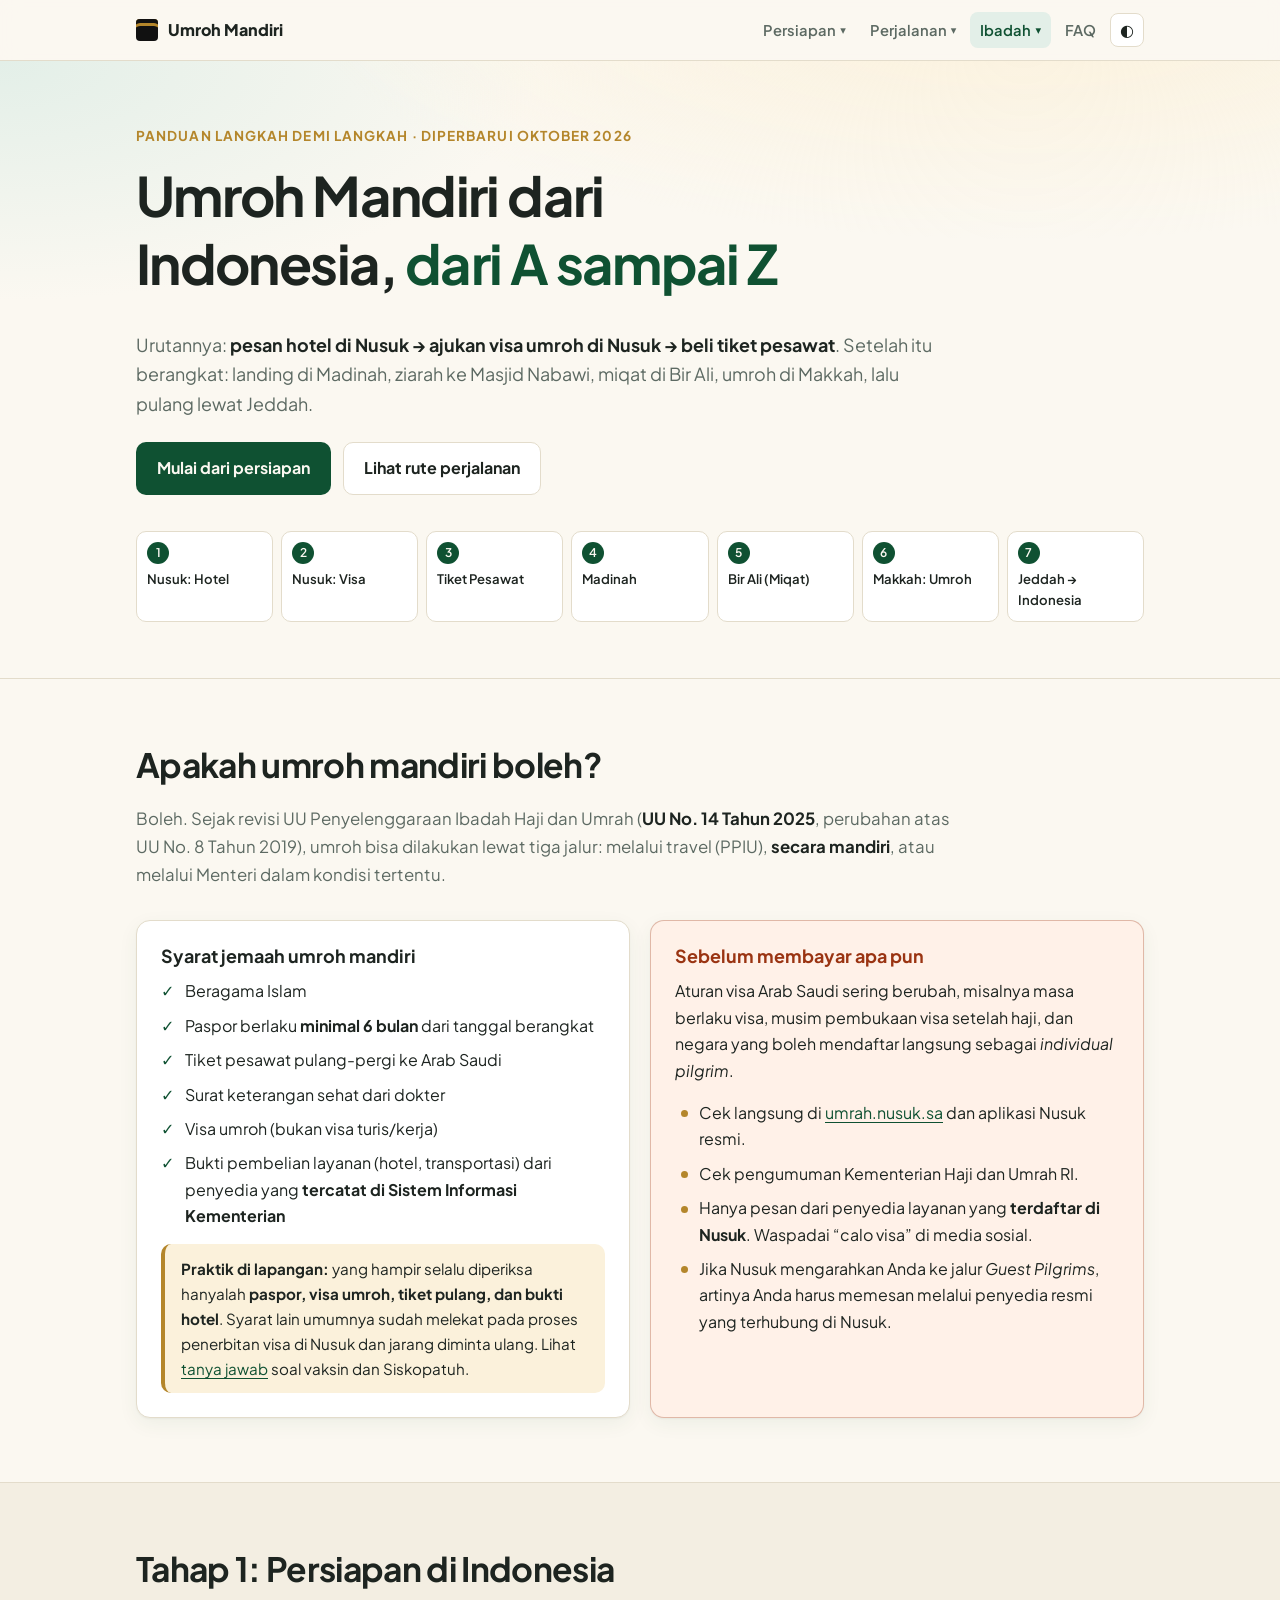
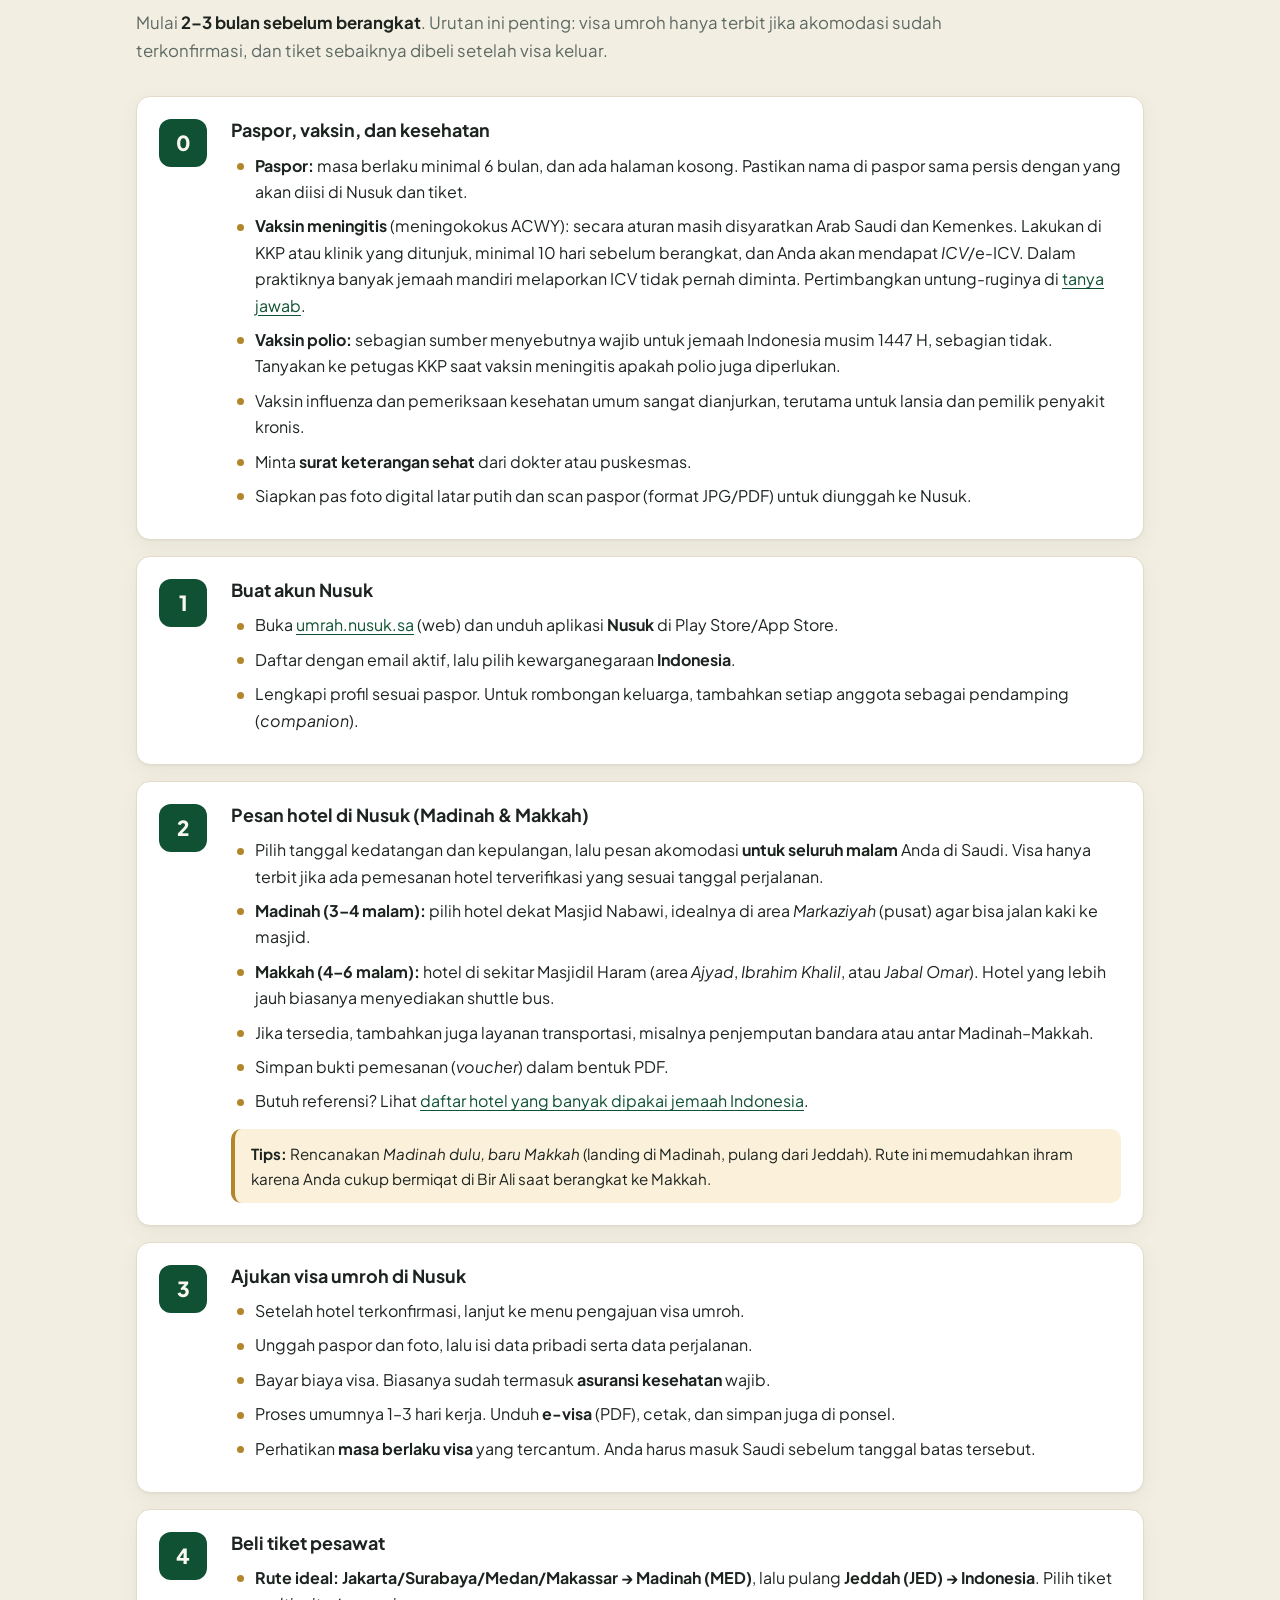
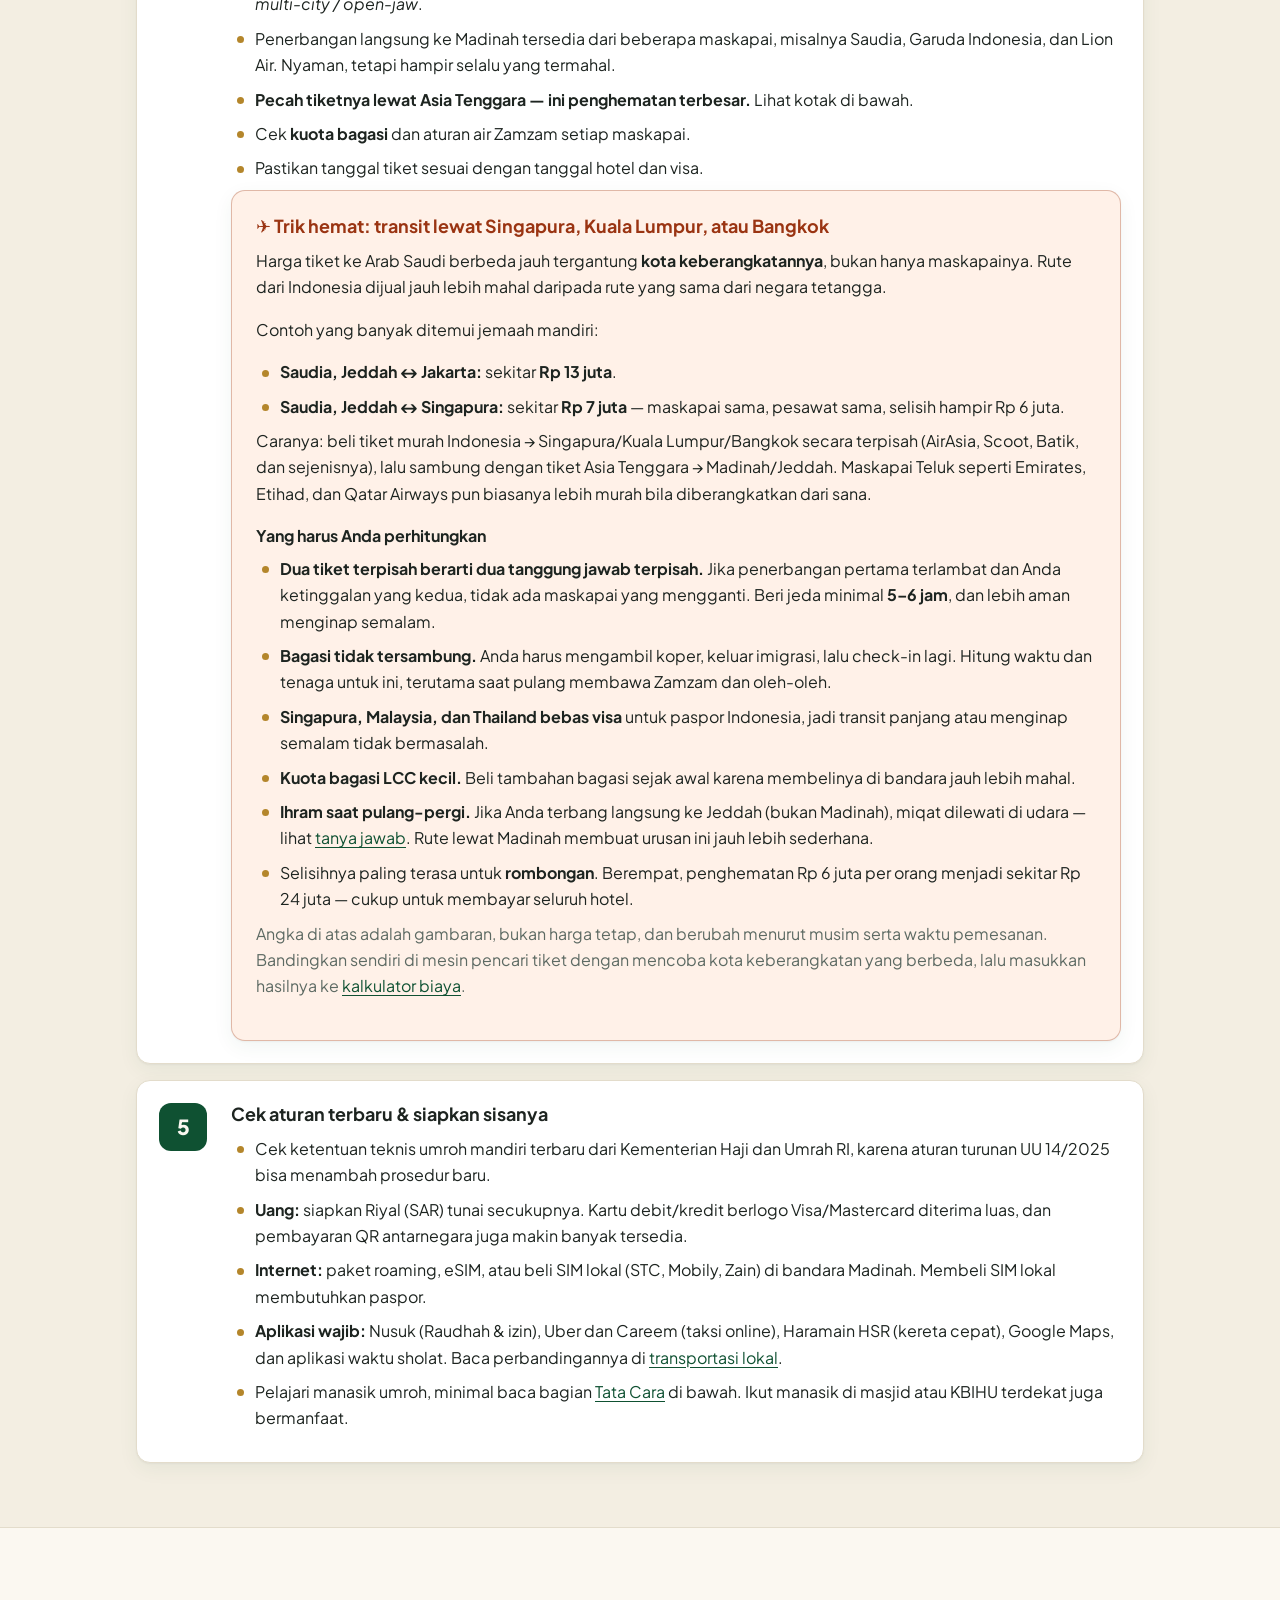
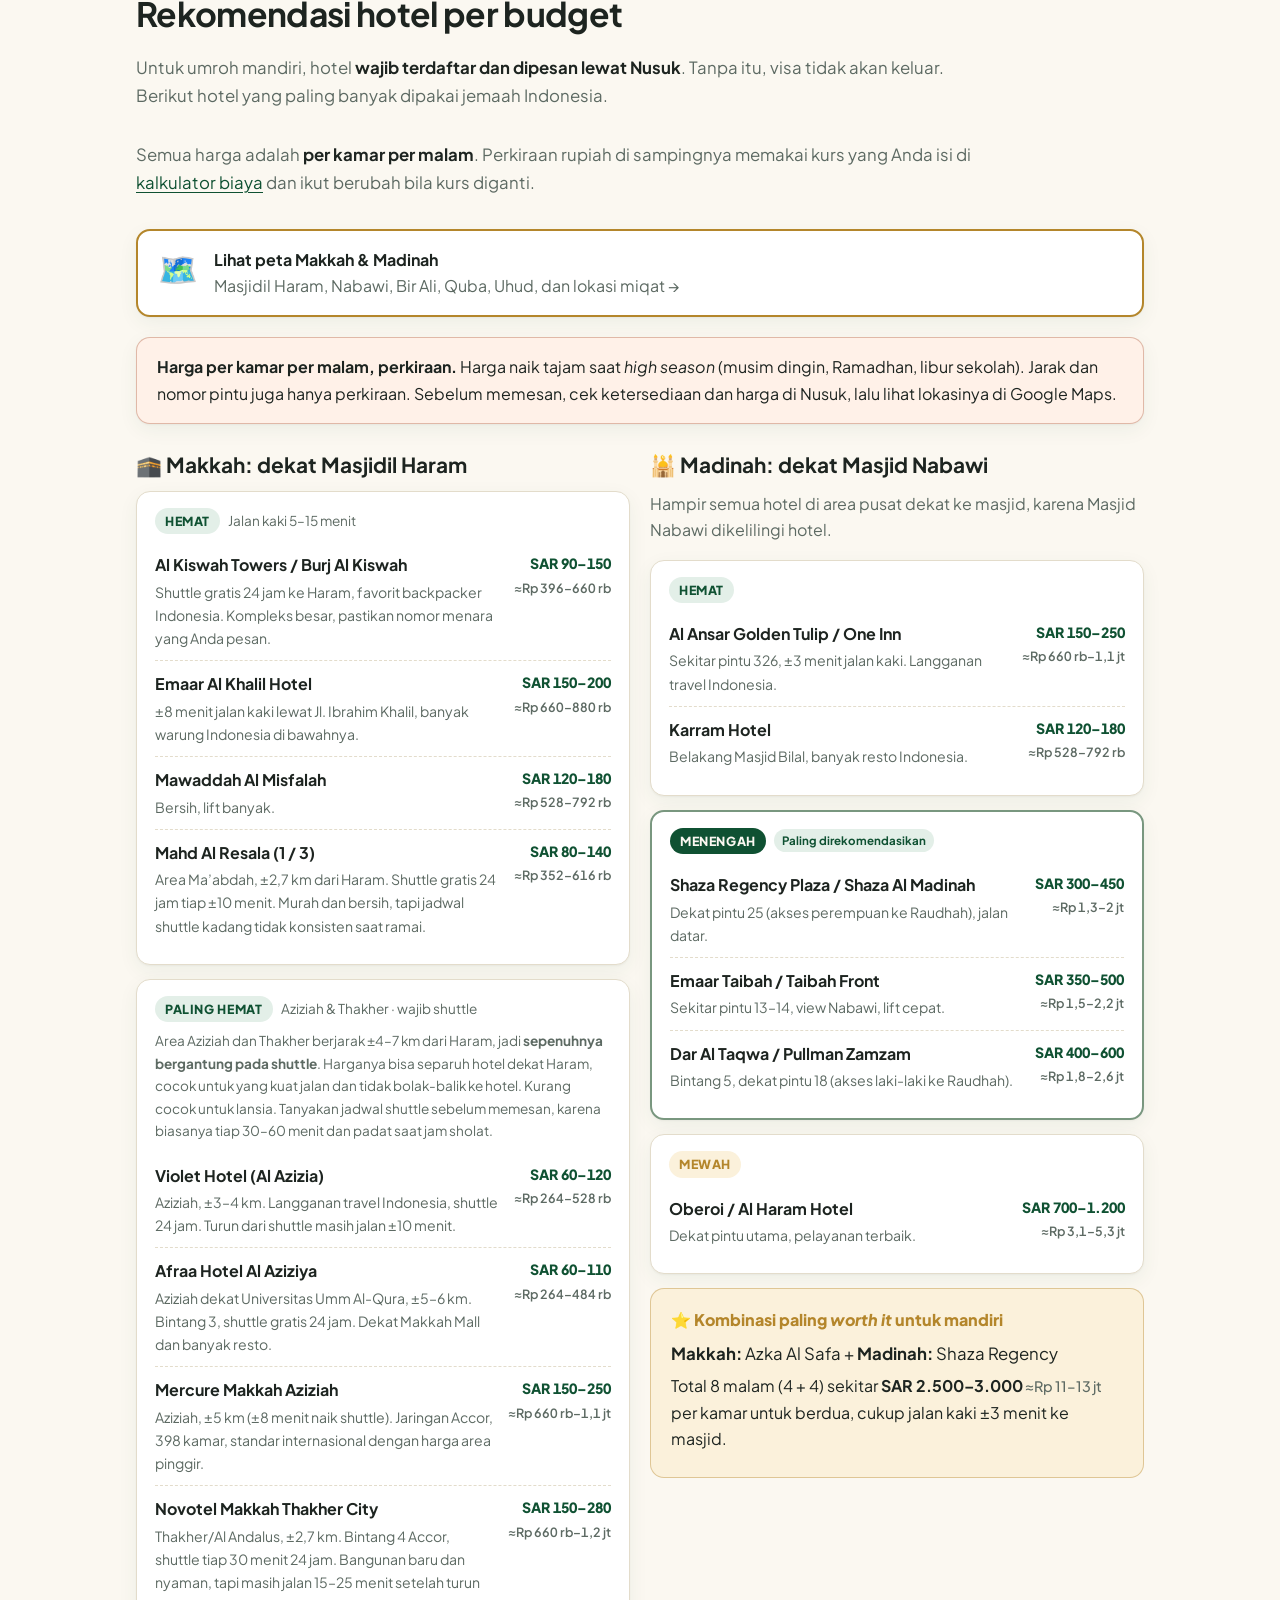
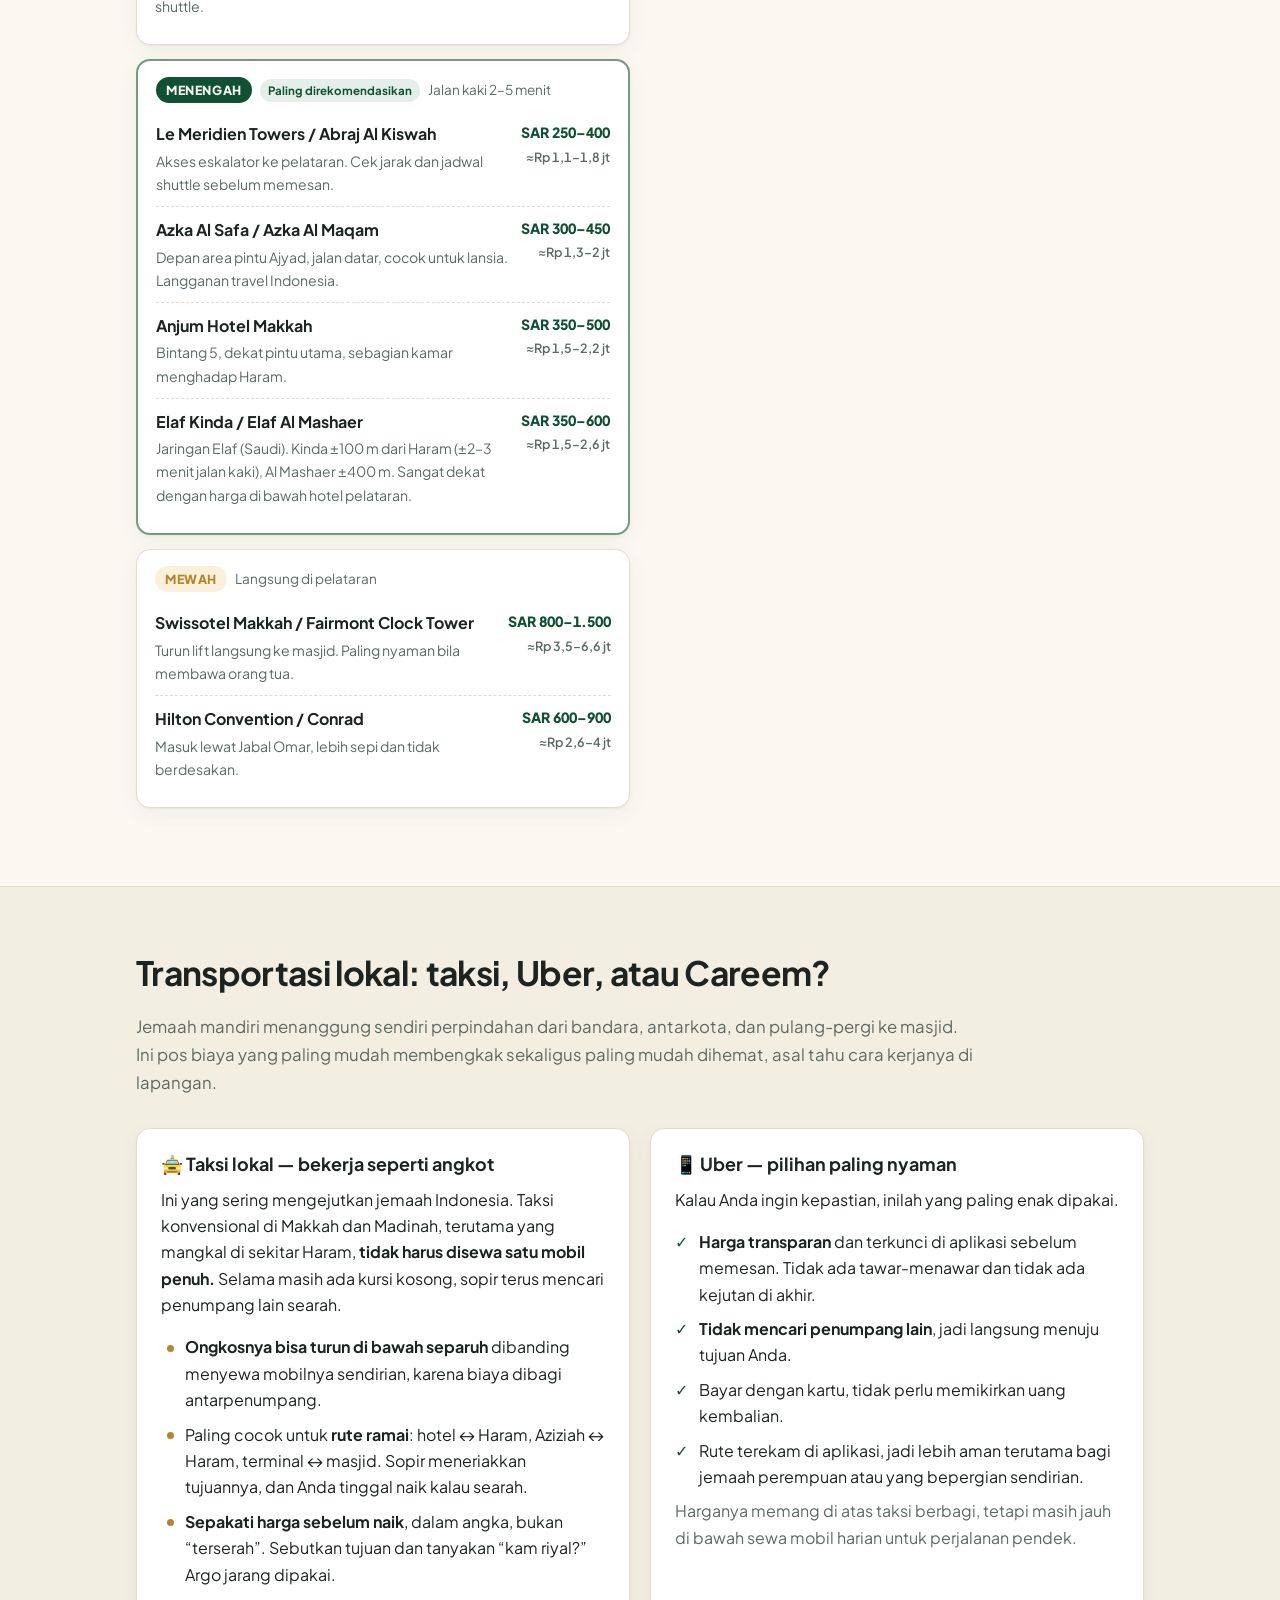
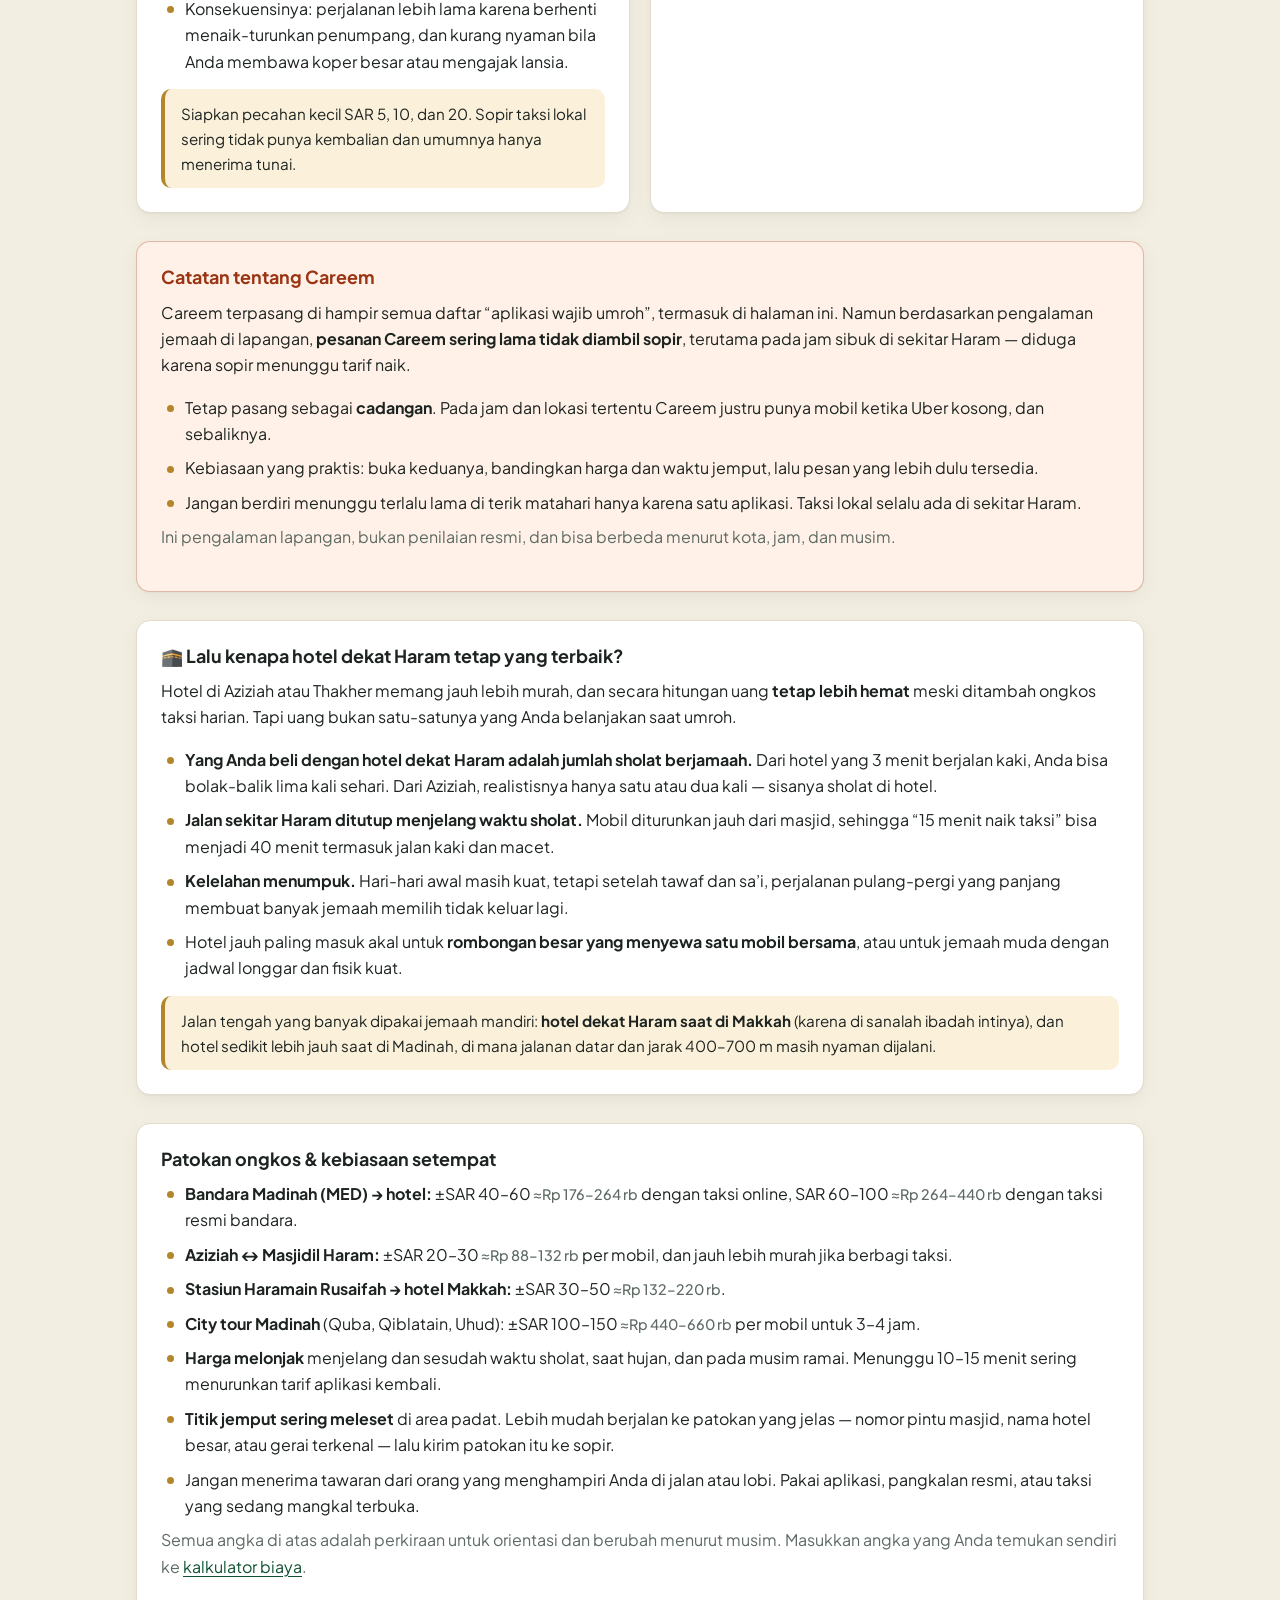
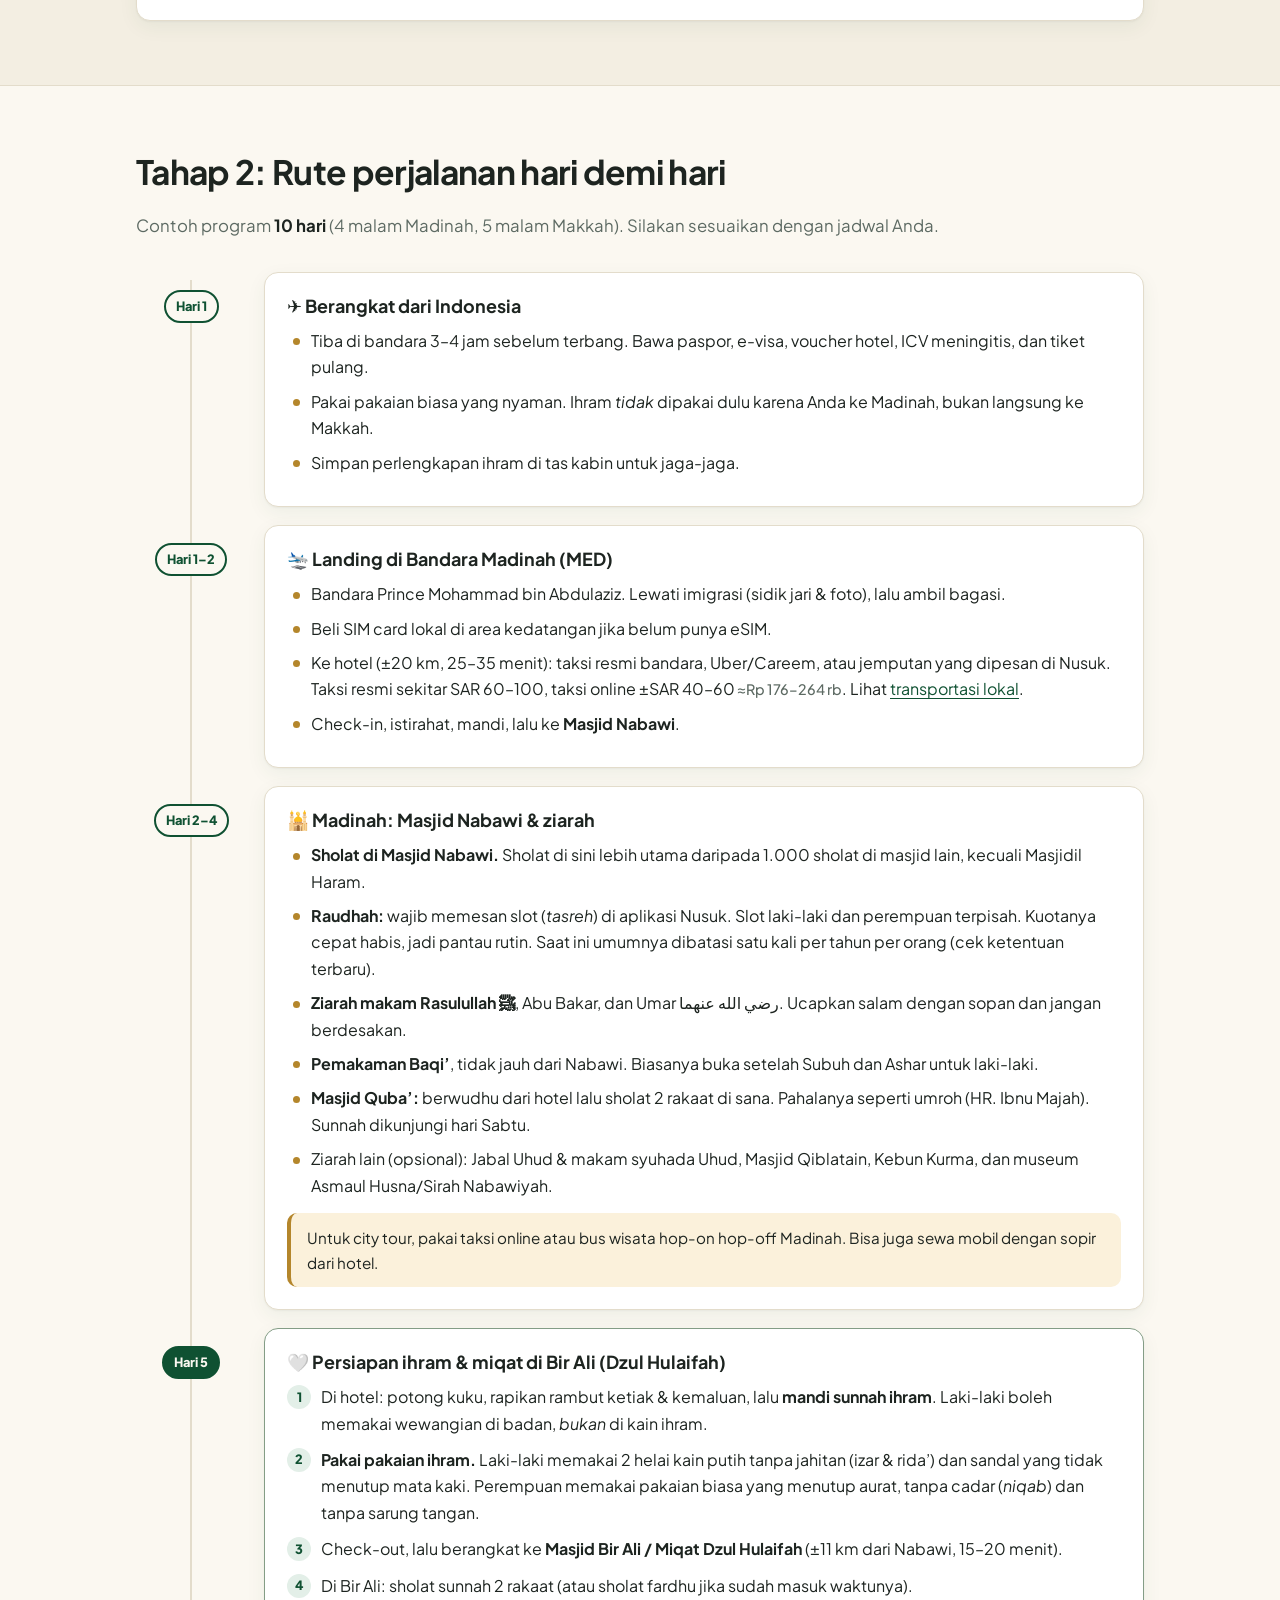
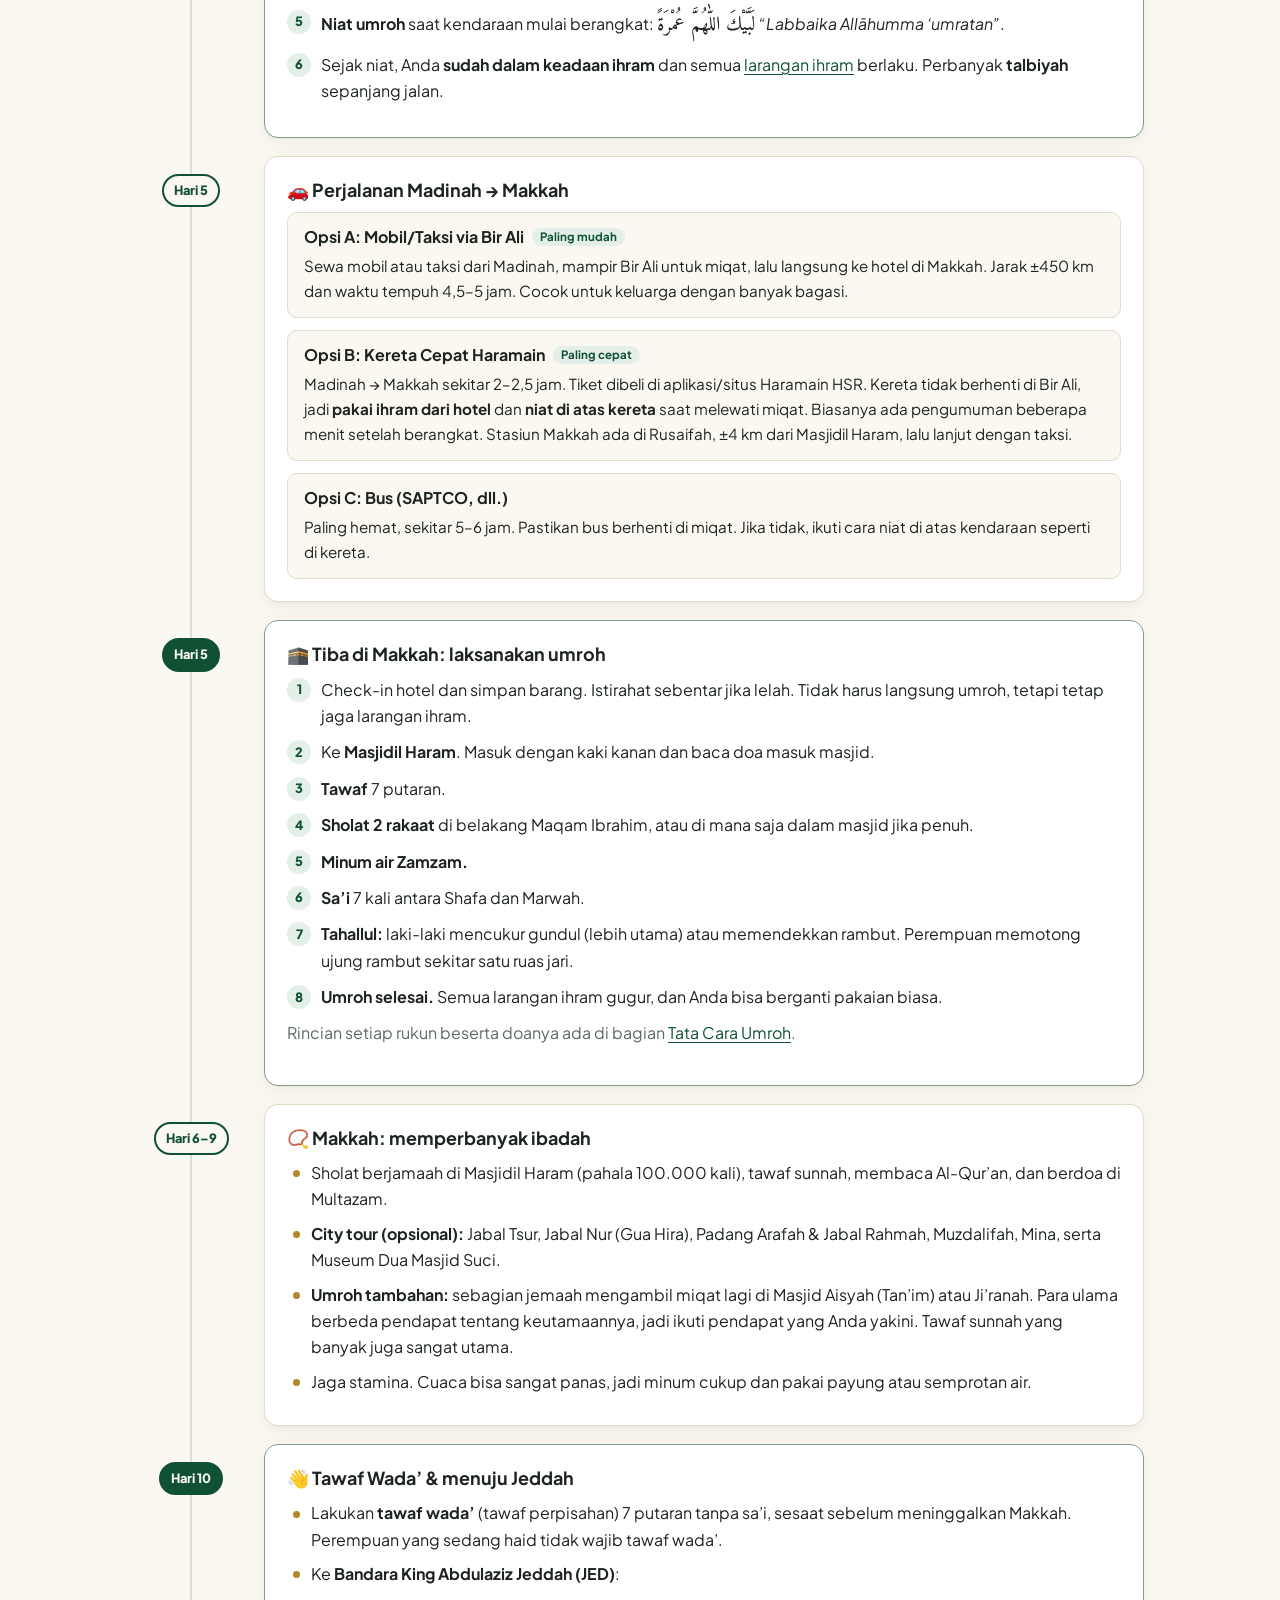
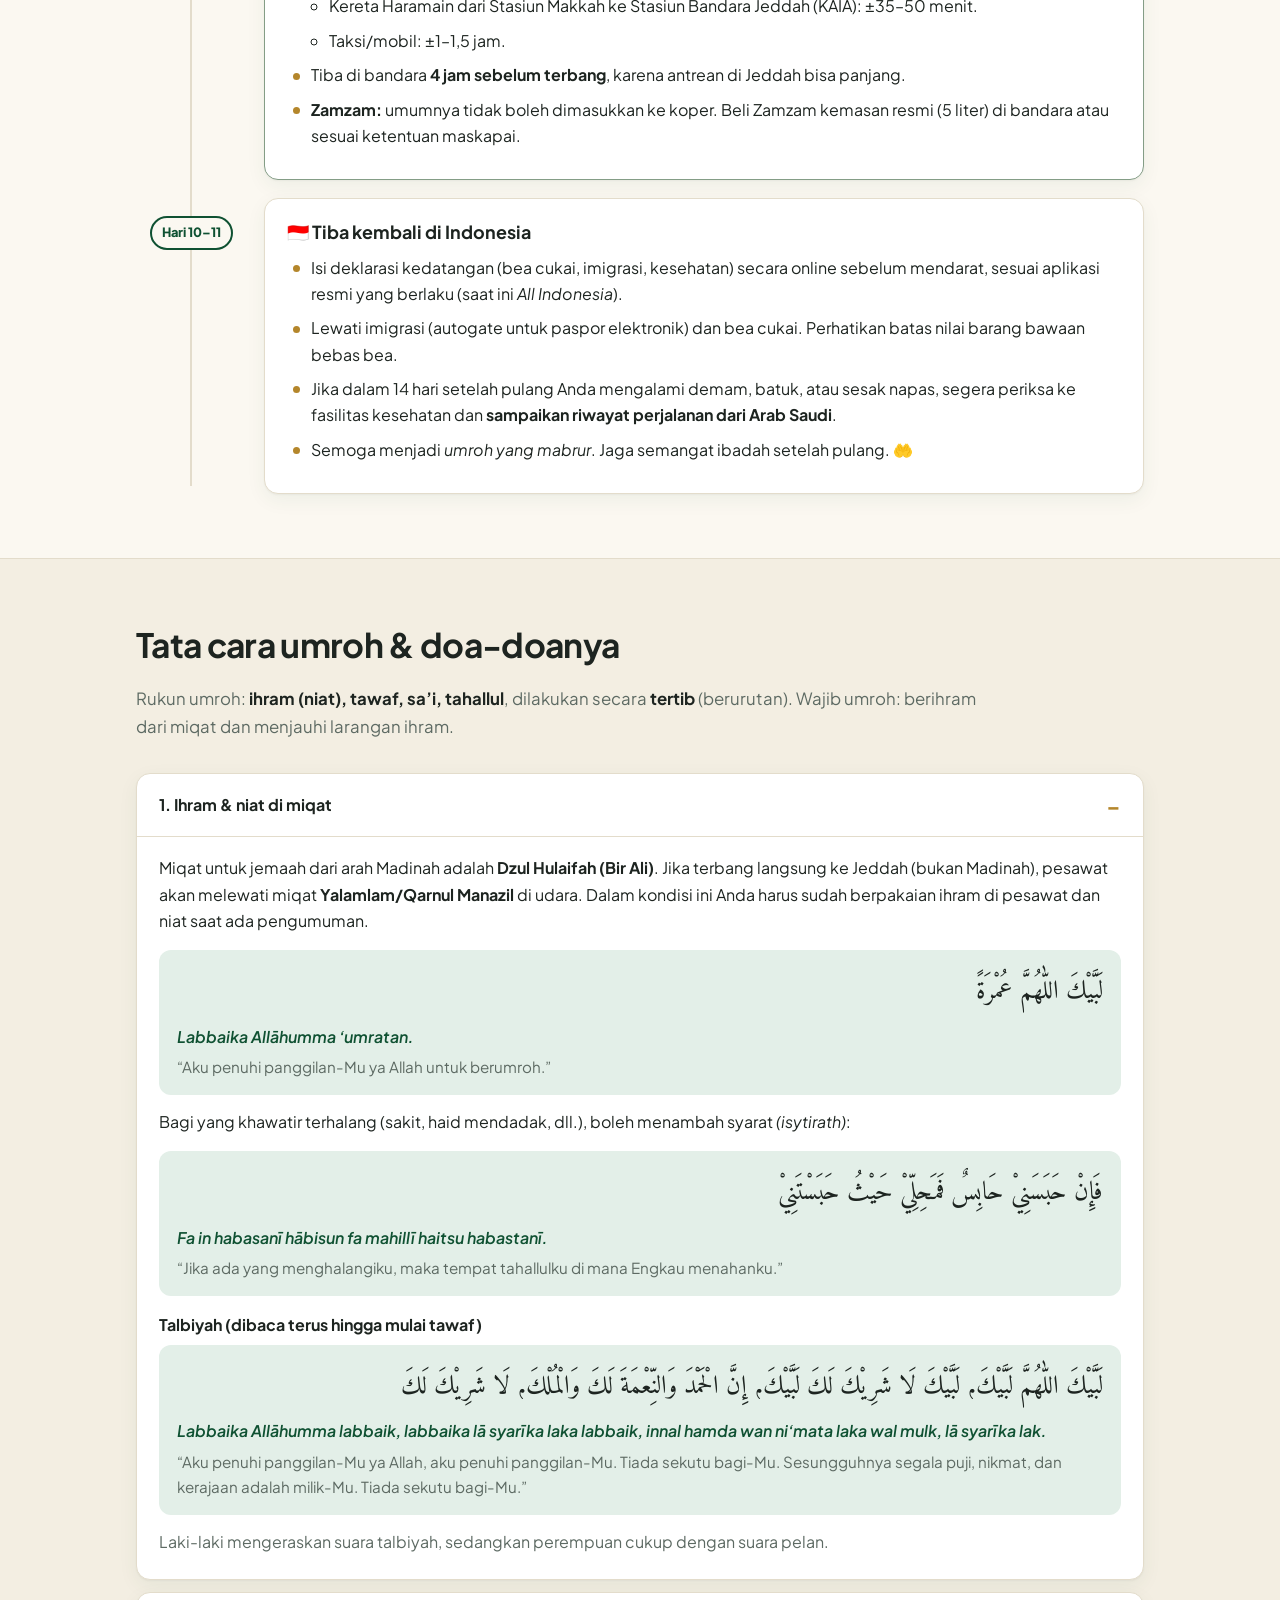
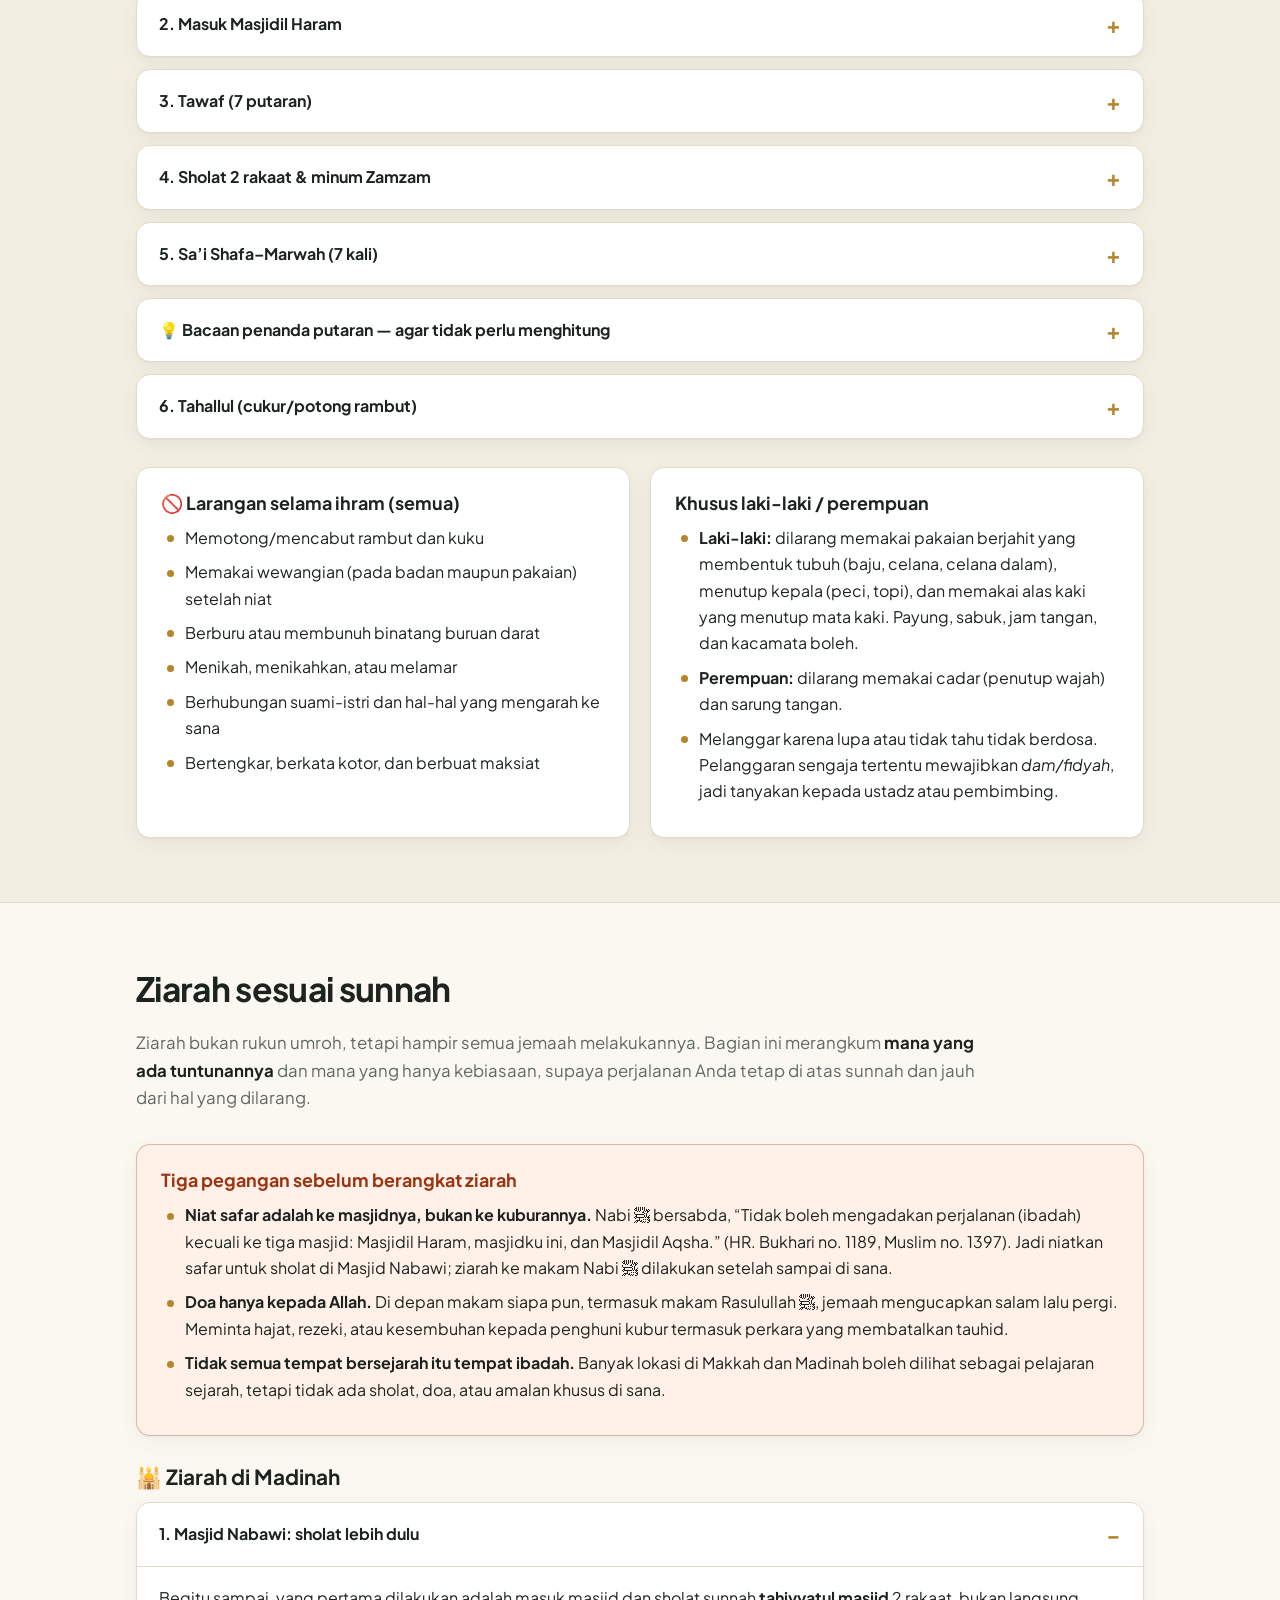
<file: index.html>
<!doctype html>
<html lang="id">
<head>
  <meta charset="utf-8">
  <meta name="viewport" content="width=device-width, initial-scale=1">
  <title>Panduan Umroh Mandiri</title>
  <meta name="description" content="Panduan lengkap umroh mandiri dari Indonesia: pesan hotel & visa lewat Nusuk, tiket pesawat, landing di Madinah, miqat Bir Ali, tata cara umroh di Makkah, hingga pulang ke tanah air.">
  <link rel="preconnect" href="https://fonts.googleapis.com">
  <link rel="preconnect" href="https://fonts.gstatic.com" crossorigin>
  <link href="https://fonts.googleapis.com/css2?family=Amiri:wght@400;700&family=Plus+Jakarta+Sans:wght@400;500;600;700;800&display=swap" rel="stylesheet">
  <link rel="stylesheet" href="style.css?v=20261115b">
  <link rel="icon" href="data:image/svg+xml,<svg xmlns='http://www.w3.org/2000/svg' viewBox='0 0 64 64'><rect width='64' height='64' rx='14' fill='%230f5132'/><rect x='18' y='20' width='28' height='28' fill='%23111'/><rect x='18' y='26' width='28' height='4' fill='%23d4a94a'/></svg>">
</head>
<body>

<header class="topbar">
  <div class="wrap topbar-inner">
    <a href="#top" class="brand">
      <span class="brand-mark" aria-hidden="true"></span>
      Umroh Mandiri
    </a>
    <button class="menu-btn" aria-label="Buka menu" aria-expanded="false" aria-controls="nav">☰</button>
    <nav id="nav" class="nav">
      <div class="nav-group">
        <button type="button" class="nav-top" aria-expanded="false">Persiapan<span class="caret" aria-hidden="true">▾</span></button>
        <div class="nav-menu">
          <a href="#dasar">Syarat &amp; dasar hukum</a>
          <a href="#persiapan">Langkah persiapan</a>
          <a href="#hotel">Rekomendasi hotel</a>
          <a href="#biaya">Kalkulator biaya</a>
          <a href="#checklist">Checklist bawaan</a>
        </div>
      </div>
      <div class="nav-group">
        <button type="button" class="nav-top" aria-expanded="false">Perjalanan<span class="caret" aria-hidden="true">▾</span></button>
        <div class="nav-menu">
          <a href="#perjalanan">Rute hari demi hari</a>
          <a href="#transport">Taksi, Uber &amp; Careem</a>
          <a href="peta.html">Peta Makkah &amp; Madinah</a>
        </div>
      </div>
      <div class="nav-group">
        <button type="button" class="nav-top" aria-expanded="false">Ibadah<span class="caret" aria-hidden="true">▾</span></button>
        <div class="nav-menu">
          <a href="#tatacara">Tata cara umroh</a>
          <a href="#ziarah">Ziarah sesuai sunnah</a>
          <a href="#sholat">Bersuci &amp; sholat</a>
          <a href="quran.html">Al-Qur’an 30 juz</a>
        </div>
      </div>
      <a href="#faq">FAQ</a>
      <button class="theme-btn" aria-label="Ganti tema terang/gelap" title="Ganti tema">◐</button>
    </nav>
  </div>
</header>

<main id="top" data-rp>

  <!-- HERO -->
  <section class="hero">
    <div class="wrap hero-inner">
      <p class="eyebrow">Panduan langkah demi langkah · Diperbarui Oktober 2026</p>
      <h1>Umroh Mandiri dari Indonesia, <span>dari A sampai Z</span></h1>
      <p class="lead">Urutannya: <strong>pesan hotel di Nusuk → ajukan visa umroh di Nusuk → beli tiket pesawat</strong>. Setelah itu berangkat: landing di Madinah, ziarah ke Masjid Nabawi, miqat di Bir Ali, umroh di Makkah, lalu pulang lewat Jeddah.</p>
      <div class="hero-cta">
        <a class="btn btn-primary" href="#persiapan">Mulai dari persiapan</a>
        <a class="btn btn-ghost" href="#perjalanan">Lihat rute perjalanan</a>
      </div>

      <ol class="route" aria-label="Ringkasan rute">
        <li><span>1</span>Nusuk: Hotel</li>
        <li><span>2</span>Nusuk: Visa</li>
        <li><span>3</span>Tiket Pesawat</li>
        <li><span>4</span>Madinah</li>
        <li><span>5</span>Bir Ali (Miqat)</li>
        <li><span>6</span>Makkah: Umroh</li>
        <li><span>7</span>Jeddah → Indonesia</li>
      </ol>
    </div>
  </section>

  <!-- DASAR HUKUM -->
  <section id="dasar" class="section">
    <div class="wrap">
      <h2>Apakah umroh mandiri boleh?</h2>
      <p class="section-lead">Boleh. Sejak revisi UU Penyelenggaraan Ibadah Haji dan Umrah (<strong>UU No. 14 Tahun 2025</strong>, perubahan atas UU No. 8 Tahun 2019), umroh bisa dilakukan lewat tiga jalur: melalui travel (PPIU), <strong>secara mandiri</strong>, atau melalui Menteri dalam kondisi tertentu.</p>

      <div class="grid-2">
        <div class="card">
          <h3>Syarat jemaah umroh mandiri</h3>
          <ul class="ticks">
            <li>Beragama Islam</li>
            <li>Paspor berlaku <strong>minimal 6 bulan</strong> dari tanggal berangkat</li>
            <li>Tiket pesawat pulang-pergi ke Arab Saudi</li>
            <li>Surat keterangan sehat dari dokter</li>
            <li>Visa umroh (bukan visa turis/kerja)</li>
            <li>Bukti pembelian layanan (hotel, transportasi) dari penyedia yang <strong>tercatat di Sistem Informasi Kementerian</strong></li>
          </ul>
          <div class="tip"><strong>Praktik di lapangan:</strong> yang hampir selalu diperiksa hanyalah <strong>paspor, visa umroh, tiket pulang, dan bukti hotel</strong>. Syarat lain umumnya sudah melekat pada proses penerbitan visa di Nusuk dan jarang diminta ulang. Lihat <a href="#faq">tanya jawab</a> soal vaksin dan Siskopatuh.</div>
        </div>
        <div class="card card-warn">
          <h3>Sebelum membayar apa pun</h3>
          <p>Aturan visa Arab Saudi sering berubah, misalnya masa berlaku visa, musim pembukaan visa setelah haji, dan negara yang boleh mendaftar langsung sebagai <em>individual pilgrim</em>.</p>
          <ul class="dots">
            <li>Cek langsung di <a href="https://umrah.nusuk.sa" target="_blank" rel="noopener">umrah.nusuk.sa</a> dan aplikasi Nusuk resmi.</li>
            <li>Cek pengumuman Kementerian Haji dan Umrah RI.</li>
            <li>Hanya pesan dari penyedia layanan yang <strong>terdaftar di Nusuk</strong>. Waspadai “calo visa” di media sosial.</li>
            <li>Jika Nusuk mengarahkan Anda ke jalur <em>Guest Pilgrims</em>, artinya Anda harus memesan melalui penyedia resmi yang terhubung di Nusuk.</li>
          </ul>
        </div>
      </div>
    </div>
  </section>

  <!-- PERSIAPAN -->
  <section id="persiapan" class="section section-alt">
    <div class="wrap">
      <h2>Tahap 1: Persiapan di Indonesia</h2>
      <p class="section-lead">Mulai <strong>2–3 bulan sebelum berangkat</strong>. Urutan ini penting: visa umroh hanya terbit jika akomodasi sudah terkonfirmasi, dan tiket sebaiknya dibeli setelah visa keluar.</p>

      <ol class="steps">
        <li class="step">
          <div class="step-num">0</div>
          <div class="step-body">
            <h3>Paspor, vaksin, dan kesehatan</h3>
            <ul class="dots">
              <li><strong>Paspor:</strong> masa berlaku minimal 6 bulan, dan ada halaman kosong. Pastikan nama di paspor sama persis dengan yang akan diisi di Nusuk dan tiket.</li>
              <li><strong>Vaksin meningitis</strong> (meningokokus ACWY): secara aturan masih disyaratkan Arab Saudi dan Kemenkes. Lakukan di KKP atau klinik yang ditunjuk, minimal 10 hari sebelum berangkat, dan Anda akan mendapat <em>ICV</em>/e-ICV. Dalam praktiknya banyak jemaah mandiri melaporkan ICV tidak pernah diminta. Pertimbangkan untung-ruginya di <a href="#faq">tanya jawab</a>.</li>
              <li><strong>Vaksin polio:</strong> sebagian sumber menyebutnya wajib untuk jemaah Indonesia musim 1447 H, sebagian tidak. Tanyakan ke petugas KKP saat vaksin meningitis apakah polio juga diperlukan.</li>
              <li>Vaksin influenza dan pemeriksaan kesehatan umum sangat dianjurkan, terutama untuk lansia dan pemilik penyakit kronis.</li>
              <li>Minta <strong>surat keterangan sehat</strong> dari dokter atau puskesmas.</li>
              <li>Siapkan pas foto digital latar putih dan scan paspor (format JPG/PDF) untuk diunggah ke Nusuk.</li>
            </ul>
          </div>
        </li>

        <li class="step">
          <div class="step-num">1</div>
          <div class="step-body">
            <h3>Buat akun Nusuk</h3>
            <ul class="dots">
              <li>Buka <a href="https://umrah.nusuk.sa" target="_blank" rel="noopener">umrah.nusuk.sa</a> (web) dan unduh aplikasi <strong>Nusuk</strong> di Play Store/App Store.</li>
              <li>Daftar dengan email aktif, lalu pilih kewarganegaraan <strong>Indonesia</strong>.</li>
              <li>Lengkapi profil sesuai paspor. Untuk rombongan keluarga, tambahkan setiap anggota sebagai pendamping (<em>companion</em>).</li>
            </ul>
          </div>
        </li>

        <li class="step">
          <div class="step-num">2</div>
          <div class="step-body">
            <h3>Pesan hotel di Nusuk (Madinah & Makkah)</h3>
            <ul class="dots">
              <li>Pilih tanggal kedatangan dan kepulangan, lalu pesan akomodasi <strong>untuk seluruh malam</strong> Anda di Saudi. Visa hanya terbit jika ada pemesanan hotel terverifikasi yang sesuai tanggal perjalanan.</li>
              <li><strong>Madinah (3–4 malam):</strong> pilih hotel dekat Masjid Nabawi, idealnya di area <em>Markaziyah</em> (pusat) agar bisa jalan kaki ke masjid.</li>
              <li><strong>Makkah (4–6 malam):</strong> hotel di sekitar Masjidil Haram (area <em>Ajyad</em>, <em>Ibrahim Khalil</em>, atau <em>Jabal Omar</em>). Hotel yang lebih jauh biasanya menyediakan shuttle bus.</li>
              <li>Jika tersedia, tambahkan juga layanan transportasi, misalnya penjemputan bandara atau antar Madinah–Makkah.</li>
              <li>Simpan bukti pemesanan (<em>voucher</em>) dalam bentuk PDF.</li>
              <li>Butuh referensi? Lihat <a href="#hotel">daftar hotel yang banyak dipakai jemaah Indonesia</a>.</li>
            </ul>
            <div class="tip"><strong>Tips:</strong> Rencanakan <em>Madinah dulu, baru Makkah</em> (landing di Madinah, pulang dari Jeddah). Rute ini memudahkan ihram karena Anda cukup bermiqat di Bir Ali saat berangkat ke Makkah.</div>
          </div>
        </li>

        <li class="step">
          <div class="step-num">3</div>
          <div class="step-body">
            <h3>Ajukan visa umroh di Nusuk</h3>
            <ul class="dots">
              <li>Setelah hotel terkonfirmasi, lanjut ke menu pengajuan visa umroh.</li>
              <li>Unggah paspor dan foto, lalu isi data pribadi serta data perjalanan.</li>
              <li>Bayar biaya visa. Biasanya sudah termasuk <strong>asuransi kesehatan</strong> wajib.</li>
              <li>Proses umumnya 1–3 hari kerja. Unduh <strong>e-visa</strong> (PDF), cetak, dan simpan juga di ponsel.</li>
              <li>Perhatikan <strong>masa berlaku visa</strong> yang tercantum. Anda harus masuk Saudi sebelum tanggal batas tersebut.</li>
            </ul>
          </div>
        </li>

        <li class="step">
          <div class="step-num">4</div>
          <div class="step-body">
            <h3>Beli tiket pesawat</h3>
            <ul class="dots">
              <li><strong>Rute ideal: Jakarta/Surabaya/Medan/Makassar → Madinah (MED)</strong>, lalu pulang <strong>Jeddah (JED) → Indonesia</strong>. Pilih tiket <em>multi-city / open-jaw</em>.</li>
              <li>Penerbangan langsung ke Madinah tersedia dari beberapa maskapai, misalnya Saudia, Garuda Indonesia, dan Lion Air. Nyaman, tetapi hampir selalu yang termahal.</li>
              <li><strong>Pecah tiketnya lewat Asia Tenggara — ini penghematan terbesar.</strong> Lihat kotak di bawah.</li>
              <li>Cek <strong>kuota bagasi</strong> dan aturan air Zamzam setiap maskapai.</li>
              <li>Pastikan tanggal tiket sesuai dengan tanggal hotel dan visa.</li>
            </ul>

            <div class="card card-warn">
              <h3>✈️ Trik hemat: transit lewat Singapura, Kuala Lumpur, atau Bangkok</h3>
              <p>Harga tiket ke Arab Saudi berbeda jauh tergantung <strong>kota keberangkatannya</strong>, bukan hanya maskapainya. Rute dari Indonesia dijual jauh lebih mahal daripada rute yang sama dari negara tetangga.</p>
              <p>Contoh yang banyak ditemui jemaah mandiri:</p>
              <ul class="dots">
                <li><strong>Saudia, Jeddah ↔ Jakarta:</strong> sekitar <strong>Rp 13 juta</strong>.</li>
                <li><strong>Saudia, Jeddah ↔ Singapura:</strong> sekitar <strong>Rp 7 juta</strong> — maskapai sama, pesawat sama, selisih hampir Rp 6 juta.</li>
              </ul>
              <p>Caranya: beli tiket murah Indonesia → Singapura/Kuala Lumpur/Bangkok secara terpisah (AirAsia, Scoot, Batik, dan sejenisnya), lalu sambung dengan tiket Asia Tenggara → Madinah/Jeddah. Maskapai Teluk seperti Emirates, Etihad, dan Qatar Airways pun biasanya lebih murah bila diberangkatkan dari sana.</p>
              <h4>Yang harus Anda perhitungkan</h4>
              <ul class="dots">
                <li><strong>Dua tiket terpisah berarti dua tanggung jawab terpisah.</strong> Jika penerbangan pertama terlambat dan Anda ketinggalan yang kedua, tidak ada maskapai yang mengganti. Beri jeda minimal <strong>5–6 jam</strong>, dan lebih aman menginap semalam.</li>
                <li><strong>Bagasi tidak tersambung.</strong> Anda harus mengambil koper, keluar imigrasi, lalu check-in lagi. Hitung waktu dan tenaga untuk ini, terutama saat pulang membawa Zamzam dan oleh-oleh.</li>
                <li><strong>Singapura, Malaysia, dan Thailand bebas visa</strong> untuk paspor Indonesia, jadi transit panjang atau menginap semalam tidak bermasalah.</li>
                <li><strong>Kuota bagasi LCC kecil.</strong> Beli tambahan bagasi sejak awal karena membelinya di bandara jauh lebih mahal.</li>
                <li><strong>Ihram saat pulang-pergi.</strong> Jika Anda terbang langsung ke Jeddah (bukan Madinah), miqat dilewati di udara — lihat <a href="#faq">tanya jawab</a>. Rute lewat Madinah membuat urusan ini jauh lebih sederhana.</li>
                <li>Selisihnya paling terasa untuk <strong>rombongan</strong>. Berempat, penghematan Rp 6 juta per orang menjadi sekitar Rp 24 juta — cukup untuk membayar seluruh hotel.</li>
              </ul>
              <p class="muted">Angka di atas adalah gambaran, bukan harga tetap, dan berubah menurut musim serta waktu pemesanan. Bandingkan sendiri di mesin pencari tiket dengan mencoba kota keberangkatan yang berbeda, lalu masukkan hasilnya ke <a href="#biaya">kalkulator biaya</a>.</p>
            </div>
          </div>
        </li>

        <li class="step">
          <div class="step-num">5</div>
          <div class="step-body">
            <h3>Cek aturan terbaru & siapkan sisanya</h3>
            <ul class="dots">
              <li>Cek ketentuan teknis umroh mandiri terbaru dari Kementerian Haji dan Umrah RI, karena aturan turunan UU 14/2025 bisa menambah prosedur baru.</li>
              <li><strong>Uang:</strong> siapkan Riyal (SAR) tunai secukupnya. Kartu debit/kredit berlogo Visa/Mastercard diterima luas, dan pembayaran QR antarnegara juga makin banyak tersedia.</li>
              <li><strong>Internet:</strong> paket roaming, eSIM, atau beli SIM lokal (STC, Mobily, Zain) di bandara Madinah. Membeli SIM lokal membutuhkan paspor.</li>
              <li><strong>Aplikasi wajib:</strong> Nusuk (Raudhah & izin), Uber dan Careem (taksi online), Haramain HSR (kereta cepat), Google Maps, dan aplikasi waktu sholat. Baca perbandingannya di <a href="#transport">transportasi lokal</a>.</li>
              <li>Pelajari manasik umroh, minimal baca bagian <a href="#tatacara">Tata Cara</a> di bawah. Ikut manasik di masjid atau KBIHU terdekat juga bermanfaat.</li>
            </ul>
          </div>
        </li>
      </ol>
    </div>
  </section>

  <!-- HOTEL -->
  <section id="hotel" class="section">
    <div class="wrap">
      <h2>Rekomendasi hotel per budget</h2>
      <p class="section-lead">Untuk umroh mandiri, hotel <strong>wajib terdaftar dan dipesan lewat Nusuk</strong>. Tanpa itu, visa tidak akan keluar. Berikut hotel yang paling banyak dipakai jemaah Indonesia.</p>
      <p class="section-lead small muted">Semua harga adalah <strong>per kamar per malam</strong>. Perkiraan rupiah di sampingnya memakai kurs yang Anda isi di <a href="#biaya">kalkulator biaya</a> dan ikut berubah bila kurs diganti.</p>

      <a class="q-cta" href="peta.html">
        <span class="q-cta-ar" aria-hidden="true">🗺️</span>
        <span><strong>Lihat peta Makkah &amp; Madinah</strong><br><span class="muted">Masjidil Haram, Nabawi, Bir Ali, Quba, Uhud, dan lokasi miqat →</span></span>
      </a>

      <div class="card card-warn hotel-note">
        <p><strong>Harga per kamar per malam, perkiraan.</strong> Harga naik tajam saat <em>high season</em> (musim dingin, Ramadhan, libur sekolah). Jarak dan nomor pintu juga hanya perkiraan. Sebelum memesan, cek ketersediaan dan harga di Nusuk, lalu lihat lokasinya di Google Maps.</p>
      </div>

      <div class="grid-2 hotel-cols">
        <div>
          <h3 class="city">🕋 Makkah: dekat Masjidil Haram</h3>

          <div class="tier">
            <div class="tier-head"><span class="tier-tag tag-hemat">Hemat</span><span class="muted">Jalan kaki 5–15 menit</span></div>
            <ul class="hotels">
              <li><div><strong>Al Kiswah Towers / Burj Al Kiswah</strong><p>Shuttle gratis 24 jam ke Haram, favorit backpacker Indonesia. Kompleks besar, pastikan nomor menara yang Anda pesan.</p></div><span class="price">SAR 90–150</span></li>
              <li><div><strong>Emaar Al Khalil Hotel</strong><p>±8 menit jalan kaki lewat Jl. Ibrahim Khalil, banyak warung Indonesia di bawahnya.</p></div><span class="price">SAR 150–200</span></li>
              <li><div><strong>Mawaddah Al Misfalah</strong><p>Bersih, lift banyak.</p></div><span class="price">SAR 120–180</span></li>
              <li><div><strong>Mahd Al Resala (1 / 3)</strong><p>Area Ma’abdah, ±2,7 km dari Haram. Shuttle gratis 24 jam tiap ±10 menit. Murah dan bersih, tapi jadwal shuttle kadang tidak konsisten saat ramai.</p></div><span class="price">SAR 80–140</span></li>
            </ul>
          </div>

          <div class="tier">
            <div class="tier-head"><span class="tier-tag tag-hemat">Paling hemat</span><span class="muted">Aziziah & Thakher · wajib shuttle</span></div>
            <p class="muted small tier-note">Area Aziziah dan Thakher berjarak ±4–7 km dari Haram, jadi <strong>sepenuhnya bergantung pada shuttle</strong>. Harganya bisa separuh hotel dekat Haram, cocok untuk yang kuat jalan dan tidak bolak-balik ke hotel. Kurang cocok untuk lansia. Tanyakan jadwal shuttle sebelum memesan, karena biasanya tiap 30–60 menit dan padat saat jam sholat.</p>
            <ul class="hotels">
              <li><div><strong>Violet Hotel (Al Azizia)</strong><p>Aziziah, ±3–4 km. Langganan travel Indonesia, shuttle 24 jam. Turun dari shuttle masih jalan ±10 menit.</p></div><span class="price">SAR 60–120</span></li>
              <li><div><strong>Afraa Hotel Al Aziziya</strong><p>Aziziah dekat Universitas Umm Al-Qura, ±5–6 km. Bintang 3, shuttle gratis 24 jam. Dekat Makkah Mall dan banyak resto.</p></div><span class="price">SAR 60–110</span></li>
              <li><div><strong>Mercure Makkah Aziziah</strong><p>Aziziah, ±5 km (±8 menit naik shuttle). Jaringan Accor, 398 kamar, standar internasional dengan harga area pinggir.</p></div><span class="price">SAR 150–250</span></li>
              <li><div><strong>Novotel Makkah Thakher City</strong><p>Thakher/Al Andalus, ±2,7 km. Bintang 4 Accor, shuttle tiap 30 menit 24 jam. Bangunan baru dan nyaman, tapi masih jalan 15–25 menit setelah turun shuttle.</p></div><span class="price">SAR 150–280</span></li>
            </ul>
          </div>

          <div class="tier tier-rec">
            <div class="tier-head"><span class="tier-tag tag-menengah">Menengah</span><span class="badge">Paling direkomendasikan</span><span class="muted">Jalan kaki 2–5 menit</span></div>
            <ul class="hotels">
              <li><div><strong>Le Meridien Towers / Abraj Al Kiswah</strong><p>Akses eskalator ke pelataran. Cek jarak dan jadwal shuttle sebelum memesan.</p></div><span class="price">SAR 250–400</span></li>
              <li><div><strong>Azka Al Safa / Azka Al Maqam</strong><p>Depan area pintu Ajyad, jalan datar, cocok untuk lansia. Langganan travel Indonesia.</p></div><span class="price">SAR 300–450</span></li>
              <li><div><strong>Anjum Hotel Makkah</strong><p>Bintang 5, dekat pintu utama, sebagian kamar menghadap Haram.</p></div><span class="price">SAR 350–500</span></li>
              <li><div><strong>Elaf Kinda / Elaf Al Mashaer</strong><p>Jaringan Elaf (Saudi). Kinda ±100 m dari Haram (±2–3 menit jalan kaki), Al Mashaer ±400 m. Sangat dekat dengan harga di bawah hotel pelataran.</p></div><span class="price">SAR 350–600</span></li>
            </ul>
          </div>

          <div class="tier">
            <div class="tier-head"><span class="tier-tag tag-mewah">Mewah</span><span class="muted">Langsung di pelataran</span></div>
            <ul class="hotels">
              <li><div><strong>Swissotel Makkah / Fairmont Clock Tower</strong><p>Turun lift langsung ke masjid. Paling nyaman bila membawa orang tua.</p></div><span class="price">SAR 800–1.500</span></li>
              <li><div><strong>Hilton Convention / Conrad</strong><p>Masuk lewat Jabal Omar, lebih sepi dan tidak berdesakan.</p></div><span class="price">SAR 600–900</span></li>
            </ul>
          </div>
        </div>

        <div>
          <h3 class="city">🕌 Madinah: dekat Masjid Nabawi</h3>
          <p class="muted">Hampir semua hotel di area pusat dekat ke masjid, karena Masjid Nabawi dikelilingi hotel.</p>

          <div class="tier">
            <div class="tier-head"><span class="tier-tag tag-hemat">Hemat</span></div>
            <ul class="hotels">
              <li><div><strong>Al Ansar Golden Tulip / One Inn</strong><p>Sekitar pintu 326, ±3 menit jalan kaki. Langganan travel Indonesia.</p></div><span class="price">SAR 150–250</span></li>
              <li><div><strong>Karram Hotel</strong><p>Belakang Masjid Bilal, banyak resto Indonesia.</p></div><span class="price">SAR 120–180</span></li>
            </ul>
          </div>

          <div class="tier tier-rec">
            <div class="tier-head"><span class="tier-tag tag-menengah">Menengah</span><span class="badge">Paling direkomendasikan</span></div>
            <ul class="hotels">
              <li><div><strong>Shaza Regency Plaza / Shaza Al Madinah</strong><p>Dekat pintu 25 (akses perempuan ke Raudhah), jalan datar.</p></div><span class="price">SAR 300–450</span></li>
              <li><div><strong>Emaar Taibah / Taibah Front</strong><p>Sekitar pintu 13–14, view Nabawi, lift cepat.</p></div><span class="price">SAR 350–500</span></li>
              <li><div><strong>Dar Al Taqwa / Pullman Zamzam</strong><p>Bintang 5, dekat pintu 18 (akses laki-laki ke Raudhah).</p></div><span class="price">SAR 400–600</span></li>
            </ul>
          </div>

          <div class="tier">
            <div class="tier-head"><span class="tier-tag tag-mewah">Mewah</span></div>
            <ul class="hotels">
              <li><div><strong>Oberoi / Al Haram Hotel</strong><p>Dekat pintu utama, pelayanan terbaik.</p></div><span class="price">SAR 700–1.200</span></li>
            </ul>
          </div>

          <div class="worth">
            <p class="worth-label">⭐ Kombinasi paling <em>worth it</em> untuk mandiri</p>
            <p class="worth-combo"><strong>Makkah:</strong> Azka Al Safa + <strong>Madinah:</strong> Shaza Regency</p>
            <p>Total 8 malam (4 + 4) sekitar <strong>SAR 2.500–3.000</strong> per kamar untuk berdua, cukup jalan kaki ±3 menit ke masjid.</p>
          </div>
        </div>
      </div>
    </div>
  </section>

  <!-- TRANSPORTASI -->
  <section id="transport" class="section section-alt">
    <div class="wrap">
      <h2>Transportasi lokal: taksi, Uber, atau Careem?</h2>
      <p class="section-lead">Jemaah mandiri menanggung sendiri perpindahan dari bandara, antarkota, dan pulang-pergi ke masjid. Ini pos biaya yang paling mudah membengkak sekaligus paling mudah dihemat, asal tahu cara kerjanya di lapangan.</p>

      <div class="grid-2">
        <div class="card">
          <h3>🚖 Taksi lokal — bekerja seperti angkot</h3>
          <p>Ini yang sering mengejutkan jemaah Indonesia. Taksi konvensional di Makkah dan Madinah, terutama yang mangkal di sekitar Haram, <strong>tidak harus disewa satu mobil penuh.</strong> Selama masih ada kursi kosong, sopir terus mencari penumpang lain searah.</p>
          <ul class="dots">
            <li><strong>Ongkosnya bisa turun di bawah separuh</strong> dibanding menyewa mobilnya sendirian, karena biaya dibagi antarpenumpang.</li>
            <li>Paling cocok untuk <strong>rute ramai</strong>: hotel ↔ Haram, Aziziah ↔ Haram, terminal ↔ masjid. Sopir meneriakkan tujuannya, dan Anda tinggal naik kalau searah.</li>
            <li><strong>Sepakati harga sebelum naik</strong>, dalam angka, bukan “terserah”. Sebutkan tujuan dan tanyakan “kam riyal?” Argo jarang dipakai.</li>
            <li>Konsekuensinya: perjalanan lebih lama karena berhenti menaik-turunkan penumpang, dan kurang nyaman bila Anda membawa koper besar atau mengajak lansia.</li>
          </ul>
          <div class="tip">Siapkan pecahan kecil SAR 5, 10, dan 20. Sopir taksi lokal sering tidak punya kembalian dan umumnya hanya menerima tunai.</div>
        </div>

        <div class="card">
          <h3>📱 Uber — pilihan paling nyaman</h3>
          <p>Kalau Anda ingin kepastian, inilah yang paling enak dipakai.</p>
          <ul class="ticks">
            <li><strong>Harga transparan</strong> dan terkunci di aplikasi sebelum memesan. Tidak ada tawar-menawar dan tidak ada kejutan di akhir.</li>
            <li><strong>Tidak mencari penumpang lain</strong>, jadi langsung menuju tujuan Anda.</li>
            <li>Bayar dengan kartu, tidak perlu memikirkan uang kembalian.</li>
            <li>Rute terekam di aplikasi, jadi lebih aman terutama bagi jemaah perempuan atau yang bepergian sendirian.</li>
          </ul>
          <p class="muted">Harganya memang di atas taksi berbagi, tetapi masih jauh di bawah sewa mobil harian untuk perjalanan pendek.</p>
        </div>
      </div>

      <div class="card card-warn mt">
        <h3>Catatan tentang Careem</h3>
        <p>Careem terpasang di hampir semua daftar “aplikasi wajib umroh”, termasuk di halaman ini. Namun berdasarkan pengalaman jemaah di lapangan, <strong>pesanan Careem sering lama tidak diambil sopir</strong>, terutama pada jam sibuk di sekitar Haram — diduga karena sopir menunggu tarif naik.</p>
        <ul class="dots">
          <li>Tetap pasang sebagai <strong>cadangan</strong>. Pada jam dan lokasi tertentu Careem justru punya mobil ketika Uber kosong, dan sebaliknya.</li>
          <li>Kebiasaan yang praktis: buka keduanya, bandingkan harga dan waktu jemput, lalu pesan yang lebih dulu tersedia.</li>
          <li>Jangan berdiri menunggu terlalu lama di terik matahari hanya karena satu aplikasi. Taksi lokal selalu ada di sekitar Haram.</li>
        </ul>
        <p class="muted">Ini pengalaman lapangan, bukan penilaian resmi, dan bisa berbeda menurut kota, jam, dan musim.</p>
      </div>

      <div class="card mt">
        <h3>🕋 Lalu kenapa hotel dekat Haram tetap yang terbaik?</h3>
        <p>Hotel di Aziziah atau Thakher memang jauh lebih murah, dan secara hitungan uang <strong>tetap lebih hemat</strong> meski ditambah ongkos taksi harian. Tapi uang bukan satu-satunya yang Anda belanjakan saat umroh.</p>
        <ul class="dots">
          <li><strong>Yang Anda beli dengan hotel dekat Haram adalah jumlah sholat berjamaah.</strong> Dari hotel yang 3 menit berjalan kaki, Anda bisa bolak-balik lima kali sehari. Dari Aziziah, realistisnya hanya satu atau dua kali — sisanya sholat di hotel.</li>
          <li><strong>Jalan sekitar Haram ditutup menjelang waktu sholat.</strong> Mobil diturunkan jauh dari masjid, sehingga “15 menit naik taksi” bisa menjadi 40 menit termasuk jalan kaki dan macet.</li>
          <li><strong>Kelelahan menumpuk.</strong> Hari-hari awal masih kuat, tetapi setelah tawaf dan sa’i, perjalanan pulang-pergi yang panjang membuat banyak jemaah memilih tidak keluar lagi.</li>
          <li>Hotel jauh paling masuk akal untuk <strong>rombongan besar yang menyewa satu mobil bersama</strong>, atau untuk jemaah muda dengan jadwal longgar dan fisik kuat.</li>
        </ul>
        <div class="tip">Jalan tengah yang banyak dipakai jemaah mandiri: <strong>hotel dekat Haram saat di Makkah</strong> (karena di sanalah ibadah intinya), dan hotel sedikit lebih jauh saat di Madinah, di mana jalanan datar dan jarak 400–700 m masih nyaman dijalani.</div>
      </div>

      <div class="card mt">
        <h3>Patokan ongkos &amp; kebiasaan setempat</h3>
        <ul class="dots">
          <li><strong>Bandara Madinah (MED) → hotel:</strong> ±SAR 40–60 dengan taksi online, SAR 60–100 dengan taksi resmi bandara.</li>
          <li><strong>Aziziah ↔ Masjidil Haram:</strong> ±SAR 20–30 per mobil, dan jauh lebih murah jika berbagi taksi.</li>
          <li><strong>Stasiun Haramain Rusaifah → hotel Makkah:</strong> ±SAR 30–50.</li>
          <li><strong>City tour Madinah</strong> (Quba, Qiblatain, Uhud): ±SAR 100–150 per mobil untuk 3–4 jam.</li>
          <li><strong>Harga melonjak</strong> menjelang dan sesudah waktu sholat, saat hujan, dan pada musim ramai. Menunggu 10–15 menit sering menurunkan tarif aplikasi kembali.</li>
          <li><strong>Titik jemput sering meleset</strong> di area padat. Lebih mudah berjalan ke patokan yang jelas — nomor pintu masjid, nama hotel besar, atau gerai terkenal — lalu kirim patokan itu ke sopir.</li>
          <li>Jangan menerima tawaran dari orang yang menghampiri Anda di jalan atau lobi. Pakai aplikasi, pangkalan resmi, atau taksi yang sedang mangkal terbuka.</li>
        </ul>
        <p class="muted">Semua angka di atas adalah perkiraan untuk orientasi dan berubah menurut musim. Masukkan angka yang Anda temukan sendiri ke <a href="#biaya">kalkulator biaya</a>.</p>
      </div>
    </div>
  </section>

  <!-- PERJALANAN -->
  <section id="perjalanan" class="section">
    <div class="wrap">
      <h2>Tahap 2: Rute perjalanan hari demi hari</h2>
      <p class="section-lead">Contoh program <strong>10 hari</strong> (4 malam Madinah, 5 malam Makkah). Silakan sesuaikan dengan jadwal Anda.</p>

      <div class="timeline">

        <article class="tl-item">
          <div class="tl-day">Hari 1</div>
          <div class="tl-card">
            <h3>✈️ Berangkat dari Indonesia</h3>
            <ul class="dots">
              <li>Tiba di bandara 3–4 jam sebelum terbang. Bawa paspor, e-visa, voucher hotel, ICV meningitis, dan tiket pulang.</li>
              <li>Pakai pakaian biasa yang nyaman. Ihram <em>tidak</em> dipakai dulu karena Anda ke Madinah, bukan langsung ke Makkah.</li>
              <li>Simpan perlengkapan ihram di tas kabin untuk jaga-jaga.</li>
            </ul>
          </div>
        </article>

        <article class="tl-item">
          <div class="tl-day">Hari 1–2</div>
          <div class="tl-card">
            <h3>🛬 Landing di Bandara Madinah (MED)</h3>
            <ul class="dots">
              <li>Bandara Prince Mohammad bin Abdulaziz. Lewati imigrasi (sidik jari & foto), lalu ambil bagasi.</li>
              <li>Beli SIM card lokal di area kedatangan jika belum punya eSIM.</li>
              <li>Ke hotel (±20 km, 25–35 menit): taksi resmi bandara, Uber/Careem, atau jemputan yang dipesan di Nusuk. Taksi resmi sekitar SAR 60–100, taksi online ±SAR 40–60. Lihat <a href="#transport">transportasi lokal</a>.</li>
              <li>Check-in, istirahat, mandi, lalu ke <strong>Masjid Nabawi</strong>.</li>
            </ul>
          </div>
        </article>

        <article class="tl-item">
          <div class="tl-day">Hari 2–4</div>
          <div class="tl-card">
            <h3>🕌 Madinah: Masjid Nabawi & ziarah</h3>
            <ul class="dots">
              <li><strong>Sholat di Masjid Nabawi.</strong> Sholat di sini lebih utama daripada 1.000 sholat di masjid lain, kecuali Masjidil Haram.</li>
              <li><strong>Raudhah:</strong> wajib memesan slot (<em>tasreh</em>) di aplikasi Nusuk. Slot laki-laki dan perempuan terpisah. Kuotanya cepat habis, jadi pantau rutin. Saat ini umumnya dibatasi satu kali per tahun per orang (cek ketentuan terbaru).</li>
              <li><strong>Ziarah makam Rasulullah ﷺ</strong>, Abu Bakar, dan Umar رضي الله عنهما. Ucapkan salam dengan sopan dan jangan berdesakan.</li>
              <li><strong>Pemakaman Baqi’</strong>, tidak jauh dari Nabawi. Biasanya buka setelah Subuh dan Ashar untuk laki-laki.</li>
              <li><strong>Masjid Quba’:</strong> berwudhu dari hotel lalu sholat 2 rakaat di sana. Pahalanya seperti umroh (HR. Ibnu Majah). Sunnah dikunjungi hari Sabtu.</li>
              <li>Ziarah lain (opsional): Jabal Uhud & makam syuhada Uhud, Masjid Qiblatain, Kebun Kurma, dan museum Asmaul Husna/Sirah Nabawiyah.</li>
            </ul>
            <div class="tip">Untuk city tour, pakai taksi online atau bus wisata hop-on hop-off Madinah. Bisa juga sewa mobil dengan sopir dari hotel.</div>
          </div>
        </article>

        <article class="tl-item tl-key">
          <div class="tl-day">Hari 5</div>
          <div class="tl-card">
            <h3>🤍 Persiapan ihram & miqat di Bir Ali (Dzul Hulaifah)</h3>
            <ol class="num">
              <li>Di hotel: potong kuku, rapikan rambut ketiak & kemaluan, lalu <strong>mandi sunnah ihram</strong>. Laki-laki boleh memakai wewangian di badan, <em>bukan</em> di kain ihram.</li>
              <li><strong>Pakai pakaian ihram.</strong> Laki-laki memakai 2 helai kain putih tanpa jahitan (izar & rida’) dan sandal yang tidak menutup mata kaki. Perempuan memakai pakaian biasa yang menutup aurat, tanpa cadar (<em>niqab</em>) dan tanpa sarung tangan.</li>
              <li>Check-out, lalu berangkat ke <strong>Masjid Bir Ali / Miqat Dzul Hulaifah</strong> (±11 km dari Nabawi, 15–20 menit).</li>
              <li>Di Bir Ali: sholat sunnah 2 rakaat (atau sholat fardhu jika sudah masuk waktunya).</li>
              <li><strong>Niat umroh</strong> saat kendaraan mulai berangkat: <span class="ar-inline">لَبَّيْكَ اللّٰهُمَّ عُمْرَةً</span> <em>“Labbaika Allāhumma ‘umratan”</em>.</li>
              <li>Sejak niat, Anda <strong>sudah dalam keadaan ihram</strong> dan semua <a href="#larangan">larangan ihram</a> berlaku. Perbanyak <strong>talbiyah</strong> sepanjang jalan.</li>
            </ol>
          </div>
        </article>

        <article class="tl-item">
          <div class="tl-day">Hari 5</div>
          <div class="tl-card">
            <h3>🚗 Perjalanan Madinah → Makkah</h3>
            <div class="options">
              <div class="opt">
                <h4>Opsi A: Mobil/Taksi via Bir Ali <span class="badge">Paling mudah</span></h4>
                <p>Sewa mobil atau taksi dari Madinah, mampir Bir Ali untuk miqat, lalu langsung ke hotel di Makkah. Jarak ±450 km dan waktu tempuh 4,5–5 jam. Cocok untuk keluarga dengan banyak bagasi.</p>
              </div>
              <div class="opt">
                <h4>Opsi B: Kereta Cepat Haramain <span class="badge">Paling cepat</span></h4>
                <p>Madinah → Makkah sekitar 2–2,5 jam. Tiket dibeli di aplikasi/situs Haramain HSR. Kereta tidak berhenti di Bir Ali, jadi <strong>pakai ihram dari hotel</strong> dan <strong>niat di atas kereta</strong> saat melewati miqat. Biasanya ada pengumuman beberapa menit setelah berangkat. Stasiun Makkah ada di Rusaifah, ±4 km dari Masjidil Haram, lalu lanjut dengan taksi.</p>
              </div>
              <div class="opt">
                <h4>Opsi C: Bus (SAPTCO, dll.)</h4>
                <p>Paling hemat, sekitar 5–6 jam. Pastikan bus berhenti di miqat. Jika tidak, ikuti cara niat di atas kendaraan seperti di kereta.</p>
              </div>
            </div>
          </div>
        </article>

        <article class="tl-item tl-key">
          <div class="tl-day">Hari 5</div>
          <div class="tl-card">
            <h3>🕋 Tiba di Makkah: laksanakan umroh</h3>
            <ol class="num">
              <li>Check-in hotel dan simpan barang. Istirahat sebentar jika lelah. Tidak harus langsung umroh, tetapi tetap jaga larangan ihram.</li>
              <li>Ke <strong>Masjidil Haram</strong>. Masuk dengan kaki kanan dan baca doa masuk masjid.</li>
              <li><strong>Tawaf</strong> 7 putaran.</li>
              <li><strong>Sholat 2 rakaat</strong> di belakang Maqam Ibrahim, atau di mana saja dalam masjid jika penuh.</li>
              <li><strong>Minum air Zamzam.</strong></li>
              <li><strong>Sa’i</strong> 7 kali antara Shafa dan Marwah.</li>
              <li><strong>Tahallul:</strong> laki-laki mencukur gundul (lebih utama) atau memendekkan rambut. Perempuan memotong ujung rambut sekitar satu ruas jari.</li>
              <li><strong>Umroh selesai.</strong> Semua larangan ihram gugur, dan Anda bisa berganti pakaian biasa.</li>
            </ol>
            <p class="muted">Rincian setiap rukun beserta doanya ada di bagian <a href="#tatacara">Tata Cara Umroh</a>.</p>
          </div>
        </article>

        <article class="tl-item">
          <div class="tl-day">Hari 6–9</div>
          <div class="tl-card">
            <h3>📿 Makkah: memperbanyak ibadah</h3>
            <ul class="dots">
              <li>Sholat berjamaah di Masjidil Haram (pahala 100.000 kali), tawaf sunnah, membaca Al-Qur’an, dan berdoa di Multazam.</li>
              <li><strong>City tour (opsional):</strong> Jabal Tsur, Jabal Nur (Gua Hira), Padang Arafah & Jabal Rahmah, Muzdalifah, Mina, serta Museum Dua Masjid Suci.</li>
              <li><strong>Umroh tambahan:</strong> sebagian jemaah mengambil miqat lagi di Masjid Aisyah (Tan’im) atau Ji’ranah. Para ulama berbeda pendapat tentang keutamaannya, jadi ikuti pendapat yang Anda yakini. Tawaf sunnah yang banyak juga sangat utama.</li>
              <li>Jaga stamina. Cuaca bisa sangat panas, jadi minum cukup dan pakai payung atau semprotan air.</li>
            </ul>
          </div>
        </article>

        <article class="tl-item tl-key">
          <div class="tl-day">Hari 10</div>
          <div class="tl-card">
            <h3>👋 Tawaf Wada’ & menuju Jeddah</h3>
            <ul class="dots">
              <li>Lakukan <strong>tawaf wada’</strong> (tawaf perpisahan) 7 putaran tanpa sa’i, sesaat sebelum meninggalkan Makkah. Perempuan yang sedang haid tidak wajib tawaf wada’.</li>
              <li>Ke <strong>Bandara King Abdulaziz Jeddah (JED)</strong>:
                <ul>
                  <li>Kereta Haramain dari Stasiun Makkah ke Stasiun Bandara Jeddah (KAIA): ±35–50 menit.</li>
                  <li>Taksi/mobil: ±1–1,5 jam.</li>
                </ul>
              </li>
              <li>Tiba di bandara <strong>4 jam sebelum terbang</strong>, karena antrean di Jeddah bisa panjang.</li>
              <li><strong>Zamzam:</strong> umumnya tidak boleh dimasukkan ke koper. Beli Zamzam kemasan resmi (5 liter) di bandara atau sesuai ketentuan maskapai.</li>
            </ul>
          </div>
        </article>

        <article class="tl-item">
          <div class="tl-day">Hari 10–11</div>
          <div class="tl-card">
            <h3>🇮🇩 Tiba kembali di Indonesia</h3>
            <ul class="dots">
              <li>Isi deklarasi kedatangan (bea cukai, imigrasi, kesehatan) secara online sebelum mendarat, sesuai aplikasi resmi yang berlaku (saat ini <em>All Indonesia</em>).</li>
              <li>Lewati imigrasi (autogate untuk paspor elektronik) dan bea cukai. Perhatikan batas nilai barang bawaan bebas bea.</li>
              <li>Jika dalam 14 hari setelah pulang Anda mengalami demam, batuk, atau sesak napas, segera periksa ke fasilitas kesehatan dan <strong>sampaikan riwayat perjalanan dari Arab Saudi</strong>.</li>
              <li>Semoga menjadi <em>umroh yang mabrur</em>. Jaga semangat ibadah setelah pulang. 🤲</li>
            </ul>
          </div>
        </article>

      </div>
    </div>
  </section>

  <!-- TATA CARA -->
  <section id="tatacara" class="section section-alt">
    <div class="wrap">
      <h2>Tata cara umroh & doa-doanya</h2>
      <p class="section-lead">Rukun umroh: <strong>ihram (niat), tawaf, sa’i, tahallul</strong>, dilakukan secara <strong>tertib</strong> (berurutan). Wajib umroh: berihram dari miqat dan menjauhi larangan ihram.</p>

      <div class="accordion">

        <details open>
          <summary>1. Ihram & niat di miqat</summary>
          <div class="acc-body">
            <p>Miqat untuk jemaah dari arah Madinah adalah <strong>Dzul Hulaifah (Bir Ali)</strong>. Jika terbang langsung ke Jeddah (bukan Madinah), pesawat akan melewati miqat <strong>Yalamlam/Qarnul Manazil</strong> di udara. Dalam kondisi ini Anda harus sudah berpakaian ihram di pesawat dan niat saat ada pengumuman.</p>
            <div class="dua">
              <p class="ar">لَبَّيْكَ اللّٰهُمَّ عُمْرَةً</p>
              <p class="lat">Labbaika Allāhumma ‘umratan.</p>
              <p class="tr">“Aku penuhi panggilan-Mu ya Allah untuk berumroh.”</p>
            </div>
            <p>Bagi yang khawatir terhalang (sakit, haid mendadak, dll.), boleh menambah syarat <em>(isytirath)</em>:</p>
            <div class="dua">
              <p class="ar">فَإِنْ حَبَسَنِيْ حَابِسٌ فَمَحِلِّيْ حَيْثُ حَبَسْتَنِيْ</p>
              <p class="lat">Fa in habasanī hābisun fa mahillī haitsu habastanī.</p>
              <p class="tr">“Jika ada yang menghalangiku, maka tempat tahallulku di mana Engkau menahanku.”</p>
            </div>
            <h4>Talbiyah (dibaca terus hingga mulai tawaf)</h4>
            <div class="dua">
              <p class="ar">لَبَّيْكَ اللّٰهُمَّ لَبَّيْكَ، لَبَّيْكَ لَا شَرِيْكَ لَكَ لَبَّيْكَ، إِنَّ الْحَمْدَ وَالنِّعْمَةَ لَكَ وَالْمُلْكَ، لَا شَرِيْكَ لَكَ</p>
              <p class="lat">Labbaika Allāhumma labbaik, labbaika lā syarīka laka labbaik, innal hamda wan ni‘mata laka wal mulk, lā syarīka lak.</p>
              <p class="tr">“Aku penuhi panggilan-Mu ya Allah, aku penuhi panggilan-Mu. Tiada sekutu bagi-Mu. Sesungguhnya segala puji, nikmat, dan kerajaan adalah milik-Mu. Tiada sekutu bagi-Mu.”</p>
            </div>
            <p class="muted">Laki-laki mengeraskan suara talbiyah, sedangkan perempuan cukup dengan suara pelan.</p>
          </div>
        </details>

        <details>
          <summary>2. Masuk Masjidil Haram</summary>
          <div class="acc-body">
            <p>Masuk dengan kaki kanan dan berhenti membaca talbiyah ketika akan memulai tawaf.</p>
            <div class="dua">
              <p class="ar">بِسْمِ اللّٰهِ وَالصَّلَاةُ وَالسَّلَامُ عَلَى رَسُوْلِ اللّٰهِ، اللّٰهُمَّ افْتَحْ لِيْ أَبْوَابَ رَحْمَتِكَ</p>
              <p class="lat">Bismillāhi wash-shalātu was-salāmu ‘alā rasūlillāh, Allāhummaftah lī abwāba rahmatik.</p>
              <p class="tr">“Dengan nama Allah, shalawat dan salam atas Rasulullah. Ya Allah, bukakanlah untukku pintu-pintu rahmat-Mu.”</p>
            </div>
            <p>Saat pertama kali melihat Ka’bah, angkat tangan dan berdoalah sesuai kebutuhan Anda. Ini termasuk waktu yang baik untuk berdoa.</p>
          </div>
        </details>

        <details>
          <summary>3. Tawaf (7 putaran)</summary>
          <div class="acc-body">
            <ul class="dots">
              <li>Dalam keadaan <strong>suci dari hadats</strong> (berwudhu).</li>
              <li>Laki-laki melakukan <strong>idhtiba’</strong>: bahu kanan terbuka, dengan kain rida’ dilewatkan di bawah ketiak kanan. Ini hanya dilakukan selama tawaf.</li>
              <li><strong>Mulai dari garis sejajar Hajar Aswad</strong> (ditandai lampu hijau di dinding). Ka’bah berada di sebelah <strong>kiri</strong>, berputar berlawanan arah jarum jam.</li>
              <li>Setiap melewati Hajar Aswad: menghadap ke arahnya, lalu <em>istilam</em> (menyentuh/mencium jika mudah, atau cukup melambaikan tangan kanan dari jauh) sambil membaca:
                <div class="dua">
                  <p class="ar">بِسْمِ اللّٰهِ وَاللّٰهُ أَكْبَرُ</p>
                  <p class="lat">Bismillāhi wallāhu akbar.</p>
                </div>
              </li>
              <li>Laki-laki melakukan <strong>raml</strong> (jalan cepat dengan langkah pendek) pada 3 putaran pertama jika memungkinkan.</li>
              <li>Tidak ada doa khusus yang wajib untuk tiap putaran. Bacalah dzikir, doa, atau Al-Qur’an dalam bahasa apa pun. Beberapa contoh yang bisa dibaca berulang di setiap putaran:
                <div class="dua">
                  <p class="ar">سُبْحَانَ اللّٰهِ وَالْحَمْدُ لِلّٰهِ وَلَا إِلٰهَ إِلَّا اللّٰهُ وَاللّٰهُ أَكْبَرُ، وَلَا حَوْلَ وَلَا قُوَّةَ إِلَّا بِاللّٰهِ</p>
                  <p class="lat">Subhānallāh, wal-hamdu lillāh, wa lā ilāha illallāh, wallāhu akbar, wa lā haula wa lā quwwata illā billāh.</p>
                  <p class="tr">“Maha Suci Allah, segala puji bagi Allah, tiada tuhan selain Allah, Allah Maha Besar. Tiada daya dan kekuatan kecuali dengan pertolongan Allah.”</p>
                </div>
                <div class="dua">
                  <p class="ar">اللّٰهُمَّ إِنِّيْ أَسْأَلُكَ الْعَفْوَ وَالْعَافِيَةَ فِي الدُّنْيَا وَالْآخِرَةِ</p>
                  <p class="lat">Allāhumma innī as’alukal ‘afwa wal ‘āfiyata fid-dunyā wal-ākhirah.</p>
                  <p class="tr">“Ya Allah, aku memohon kepada-Mu ampunan dan keselamatan di dunia dan akhirat.”</p>
                </div>
                <div class="dua">
                  <p class="ar">رَبَّنَا ظَلَمْنَا أَنْفُسَنَا وَإِنْ لَمْ تَغْفِرْ لَنَا وَتَرْحَمْنَا لَنَكُوْنَنَّ مِنَ الْخَاسِرِيْنَ</p>
                  <p class="lat">Rabbanā zhalamnā anfusanā wa in lam taghfir lanā wa tarhamnā lanakūnanna minal-khāsirīn.</p>
                  <p class="tr">“Ya Tuhan kami, kami telah menzalimi diri kami sendiri. Jika Engkau tidak mengampuni dan merahmati kami, niscaya kami termasuk orang-orang yang merugi.” (QS. Al-A‘raf: 23)</p>
                </div>
                <div class="dua">
                  <p class="ar">يَا مُقَلِّبَ الْقُلُوْبِ ثَبِّتْ قَلْبِيْ عَلَى دِيْنِكَ</p>
                  <p class="lat">Yā muqallibal-qulūb, tsabbit qalbī ‘alā dīnik.</p>
                  <p class="tr">“Wahai Dzat yang membolak-balikkan hati, teguhkanlah hatiku di atas agama-Mu.”</p>
                </div>
                Selain itu, doakan diri sendiri, orang tua, keluarga, dan kaum muslimin dengan bahasa Indonesia sesuai hajat masing-masing.
              </li>
              <li>Di antara <strong>Rukun Yamani</strong> dan Hajar Aswad, sunnah membaca:
                <div class="dua">
                  <p class="ar">رَبَّنَا آتِنَا فِي الدُّنْيَا حَسَنَةً وَفِي الْآخِرَةِ حَسَنَةً وَقِنَا عَذَابَ النَّارِ</p>
                  <p class="lat">Rabbanā ātinā fid-dunyā hasanah, wa fil-ākhirati hasanah, wa qinā ‘adzāban-nār.</p>
                  <p class="tr">“Ya Tuhan kami, berilah kami kebaikan di dunia dan kebaikan di akhirat, serta lindungilah kami dari siksa neraka.”</p>
                </div>
              </li>
              <li>Jika ragu jumlah putaran, ambil jumlah yang paling sedikit. Gunakan penghitung di bawah ini, tasbih, atau <strong>bacaan penanda putaran</strong> — lihat bagian “💡 Bacaan penanda putaran” di bawah.</li>
            </ul>
            <div class="counter" data-counter="tawaf" data-max="7">
              <div class="counter-head"><strong>Penghitung putaran tawaf</strong><span class="counter-status" aria-live="polite"></span></div>
              <div class="counter-dots" aria-hidden="true"></div>
              <button type="button" class="counter-tap"><span class="counter-num">0</span><span class="counter-of">/ 7</span><small>Ketuk setiap kembali ke garis Hajar Aswad</small></button>
              <div class="counter-actions">
                <button type="button" class="btn btn-ghost small-btn" data-act="undo">− Kurangi 1</button>
                <button type="button" class="btn btn-ghost small-btn" data-act="reset">Ulang dari 0</button>
              </div>
            </div>
            <div class="tip">Saat ramai, tawaf di lantai 2/3 atau atap memang lebih jauh tetapi lebih lega. Kursi roda dan skuter listrik bisa disewa di masjid.</div>
          </div>
        </details>

        <details>
          <summary>4. Sholat 2 rakaat & minum Zamzam</summary>
          <div class="acc-body">
            <ul class="dots">
              <li>Tutup kembali bahu kanan (akhiri idhtiba’).</li>
              <li>Sholat 2 rakaat di belakang <strong>Maqam Ibrahim</strong> jika lapang, atau di mana saja di dalam masjid. Sunnah membaca Al-Kafirun (rakaat 1) dan Al-Ikhlas (rakaat 2).</li>
              <li>Minum <strong>air Zamzam</strong> (tersedia di banyak dispenser) sambil berdoa sesuai hajat.</li>
            </ul>
          </div>
        </details>

        <details>
          <summary>5. Sa’i Shafa–Marwah (7 kali)</summary>
          <div class="acc-body">
            <ul class="dots">
              <li>Menuju bukit <strong>Shafa</strong>. Saat mendekat, bacalah:
                <div class="dua">
                  <p class="ar">إِنَّ الصَّفَا وَالْمَرْوَةَ مِنْ شَعَائِرِ اللّٰهِ ۝ أَبْدَأُ بِمَا بَدَأَ اللّٰهُ بِهِ</p>
                  <p class="lat">Innash-shafā wal-marwata min sya‘ā’irillāh. Abda’u bimā bada’allāhu bih.</p>
                  <p class="tr">“Sesungguhnya Shafa dan Marwah termasuk syiar Allah. Aku memulai dengan apa yang Allah mulai.”</p>
                </div>
              </li>
              <li>Di atas Shafa, menghadap Ka’bah sambil mengangkat tangan, lalu membaca dzikir berikut. Ulangi <strong>3 kali</strong> dan berdoalah sesuai hajat di antara setiap pengulangan:
                <div class="dua">
                  <p class="ar">اللّٰهُ أَكْبَرُ، اللّٰهُ أَكْبَرُ، اللّٰهُ أَكْبَرُ. لَا إِلٰهَ إِلَّا اللّٰهُ وَحْدَهُ لَا شَرِيْكَ لَهُ، لَهُ الْمُلْكُ وَلَهُ الْحَمْدُ وَهُوَ عَلَى كُلِّ شَيْءٍ قَدِيْرٌ. لَا إِلٰهَ إِلَّا اللّٰهُ وَحْدَهُ، أَنْجَزَ وَعْدَهُ، وَنَصَرَ عَبْدَهُ، وَهَزَمَ الْأَحْزَابَ وَحْدَهُ</p>
                  <p class="lat">Allāhu akbar, Allāhu akbar, Allāhu akbar. Lā ilāha illallāhu wahdahu lā syarīka lah, lahul-mulku wa lahul-hamdu wa huwa ‘alā kulli syai’in qadīr. Lā ilāha illallāhu wahdah, anjaza wa‘dah, wa nashara ‘abdah, wa hazamal-ahzāba wahdah.</p>
                  <p class="tr">“Allah Maha Besar (3×). Tiada tuhan selain Allah semata, tiada sekutu bagi-Nya. Milik-Nya kerajaan dan pujian, dan Dia Maha Kuasa atas segala sesuatu. Tiada tuhan selain Allah semata, yang menepati janji-Nya, menolong hamba-Nya, dan mengalahkan pasukan sekutu sendirian.” (HR. Muslim)</p>
                </div>
              </li>
              <li>Berjalan ke Marwah. Laki-laki <strong>berlari kecil di antara dua lampu hijau</strong>. Sepanjang jalan, perbanyak dzikir dan doa, misalnya:
                <div class="dua">
                  <p class="ar">رَبِّ اغْفِرْ وَارْحَمْ، إِنَّكَ أَنْتَ الْأَعَزُّ الْأَكْرَمُ</p>
                  <p class="lat">Rabbighfir warham, innaka antal-a‘azzul-akram.</p>
                  <p class="tr">“Ya Tuhanku, ampunilah dan rahmatilah. Sesungguhnya Engkau Maha Perkasa lagi Maha Mulia.” (dibaca sebagian sahabat saat sa’i)</p>
                </div>
                <div class="dua">
                  <p class="ar">رَبَّنَا تَقَبَّلْ مِنَّا إِنَّكَ أَنْتَ السَّمِيْعُ الْعَلِيْمُ</p>
                  <p class="lat">Rabbanā taqabbal minnā, innaka antas-samī‘ul-‘alīm.</p>
                  <p class="tr">“Ya Tuhan kami, terimalah (amal) dari kami. Sesungguhnya Engkau Maha Mendengar lagi Maha Mengetahui.” (QS. Al-Baqarah: 127)</p>
                </div>
                Dzikir dan doa tawaf di atas juga boleh dibaca di sini.
              </li>
              <li>Sampai di <strong>Marwah</strong>, lakukan seperti di Shafa: menghadap Ka’bah, membaca dzikir di atas 3 kali, dan berdoa. Ulangi di setiap tiba di Shafa atau Marwah, kecuali bacaan <em>“Innash-shafā…”</em> yang hanya dibaca sekali di awal.</li>
              <li><strong>Hitungan:</strong> Shafa → Marwah = 1, Marwah → Shafa = 2, dan seterusnya. <strong>Putaran ke-7 berakhir di Marwah.</strong></li>
              <li>Sa’i tidak disyaratkan suci dari hadats, tetapi lebih utama dalam keadaan berwudhu.</li>
              <li>Agar tidak perlu menghitung sama sekali, pakai <strong>bacaan penanda perjalanan</strong> pada bagian “💡 Bacaan penanda putaran” di bawah.</li>
            </ul>
            <div class="counter" data-counter="sai" data-max="7">
              <div class="counter-head"><strong>Penghitung perjalanan sa’i</strong><span class="counter-status" aria-live="polite"></span></div>
              <div class="counter-dots" aria-hidden="true"></div>
              <button type="button" class="counter-tap"><span class="counter-num">0</span><span class="counter-of">/ 7</span><small>Ketuk setiap tiba di Shafa atau Marwah</small></button>
              <div class="counter-actions">
                <button type="button" class="btn btn-ghost small-btn" data-act="undo">− Kurangi 1</button>
                <button type="button" class="btn btn-ghost small-btn" data-act="reset">Ulang dari 0</button>
              </div>
            </div>
          </div>
        </details>

        <details>
          <summary>💡 Bacaan penanda putaran — agar tidak perlu menghitung</summary>
          <div class="acc-body">
            <p>Cara paling mudah menjaga hitungan tanpa menatap layar atau tasbih: <strong>beri satu bacaan khas untuk setiap putaran</strong>. Begitu Anda sadar sedang membaca bacaan nomor lima, Anda tahu persis sedang di putaran kelima — tanpa perlu mengingat angka apa pun.</p>

            <div class="card card-warn">
              <h3>Baca ini lebih dulu</h3>
              <p>Tidak ada tuntunan dari Nabi ﷺ yang menetapkan doa tertentu untuk putaran tertentu. Semua bacaan di bawah adalah dzikir dan doa yang sahih, tetapi <strong>penempatannya di putaran ke-berapa murni alat bantu ingatan</strong>, bukan bagian dari ibadah.</p>
              <ul class="dots">
                <li>Anda bebas menukar urutannya, menggantinya, atau memakai doa sendiri dalam bahasa Indonesia.</li>
                <li>Jangan meyakini susunan ini sebagai sunnah, dan jangan mengajarkannya kepada orang lain sebagai ketentuan.</li>
                <li>Yang benar-benar sunnah hanyalah bacaan di titik-titik tertentu: takbir di Hajar Aswad, <em>“Rabbanā ātinā…”</em> antara Rukun Yamani dan Hajar Aswad, serta dzikir di atas Shafa dan Marwah.</li>
              </ul>
            </div>

            <h4>Tawaf: tujuh bacaan, satu tiap putaran</h4>
            <p>Mulai setiap putaran dengan takbir di garis Hajar Aswad, lalu baca bacaan putaran itu sepanjang jalan, dan <strong>tutup dengan <em>“Rabbanā ātinā fid-dunyā hasanah…”</em></strong> saat berada antara Rukun Yamani dan Hajar Aswad. Bacaan penutup itulah tanda satu putaran selesai.</p>
            <ol class="num putaran">
              <li>
                <span class="lbl">Tasbih — memuji Allah</span>
                <div class="dua dua-sm">
                  <p class="ar">سُبْحَانَ اللّٰهِ وَالْحَمْدُ لِلّٰهِ وَلَا إِلٰهَ إِلَّا اللّٰهُ وَاللّٰهُ أَكْبَرُ</p>
                  <p class="lat">Subhānallāh, wal-hamdu lillāh, wa lā ilāha illallāh, wallāhu akbar.</p>
                  <p class="tr">Empat kalimat yang paling dicintai Allah (HR. Muslim).</p>
                </div>
              </li>
              <li>
                <span class="lbl">Istighfar — memohon ampun</span>
                <div class="dua dua-sm">
                  <p class="ar">أَسْتَغْفِرُ اللّٰهَ الْعَظِيْمَ الَّذِيْ لَا إِلٰهَ إِلَّا هُوَ الْحَيُّ الْقَيُّوْمُ وَأَتُوْبُ إِلَيْهِ</p>
                  <p class="lat">Astaghfirullāhal-‘azhīmal-ladzī lā ilāha illā huwal-hayyul-qayyūmu wa atūbu ilaih.</p>
                  <p class="tr">“Aku memohon ampun kepada Allah Yang Maha Agung, tiada tuhan selain Dia Yang Maha Hidup lagi Maha Berdiri Sendiri, dan aku bertaubat kepada-Nya.” (HR. Abu Dawud &amp; Tirmidzi)</p>
                </div>
              </li>
              <li>
                <span class="lbl">Shalawat — kepada Nabi ﷺ</span>
                <div class="dua dua-sm">
                  <p class="ar">اللّٰهُمَّ صَلِّ وَسَلِّمْ عَلَى نَبِيِّنَا مُحَمَّدٍ</p>
                  <p class="lat">Allāhumma shalli wa sallim ‘alā nabiyyinā Muhammad.</p>
                  <p class="tr">“Ya Allah, limpahkanlah shalawat dan salam kepada Nabi kami Muhammad.”</p>
                </div>
              </li>
              <li>
                <span class="lbl">Tahlil — kalimat tauhid</span>
                <div class="dua dua-sm">
                  <p class="ar">لَا إِلٰهَ إِلَّا اللّٰهُ وَحْدَهُ لَا شَرِيْكَ لَهُ، لَهُ الْمُلْكُ وَلَهُ الْحَمْدُ وَهُوَ عَلَى كُلِّ شَيْءٍ قَدِيْرٌ</p>
                  <p class="lat">Lā ilāha illallāhu wahdahu lā syarīka lah, lahul-mulku wa lahul-hamdu wa huwa ‘alā kulli syai’in qadīr.</p>
                  <p class="tr">“Tiada tuhan selain Allah semata, tiada sekutu bagi-Nya. Milik-Nya kerajaan dan pujian, dan Dia Maha Kuasa atas segala sesuatu.” (HR. Bukhari &amp; Muslim)</p>
                </div>
              </li>
              <li>
                <span class="lbl">Doa Nabi Yunus — saat terhimpit</span>
                <div class="dua dua-sm">
                  <p class="ar">لَا إِلٰهَ إِلَّا أَنْتَ سُبْحَانَكَ إِنِّيْ كُنْتُ مِنَ الظَّالِمِيْنَ</p>
                  <p class="lat">Lā ilāha illā anta subhānaka innī kuntu minazh-zhālimīn.</p>
                  <p class="tr">“Tiada tuhan selain Engkau. Maha Suci Engkau. Sesungguhnya aku termasuk orang-orang yang zalim.” (QS. Al-Anbiya’: 87)</p>
                </div>
              </li>
              <li>
                <span class="lbl">Doa Nabi Adam — mengakui dosa</span>
                <div class="dua dua-sm">
                  <p class="ar">رَبَّنَا ظَلَمْنَا أَنْفُسَنَا وَإِنْ لَمْ تَغْفِرْ لَنَا وَتَرْحَمْنَا لَنَكُوْنَنَّ مِنَ الْخَاسِرِيْنَ</p>
                  <p class="lat">Rabbanā zhalamnā anfusanā wa in lam taghfir lanā wa tarhamnā lanakūnanna minal-khāsirīn.</p>
                  <p class="tr">“Ya Tuhan kami, kami telah menzalimi diri kami sendiri…” (QS. Al-A‘raf: 23)</p>
                </div>
              </li>
              <li>
                <span class="lbl">Doa hajat pribadi — putaran terakhir</span>
                <div class="dua dua-sm">
                  <p class="ar">اللّٰهُمَّ إِنِّيْ أَسْأَلُكَ الْعَفْوَ وَالْعَافِيَةَ فِي الدُّنْيَا وَالْآخِرَةِ</p>
                  <p class="lat">Allāhumma innī as’alukal ‘afwa wal ‘āfiyata fid-dunyā wal-ākhirah.</p>
                  <p class="tr">“Ya Allah, aku memohon ampunan dan keselamatan di dunia dan akhirat.” (HR. Ibnu Majah) — lanjutkan dengan hajat Anda sendiri dalam bahasa Indonesia.</p>
                </div>
              </li>
            </ol>
            <div class="tip"><strong>Penanda tambahan untuk laki-laki:</strong> <em>raml</em> (jalan cepat) hanya dilakukan pada putaran 1–3. Begitu Anda berhenti ber-raml dan mulai berjalan biasa, Anda sedang masuk putaran keempat — tepat di bacaan tahlil.</div>

            <h4>Sa’i: tujuh bacaan, satu tiap perjalanan</h4>
            <p>Sa’i punya penanda bawaan yang tidak bisa meleset: <strong>perjalanan ganjil selalu berawal di Shafa, perjalanan genap selalu berawal di Marwah.</strong> Jadi saat berdiri di Marwah, jumlah perjalanan yang sudah selesai pasti ganjil; saat di Shafa, pasti genap. Padukan dengan bacaan di bawah dan hitungan Anda terkunci.</p>
            <ol class="num putaran">
              <li>
                <span class="arah">Shafa → Marwah</span><br>
                <span class="lbl">Istighfar</span> — bacaan nomor 2 pada daftar tawaf di atas.
              </li>
              <li>
                <span class="arah">Marwah → Shafa</span><br>
                <span class="lbl">Shalawat</span> — bacaan nomor 3 pada daftar tawaf di atas.
              </li>
              <li>
                <span class="arah">Shafa → Marwah</span><br>
                <span class="lbl">Doa yang dibaca sebagian sahabat saat sa’i</span>
                <div class="dua dua-sm">
                  <p class="ar">رَبِّ اغْفِرْ وَارْحَمْ، إِنَّكَ أَنْتَ الْأَعَزُّ الْأَكْرَمُ</p>
                  <p class="lat">Rabbighfir warham, innaka antal-a‘azzul-akram.</p>
                  <p class="tr">“Ya Tuhanku, ampunilah dan rahmatilah. Sesungguhnya Engkau Maha Perkasa lagi Maha Mulia.”</p>
                </div>
              </li>
              <li>
                <span class="arah">Marwah → Shafa</span><br>
                <span class="lbl">Doa Nabi Ibrahim &amp; Ismail saat membangun Ka’bah</span>
                <div class="dua dua-sm">
                  <p class="ar">رَبَّنَا تَقَبَّلْ مِنَّا إِنَّكَ أَنْتَ السَّمِيْعُ الْعَلِيْمُ</p>
                  <p class="lat">Rabbanā taqabbal minnā, innaka antas-samī‘ul-‘alīm.</p>
                  <p class="tr">“Ya Tuhan kami, terimalah dari kami. Sesungguhnya Engkau Maha Mendengar lagi Maha Mengetahui.” (QS. Al-Baqarah: 127)</p>
                </div>
              </li>
              <li>
                <span class="arah">Shafa → Marwah</span><br>
                <span class="lbl">Doa Nabi Yunus</span> — bacaan nomor 5 pada daftar tawaf di atas.
              </li>
              <li>
                <span class="arah">Marwah → Shafa</span><br>
                <span class="lbl">Doa sapu jagat</span>
                <div class="dua dua-sm">
                  <p class="ar">رَبَّنَا آتِنَا فِي الدُّنْيَا حَسَنَةً وَفِي الْآخِرَةِ حَسَنَةً وَقِنَا عَذَابَ النَّارِ</p>
                  <p class="lat">Rabbanā ātinā fid-dunyā hasanah, wa fil-ākhirati hasanah, wa qinā ‘adzāban-nār.</p>
                  <p class="tr">“Ya Tuhan kami, berilah kami kebaikan di dunia dan akhirat, serta lindungilah kami dari siksa neraka.” (QS. Al-Baqarah: 201)</p>
                </div>
              </li>
              <li>
                <span class="arah">Shafa → Marwah (terakhir)</span><br>
                <span class="lbl">Doa hajat pribadi</span> — sampaikan semua keinginan Anda. Perjalanan ini <strong>berakhir di Marwah</strong>, lalu langsung tahallul.
              </li>
            </ol>
            <div class="tip"><strong>Kunci paling sederhana:</strong> sa’i dimulai di Shafa dan selesai di Marwah. Kalau Anda sampai di Shafa dan merasa sudah tujuh kali, berarti hitungan Anda keliru — pasti masih kurang satu perjalanan.</div>

            <p class="muted">Jika tetap ragu, ambil jumlah yang paling sedikit lalu sempurnakan. Penghitung di bagian tawaf dan sa’i tetap tersedia sebagai cadangan.</p>
          </div>
        </details>

        <details>
          <summary>6. Tahallul (cukur/potong rambut)</summary>
          <div class="acc-body">
            <ul class="dots">
              <li>Laki-laki: <strong>mencukur gundul</strong> lebih utama (didoakan Nabi ﷺ 3 kali), atau memendekkan rambut secara merata.</li>
              <li>Perempuan: memotong ujung rambut sekitar satu ruas jari (±2 cm), di tempat tertutup.</li>
              <li>Banyak tukang cukur di sekitar area Marwah dan hotel. Siapkan gunting kecil untuk perempuan.</li>
              <li><strong>Alhamdulillah, umroh Anda selesai.</strong></li>
            </ul>
          </div>
        </details>

      </div>

      <div id="larangan" class="grid-2 mt">
        <div class="card">
          <h3>🚫 Larangan selama ihram (semua)</h3>
          <ul class="dots">
            <li>Memotong/mencabut rambut dan kuku</li>
            <li>Memakai wewangian (pada badan maupun pakaian) setelah niat</li>
            <li>Berburu atau membunuh binatang buruan darat</li>
            <li>Menikah, menikahkan, atau melamar</li>
            <li>Berhubungan suami-istri dan hal-hal yang mengarah ke sana</li>
            <li>Bertengkar, berkata kotor, dan berbuat maksiat</li>
          </ul>
        </div>
        <div class="card">
          <h3>Khusus laki-laki / perempuan</h3>
          <ul class="dots">
            <li><strong>Laki-laki:</strong> dilarang memakai pakaian berjahit yang membentuk tubuh (baju, celana, celana dalam), menutup kepala (peci, topi), dan memakai alas kaki yang menutup mata kaki. Payung, sabuk, jam tangan, dan kacamata boleh.</li>
            <li><strong>Perempuan:</strong> dilarang memakai cadar (penutup wajah) dan sarung tangan.</li>
            <li>Melanggar karena lupa atau tidak tahu tidak berdosa. Pelanggaran sengaja tertentu mewajibkan <em>dam/fidyah</em>, jadi tanyakan kepada ustadz atau pembimbing.</li>
          </ul>
        </div>
      </div>
    </div>
  </section>

  <!-- ZIARAH -->
  <section id="ziarah" class="section">
    <div class="wrap">
      <h2>Ziarah sesuai sunnah</h2>
      <p class="section-lead">Ziarah bukan rukun umroh, tetapi hampir semua jemaah melakukannya. Bagian ini merangkum <strong>mana yang ada tuntunannya</strong> dan mana yang hanya kebiasaan, supaya perjalanan Anda tetap di atas sunnah dan jauh dari hal yang dilarang.</p>

      <div class="card card-warn">
        <h3>Tiga pegangan sebelum berangkat ziarah</h3>
        <ul class="dots">
          <li><strong>Niat safar adalah ke masjidnya, bukan ke kuburannya.</strong> Nabi ﷺ bersabda, “Tidak boleh mengadakan perjalanan (ibadah) kecuali ke tiga masjid: Masjidil Haram, masjidku ini, dan Masjidil Aqsha.” (HR. Bukhari no. 1189, Muslim no. 1397). Jadi niatkan safar untuk sholat di Masjid Nabawi; ziarah ke makam Nabi ﷺ dilakukan setelah sampai di sana.</li>
          <li><strong>Doa hanya kepada Allah.</strong> Di depan makam siapa pun, termasuk makam Rasulullah ﷺ, jemaah mengucapkan salam lalu pergi. Meminta hajat, rezeki, atau kesembuhan kepada penghuni kubur termasuk perkara yang membatalkan tauhid.</li>
          <li><strong>Tidak semua tempat bersejarah itu tempat ibadah.</strong> Banyak lokasi di Makkah dan Madinah boleh dilihat sebagai pelajaran sejarah, tetapi tidak ada sholat, doa, atau amalan khusus di sana.</li>
        </ul>
      </div>

      <h3 class="city mt">🕌 Ziarah di Madinah</h3>
      <div class="accordion">

        <details open>
          <summary>1. Masjid Nabawi: sholat lebih dulu</summary>
          <div class="acc-body">
            <p>Begitu sampai, yang pertama dilakukan adalah masuk masjid dan sholat sunnah <strong>tahiyyatul masjid</strong> 2 rakaat, bukan langsung menuju makam.</p>
            <ul class="dots">
              <li>Masuk dengan <strong>kaki kanan</strong> sambil membaca doa masuk masjid, keluar dengan kaki kiri.</li>
              <li>Keutamaannya: “Sholat di masjidku ini lebih utama daripada 1.000 sholat di masjid lainnya, kecuali Masjidil Haram.” (HR. Bukhari no. 1190, Muslim no. 1394).</li>
              <li>Perbanyak sholat berjamaah, membaca Al-Qur’an, dan berdzikir selama di Madinah. Inilah inti kunjungan, bukan berkeliling tempat ziarah.</li>
            </ul>
            <div class="dua">
              <p class="ar">اللّٰهُمَّ افْتَحْ لِيْ أَبْوَابَ رَحْمَتِكَ</p>
              <p class="lat">Allāhummaftah lī abwāba rahmatik.</p>
              <p class="tr">“Ya Allah, bukakanlah untukku pintu-pintu rahmat-Mu.” (doa masuk masjid, HR. Muslim no. 713)</p>
            </div>
          </div>
        </details>

        <details>
          <summary>2. Raudhah: tempat sholat dan berdoa</summary>
          <div class="acc-body">
            <p>Raudhah adalah area antara rumah (kamar) Nabi ﷺ dan mimbar beliau.</p>
            <div class="dua">
              <p class="ar">مَا بَيْنَ بَيْتِيْ وَمِنْبَرِيْ رَوْضَةٌ مِنْ رِيَاضِ الْجَنَّةِ</p>
              <p class="lat">Mā baina baitī wa minbarī raudhatun min riyādhil jannah.</p>
              <p class="tr">“Antara rumahku dan mimbarku terdapat taman dari taman-taman surga.” (HR. Bukhari no. 1196, Muslim no. 1391)</p>
            </div>
            <ul class="dots">
              <li><strong>Yang dilakukan di sana:</strong> sholat sunnah dua rakaat dan berdoa kepada Allah. Tidak ada bacaan khusus yang wajib dibaca di Raudhah.</li>
              <li><strong>Izin (tasreh) wajib</strong> lewat aplikasi Nusuk, gratis, dengan slot laki-laki dan perempuan terpisah. Kuota cepat habis, jadi pantau sejak jadwal Anda pasti.</li>
              <li><strong>Jangan berdesakan dan menyakiti orang lain.</strong> Petugas biasanya hanya memberi waktu beberapa menit. Sholat dua rakaat dengan tenang lebih baik daripada memaksa berlama-lama.</li>
              <li>Tidak ada tuntunan mengusap tiang, mimbar, atau dinding Raudhah untuk mencari berkah.</li>
            </ul>
          </div>
        </details>

        <details>
          <summary>3. Salam di makam Rasulullah ﷺ, Abu Bakar, dan Umar</summary>
          <div class="acc-body">
            <p>Makam beliau berada di dalam kamar Aisyah رضي الله عنها, di sisi timur Raudhah. Caranya sederhana: berdiri menghadap makam dengan adab, ucapkan salam, lalu bergeser ke kanan dua kali. Tidak perlu lama; para sahabat mengucapkan salam lalu pergi.</p>
            <h4>a. Di depan makam Nabi ﷺ</h4>
            <div class="dua">
              <p class="ar">السَّلَامُ عَلَيْكَ يَا رَسُوْلَ اللّٰهِ وَرَحْمَةُ اللّٰهِ وَبَرَكَاتُهُ</p>
              <p class="lat">Assalāmu ‘alaika yā Rasūlallāh wa rahmatullāhi wa barakātuh.</p>
              <p class="tr">“Semoga keselamatan, rahmat, dan berkah Allah tercurah kepadamu, wahai Rasulullah.”</p>
            </div>
            <h4>b. Bergeser ±1 langkah ke kanan, makam Abu Bakar رضي الله عنه</h4>
            <div class="dua">
              <p class="ar">السَّلَامُ عَلَيْكَ يَا أَبَا بَكْرٍ وَرَحْمَةُ اللّٰهِ وَبَرَكَاتُهُ</p>
              <p class="lat">Assalāmu ‘alaika yā Abā Bakrin wa rahmatullāhi wa barakātuh.</p>
            </div>
            <h4>c. Bergeser lagi ke kanan, makam Umar bin Khaththab رضي الله عنه</h4>
            <div class="dua">
              <p class="ar">السَّلَامُ عَلَيْكَ يَا عُمَرُ وَرَحْمَةُ اللّٰهِ وَبَرَكَاتُهُ</p>
              <p class="lat">Assalāmu ‘alaika yā ‘Umar wa rahmatullāhi wa barakātuh.</p>
            </div>
            <p>Boleh ditambah doa kebaikan untuk mereka, misalnya memohon kepada Allah agar membalas jasa beliau bertiga dengan sebaik-baik balasan.</p>
            <ul class="ticks">
              <li>Suara <strong>pelan dan sopan</strong>, tidak berteriak dan tidak mengangkat suara di dalam masjid.</li>
              <li>Jangan menyentuh, mengusap, atau mencium jeruji dan dinding makam.</li>
              <li>Jangan berdoa sambil <strong>menghadap makam</strong>; jika ingin berdoa panjang, menghadaplah ke kiblat.</li>
              <li>Jangan thawaf (mengelilingi) makam, dan jangan bernadzar kepadanya.</li>
              <li>Salam tidak harus diucapkan di depan makam. Sabda Nabi ﷺ: “Bershalawatlah kepadaku, karena shalawat kalian sampai kepadaku di mana pun kalian berada.” (HR. Abu Dawud no. 2042)</li>
            </ul>
            <div class="tip">Bagi jemaah perempuan, area makam di sisi dalam umumnya tidak dapat diakses. Ini tidak mengurangi apa pun: ucapkan salam dan shalawat dari tempat Anda berada, dan pahalanya tetap sampai.</div>
          </div>
        </details>

        <details>
          <summary>4. Pemakaman Baqi’</summary>
          <div class="acc-body">
            <p>Di sinilah dimakamkan banyak sahabat, istri, dan putra-putri Nabi ﷺ. Ziarah kubur memang disunnahkan karena mengingatkan akhirat: “Dahulu aku melarang kalian berziarah kubur, maka sekarang berziarahlah.” (HR. Muslim no. 977). Letaknya persis di sebelah timur Masjid Nabawi, umumnya dibuka setelah Subuh dan setelah Ashar, dan dalam praktiknya hanya untuk laki-laki.</p>
            <div class="dua">
              <p class="ar">السَّلَامُ عَلَيْكُمْ أَهْلَ الدِّيَارِ مِنَ الْمُؤْمِنِيْنَ وَالْمُسْلِمِيْنَ، وَإِنَّا إِنْ شَاءَ اللّٰهُ بِكُمْ لَاحِقُوْنَ، نَسْأَلُ اللّٰهَ لَنَا وَلَكُمُ الْعَافِيَةَ</p>
              <p class="lat">Assalāmu ‘alaikum ahlad-diyāri minal mu’minīna wal muslimīn, wa innā in syā’allāhu bikum lāhiqūn, nas’alullāha lanā wa lakumul ‘āfiyah.</p>
              <p class="tr">“Semoga keselamatan atas kalian, wahai penghuni negeri ini dari kalangan mukminin dan muslimin. Insya Allah kami akan menyusul kalian. Kami memohon kepada Allah keselamatan untuk kami dan untuk kalian.” (HR. Muslim no. 975)</p>
            </div>
            <p class="muted">Ziarah kubur adalah untuk <em>mendoakan</em> yang telah wafat dan mengingat kematian, bukan untuk meminta kepada mereka.</p>
          </div>
        </details>

        <details>
          <summary>5. Masjid Quba’: pahala seperti umroh</summary>
          <div class="acc-body">
            <p>Masjid pertama yang dibangun atas dasar takwa, ±4 km dari Masjid Nabawi. Inilah satu-satunya ziarah di luar Masjid Nabawi yang punya keutamaan khusus dalam hadits.</p>
            <div class="dua">
              <p class="ar">مَنْ تَطَهَّرَ فِيْ بَيْتِهِ ثُمَّ أَتَى مَسْجِدَ قُبَاءٍ فَصَلَّى فِيْهِ صَلَاةً كَانَ لَهُ كَأَجْرِ عُمْرَةٍ</p>
              <p class="lat">Man tathahhara fī baitihi tsumma atā masjida Qubā’ fa shallā fīhi shalātan kāna lahu ka ajri ‘umrah.</p>
              <p class="tr">“Barangsiapa bersuci di rumahnya kemudian mendatangi Masjid Quba’ lalu sholat di dalamnya, baginya pahala seperti umroh.” (HR. Ibnu Majah no. 1412 dan An-Nasa’i)</p>
            </div>
            <ul class="ticks">
              <li><strong>Berwudhu dari penginapan</strong>, bukan di masjidnya — inilah syarat yang disebut dalam hadits.</li>
              <li>Sholat <strong>dua rakaat</strong> di dalamnya.</li>
              <li>Nabi ﷺ biasa mendatanginya <strong>setiap hari Sabtu</strong>, berjalan kaki maupun berkendara (HR. Bukhari no. 1193, Muslim no. 1399). Jika jadwal Anda memungkinkan, pilih hari Sabtu.</li>
            </ul>
          </div>
        </details>

        <details>
          <summary>6. Uhud, Qiblatain, dan tempat lain</summary>
          <div class="acc-body">
            <ul class="dots">
              <li><strong>Jabal Uhud &amp; makam syuhada.</strong> Boleh dikunjungi untuk mengucapkan salam kepada para syuhada dan mengambil pelajaran. Nabi ﷺ bersabda tentang Uhud, “Ini adalah gunung yang mencintai kami dan kami mencintainya.” (HR. Bukhari no. 4083). Tidak ada sholat atau doa khusus di gunungnya.</li>
              <li><strong>Masjid Qiblatain.</strong> Tempat turunnya perintah pindah kiblat. Boleh disholati sebagai masjid biasa, tetapi tidak ada keutamaan khusus yang sahih untuknya.</li>
              <li><strong>Masjid Sab’ah (tujuh masjid) di area Khandaq.</strong> Tidak ada tuntunan mengunjunginya satu per satu, apalagi sholat tujuh kali di sana.</li>
              <li><strong>Kebun kurma, Jabal Magnet, museum, pasar kurma.</strong> Murni wisata dan belanja. Tidak ada nilai ibadah khusus, dan memang tidak masalah selama tidak diyakini sebagai bagian dari ibadah.</li>
            </ul>
            <div class="tip">City tour Quba – Qiblatain – Uhud biasanya 3–4 jam dengan taksi sewa ±SAR 100–150 per mobil. Lihat semua titiknya di <a href="peta.html">peta Makkah &amp; Madinah</a>.</div>
          </div>
        </details>

      </div>

      <h3 class="city mt">🕋 Ziarah di Makkah</h3>
      <p>Perlu diketahui sejak awal: <strong>di Makkah tidak ada ritual ziarah seperti di Madinah.</strong> Ibadah di Makkah adalah umroh, tawaf, dan sholat di Masjidil Haram. Tempat-tempat bersejarah di bawah ini boleh dilihat, tetapi tidak ada sholat, doa, atau amalan khusus padanya.</p>
      <div class="accordion">

        <details open>
          <summary>1. Masjidil Haram: inti ibadah di Makkah</summary>
          <div class="acc-body">
            <ul class="dots">
              <li>“Sholat di Masjidil Haram lebih utama daripada 100.000 sholat di masjid lainnya.” (HR. Ibnu Majah no. 1406). Perbanyak sholat berjamaah di sini selagi bisa.</li>
              <li><strong>Tawaf sunnah</strong> kapan saja tanpa ihram, selama kondisi badan memungkinkan. Ini amalan yang tidak bisa dilakukan di tempat lain mana pun.</li>
              <li>Yang disunnahkan diusap hanya <strong>Hajar Aswad</strong> dan <strong>Rukun Yamani</strong>. Dinding Ka’bah, kiswah, Hijir Ismail, dan Maqam Ibrahim tidak diusap untuk mencari berkah.</li>
              <li>Jangan memaksakan diri mencium Hajar Aswad sampai berdesakan dan menyakiti orang lain. Cukup berisyarat dengan tangan sambil bertakbir.</li>
            </ul>
          </div>
        </details>

        <details>
          <summary>2. Jabal Nur (Gua Hira) &amp; Jabal Tsur</summary>
          <div class="acc-body">
            <p>Gua Hira adalah tempat turunnya wahyu pertama, dan Gua Tsur tempat persembunyian Nabi ﷺ bersama Abu Bakar saat hijrah. Keduanya punya nilai sejarah besar.</p>
            <ul class="dots">
              <li><strong>Mendakinya bukan sunnah.</strong> Nabi ﷺ tidak pernah kembali ke Gua Hira setelah diangkat menjadi nabi, dan para sahabat tidak menjadikannya tempat ziarah.</li>
              <li>Tidak ada sholat, doa, atau nadzar khusus di puncaknya, dan tidak ada keutamaan untuk meninggalkan tulisan atau benda di sana.</li>
              <li>Pendakian berat (±1–2 jam) di bawah terik. Banyak jemaah justru kelelahan sehingga ibadah di Masjidil Haram terganggu. Cukup melihat dari bawah sudah memadai.</li>
            </ul>
          </div>
        </details>

        <details>
          <summary>3. Arafah, Mina, Muzdalifah, dan Jabal Rahmah</summary>
          <div class="acc-body">
            <ul class="dots">
              <li>Semuanya adalah tempat <strong>ibadah haji</strong>, bukan tempat ziarah umroh. Di luar musim haji, tidak ada amalan khusus di sana.</li>
              <li><strong>Jabal Rahmah</strong> tidak memiliki keutamaan khusus. Naik ke tugunya, sholat di sana, menulis nama, atau mengikat kain sebagai “doa jodoh” tidak ada dasarnya sama sekali.</li>
              <li>Mengunjunginya sebagai pengenalan rute haji tetap bermanfaat, terutama bila Anda berniat berhaji kelak.</li>
            </ul>
          </div>
        </details>

        <details>
          <summary>4. Masjid Tan’im &amp; Ji’ranah: untuk miqat, bukan ziarah</summary>
          <div class="acc-body">
            <p>Dua masjid ini dikunjungi hanya bila Anda hendak mengambil <strong>miqat untuk umroh tambahan</strong>, bukan karena masjidnya punya keutamaan khusus.</p>
            <ul class="dots">
              <li>Dasarnya adalah perintah Nabi ﷺ kepada Aisyah رضي الله عنها untuk berumroh dari Tan’im (HR. Bukhari no. 1785, Muslim no. 1211) — dan itu terjadi karena kondisi khusus beliau, bukan sebagai rutinitas.</li>
              <li>Para ulama berbeda pendapat tentang memperbanyak umroh berulang-ulang dalam satu safar. Yang disepakati lebih utama adalah <strong>memperbanyak tawaf</strong> di Masjidil Haram.</li>
              <li>Jika tetap ingin umroh kedua, pastikan kondisi fisik kuat dan tidak mengorbankan sholat berjamaah.</li>
            </ul>
          </div>
        </details>

        <details>
          <summary>5. Tempat yang sering ditawarkan tetapi tanpa dasar</summary>
          <div class="acc-body">
            <ul class="dots">
              <li><strong>Rumah kelahiran Nabi ﷺ (Maulid)</strong> dan <strong>Masjid Jin.</strong> Tidak ada tuntunan sholat atau berdoa di sana.</li>
              <li><strong>Pemakaman Ma’la.</strong> Berlaku aturan ziarah kubur biasa: mengucapkan salam dan mendoakan, tanpa meminta kepada penghuninya.</li>
              <li>Mengambil tanah, batu, atau air dari tempat tertentu untuk “berkah” tidak ada dasarnya. Air zamzam adalah pengecualian, dan itu pun diminum sambil berdoa kepada Allah, bukan kepada sumurnya.</li>
            </ul>
          </div>
        </details>

      </div>

      <div class="card card-warn mt">
        <h3>Ringkasan: hindari ini di mana pun</h3>
        <ul class="dots">
          <li>Meminta hajat kepada Nabi ﷺ, wali, atau penghuni kubur.</li>
          <li>Mengusap atau mencium dinding, jeruji, tiang, kiswah, dan pintu untuk mencari berkah.</li>
          <li>Thawaf mengelilingi makam atau bangunan selain Ka’bah.</li>
          <li>Sholat dengan sengaja menghadap kuburan.</li>
          <li>Bernadzar, menyembelih, atau meninggalkan uang dan kain di suatu tempat sebagai persembahan.</li>
          <li>Mengganggu, mendorong, dan menyakiti jemaah lain demi mengejar “tempat utama”. Menjaga hak sesama muslim lebih berat timbangannya daripada keutamaan yang diperebutkan.</li>
        </ul>
      </div>
    </div>
  </section>

  <!-- BERSUCI & SHOLAT -->
  <section id="sholat" class="section">
    <div class="wrap">
      <h2>Bersuci & sholat sesuai tuntunan Nabi ﷺ</h2>
      <p class="section-lead">Ringkasan wudhu, tayamum, dan sholat berdasarkan hadits-hadits sahih, ditambah keringanan untuk <strong>musafir</strong> dan cara <strong>sholat di pesawat</strong>. Jika ada perbedaan pendapat ulama, keduanya disebutkan. Ikuti yang Anda yakini atau tanyakan kepada pembimbing.</p>

      <a class="q-cta" href="quran.html">
        <span class="q-cta-ar" aria-hidden="true">ٱلْقُرْآن</span>
        <span><strong>Baca Al-Qur’an 30 juz</strong><br><span class="muted">Model mushaf Madinah, terjemahan Kemenag, dan audio murottal per ayat →</span></span>
      </a>

      <div class="accordion">
        <details open>
          <summary>1. Wudhu</summary>
          <div class="acc-body">
            <ol class="num">
              <li><strong>Niat</strong> di dalam hati, lalu membaca <em>bismillāh</em>.</li>
              <li>Mencuci kedua telapak tangan 3 kali.</li>
              <li>Berkumur dan memasukkan air ke hidung lalu mengeluarkannya (<em>istinsyaq</em> dan <em>istintsar</em>) 3 kali, dari satu cidukan tangan kanan.</li>
              <li>Membasuh wajah 3 kali, dari batas tumbuh rambut sampai dagu dan dari telinga ke telinga.</li>
              <li>Membasuh tangan kanan lalu kiri sampai <strong>siku</strong>, masing-masing 3 kali.</li>
              <li>Mengusap kepala sekali: dari depan ke belakang lalu kembali ke depan, kemudian mengusap kedua telinga (bagian dalam dengan telunjuk, bagian luar dengan ibu jari).</li>
              <li>Membasuh kaki kanan lalu kiri sampai <strong>mata kaki</strong>, masing-masing 3 kali, sambil menyela-nyela jari kaki.</li>
            </ol>
            <p class="muted">Membasuh 1 kali untuk setiap anggota sudah sah, dan Nabi ﷺ pernah berwudhu 1 kali, 2 kali, dan 3 kali (HR. Bukhari). Ini berguna saat air terbatas, misalnya di pesawat.</p>
            <h4>Doa setelah wudhu</h4>
            <div class="dua">
              <p class="ar">أَشْهَدُ أَنْ لَا إِلٰهَ إِلَّا اللّٰهُ وَحْدَهُ لَا شَرِيْكَ لَهُ، وَأَشْهَدُ أَنَّ مُحَمَّدًا عَبْدُهُ وَرَسُوْلُهُ</p>
              <p class="lat">Asyhadu an lā ilāha illallāhu wahdahu lā syarīka lah, wa asyhadu anna Muhammadan ‘abduhu wa rasūluh.</p>
              <p class="tr">“Aku bersaksi bahwa tiada tuhan selain Allah semata, tiada sekutu bagi-Nya, dan aku bersaksi bahwa Muhammad adalah hamba dan utusan-Nya.” (HR. Muslim)</p>
            </div>
            <p><strong>Pembatal wudhu:</strong> keluar sesuatu dari qubul/dubur (buang air, kentut), tidur nyenyak, hilang akal, dan menyentuh kemaluan tanpa penghalang. Bersentuhan kulit laki-laki dan perempuan bukan mahram membatalkan wudhu menurut mazhab Syafi’i, tetapi tidak menurut sebagian ulama lain. Hal ini penting diperhatikan saat berdesakan di Masjidil Haram.</p>
          </div>
        </details>

        <details>
          <summary>2. Mengusap khuf / kaos kaki (keringanan musafir)</summary>
          <div class="acc-body">
            <ul class="dots">
              <li>Jika khuf (sepatu kulit yang menutup mata kaki) <strong>dipakai dalam keadaan sudah berwudhu sempurna</strong>, saat wudhu berikutnya cukup mengusap bagian atasnya dengan tangan basah, tanpa melepasnya.</li>
              <li>Batas waktu: <strong>3 hari 3 malam untuk musafir</strong>, 1 hari 1 malam untuk mukim, dihitung sejak pertama kali mengusap (HR. Muslim).</li>
              <li>Mengusap kaos kaki (<em>jaurab</em>) dibolehkan oleh banyak ulama berdasarkan riwayat dari sebagian sahabat. Mazhab Syafi’i mensyaratkan kaos kaki yang tebal dan kuat dipakai berjalan.</li>
              <li>Sangat memudahkan untuk wudhu di pesawat atau bandara. Namun ingat: <strong>laki-laki yang sudah berihram tidak boleh memakai khuf atau kaos kaki</strong>.</li>
              <li>Batal jika khuf dilepas, masa berlaku habis, atau terkena junub (wajib mandi).</li>
            </ul>
          </div>
        </details>

        <details>
          <summary>3. Tayamum</summary>
          <div class="acc-body">
            <p>Tayamum menggantikan wudhu atau mandi wajib ketika <strong>tidak ada air</strong>, atau ada air tetapi <strong>tidak bisa dipakai</strong> (sakit yang bisa bertambah parah jika terkena air, atau air hanya cukup untuk minum).</p>
            <div class="dua">
              <p class="ar">فَلَمْ تَجِدُوْا مَاۤءً فَتَيَمَّمُوْا صَعِيْدًا طَيِّبًا فَامْسَحُوْا بِوُجُوْهِكُمْ وَاَيْدِيْكُمْ مِّنْهُ</p>
              <p class="tr">“…lalu kamu tidak memperoleh air, maka bertayamumlah dengan debu yang baik (suci); usaplah wajahmu dan tanganmu dengan debu itu.” (QS. Al-Ma’idah: 6)</p>
            </div>
            <h4>Cara tayamum (hadits ‘Ammar bin Yasir, HR. Bukhari & Muslim)</h4>
            <ol class="num">
              <li>Niat di dalam hati, lalu membaca <em>bismillāh</em>.</li>
              <li>Menepukkan kedua telapak tangan <strong>sekali</strong> ke permukaan tanah/debu yang suci.</li>
              <li>Meniup atau mengibaskan telapak tangan agar debunya tipis.</li>
              <li>Mengusap <strong>wajah</strong> dengan kedua telapak tangan.</li>
              <li>Mengusap <strong>punggung telapak tangan kanan</strong> dengan telapak kiri, lalu sebaliknya.</li>
            </ol>
            <p class="muted">Mazhab Syafi’i (yang banyak diikuti di Indonesia): dua kali tepukan, yang pertama untuk wajah dan yang kedua untuk kedua tangan <strong>sampai siku</strong>; media harus berupa <em>debu</em>; dan satu kali tayamum hanya untuk satu sholat fardhu. Ulama lain membolehkan semua permukaan bumi (pasir, batu) dan menganggap tayamum berlaku seperti wudhu sampai batal.</p>
            <p><strong>Pembatal tayamum:</strong> semua pembatal wudhu, dan <strong>menemukan air</strong> (bagi yang bertayamum karena tidak ada air).</p>
            <div class="tip"><strong>Di pesawat:</strong> kursi, dinding, dan meja pesawat umumnya tidak berdebu, sedangkan air tersedia di toilet. Jadi yang utama tetap <strong>wudhu dengan air sedikit</strong> (lihat bagian 6). Jika ingin berjaga-jaga, bawa <em>debu tayamum</em> kemasan yang dijual di toko perlengkapan haji dan umroh.</div>
          </div>
        </details>

        <details>
          <summary>4. Tata cara sholat</summary>
          <div class="acc-body">
            <p>Nabi ﷺ bersabda: <em>“Sholatlah sebagaimana kalian melihat aku sholat.”</em> (HR. Bukhari)</p>
            <ol class="num">
              <li><strong>Berdiri menghadap kiblat</strong> dan berniat di dalam hati.</li>
              <li><strong>Takbiratul ihram</strong> (<em>Allāhu akbar</em>) sambil mengangkat kedua tangan sejajar bahu atau telinga, lalu meletakkan tangan kanan di atas tangan kiri di dada.</li>
              <li>Membaca <strong>doa iftitah</strong>, misalnya:
                <div class="dua">
                  <p class="ar">اللّٰهُمَّ بَاعِدْ بَيْنِيْ وَبَيْنَ خَطَايَايَ كَمَا بَاعَدْتَ بَيْنَ الْمَشْرِقِ وَالْمَغْرِبِ، اللّٰهُمَّ نَقِّنِيْ مِنَ الْخَطَايَا كَمَا يُنَقَّى الثَّوْبُ الْأَبْيَضُ مِنَ الدَّنَسِ، اللّٰهُمَّ اغْسِلْ خَطَايَايَ بِالْمَاءِ وَالثَّلْجِ وَالْبَرَدِ</p>
                  <p class="lat">Allāhumma bā‘id bainī wa baina khathāyāya kamā bā‘adta bainal-masyriqi wal-maghrib. Allāhumma naqqinī minal-khathāyā kamā yunaqqats-tsaubul-abyadhu minad-danas. Allāhummaghsil khathāyāya bil-mā’i wats-tsalji wal-barad.</p>
                  <p class="tr">“Ya Allah, jauhkanlah aku dari kesalahan-kesalahanku sebagaimana Engkau menjauhkan timur dan barat. Ya Allah, bersihkanlah aku dari kesalahan sebagaimana kain putih dibersihkan dari kotoran. Ya Allah, cucilah kesalahanku dengan air, salju, dan embun.” (HR. Bukhari & Muslim)</p>
                </div>
              </li>
              <li>Membaca <strong>Al-Fatihah</strong> di setiap rakaat (rukun sholat), lalu surah atau ayat lain pada rakaat pertama dan kedua.</li>
              <li><strong>Ruku’</strong>: bertakbir, membungkuk dengan punggung lurus dan tangan memegang lutut, lalu membaca <span class="ar-inline">سُبْحَانَ رَبِّيَ الْعَظِيْمِ</span> <em>Subhāna rabbiyal-‘azhīm</em> (3 kali).</li>
              <li><strong>I’tidal</strong>: bangkit sambil membaca <span class="ar-inline">سَمِعَ اللّٰهُ لِمَنْ حَمِدَهُ</span> <em>Sami‘allāhu liman hamidah</em>, lalu setelah berdiri tegak: <span class="ar-inline">رَبَّنَا وَلَكَ الْحَمْدُ</span> <em>Rabbanā wa lakal-hamd</em>.</li>
              <li><strong>Sujud</strong> di atas 7 anggota (dahi bersama hidung, kedua telapak tangan, kedua lutut, dan ujung jari kedua kaki), membaca <span class="ar-inline">سُبْحَانَ رَبِّيَ الْأَعْلَى</span> <em>Subhāna rabbiyal-a‘lā</em> (3 kali). Sujud adalah saat terdekat seorang hamba dengan Rabb-nya, maka perbanyak doa (HR. Muslim).</li>
              <li><strong>Duduk di antara dua sujud</strong>: <span class="ar-inline">رَبِّ اغْفِرْ لِيْ، رَبِّ اغْفِرْ لِيْ</span> <em>Rabbighfir lī, rabbighfir lī</em> (HR. Abu Dawud), lalu sujud kedua.</li>
              <li>Pada rakaat kedua (dan rakaat terakhir), duduk <strong>tasyahud</strong>:
                <div class="dua">
                  <p class="ar">التَّحِيَّاتُ لِلّٰهِ وَالصَّلَوَاتُ وَالطَّيِّبَاتُ، السَّلَامُ عَلَيْكَ أَيُّهَا النَّبِيُّ وَرَحْمَةُ اللّٰهِ وَبَرَكَاتُهُ، السَّلَامُ عَلَيْنَا وَعَلَى عِبَادِ اللّٰهِ الصَّالِحِيْنَ، أَشْهَدُ أَنْ لَا إِلٰهَ إِلَّا اللّٰهُ وَأَشْهَدُ أَنَّ مُحَمَّدًا عَبْدُهُ وَرَسُوْلُهُ</p>
                  <p class="lat">At-tahiyyātu lillāhi wash-shalawātu wath-thayyibāt. As-salāmu ‘alaika ayyuhan-nabiyyu wa rahmatullāhi wa barakātuh. As-salāmu ‘alainā wa ‘alā ‘ibādillāhish-shālihīn. Asyhadu an lā ilāha illallāh, wa asyhadu anna Muhammadan ‘abduhu wa rasūluh.</p>
                  <p class="tr">“Segala penghormatan, sholat, dan kebaikan milik Allah. Salam sejahtera atasmu wahai Nabi, beserta rahmat Allah dan berkah-Nya. Salam sejahtera atas kami dan hamba-hamba Allah yang saleh. Aku bersaksi tiada tuhan selain Allah, dan aku bersaksi Muhammad adalah hamba dan utusan-Nya.” (HR. Bukhari & Muslim dari Ibnu Mas’ud)</p>
                </div>
              </li>
              <li>Pada tasyahud akhir, lanjutkan dengan <strong>shalawat Ibrahimiyah</strong>:
                <div class="dua">
                  <p class="ar">اللّٰهُمَّ صَلِّ عَلَى مُحَمَّدٍ وَعَلَى آلِ مُحَمَّدٍ كَمَا صَلَّيْتَ عَلَى إِبْرَاهِيْمَ وَعَلَى آلِ إِبْرَاهِيْمَ إِنَّكَ حَمِيْدٌ مَجِيْدٌ، اللّٰهُمَّ بَارِكْ عَلَى مُحَمَّدٍ وَعَلَى آلِ مُحَمَّدٍ كَمَا بَارَكْتَ عَلَى إِبْرَاهِيْمَ وَعَلَى آلِ إِبْرَاهِيْمَ إِنَّكَ حَمِيْدٌ مَجِيْدٌ</p>
                  <p class="lat">Allāhumma shalli ‘alā Muhammad wa ‘alā āli Muhammad, kamā shallaita ‘alā Ibrāhīm wa ‘alā āli Ibrāhīm, innaka hamīdun majīd. Allāhumma bārik ‘alā Muhammad wa ‘alā āli Muhammad, kamā bārakta ‘alā Ibrāhīm wa ‘alā āli Ibrāhīm, innaka hamīdun majīd.</p>
                  <p class="tr">(HR. Bukhari)</p>
                </div>
                Lalu berlindung dari empat perkara sebelum salam:
                <div class="dua">
                  <p class="ar">اللّٰهُمَّ إِنِّيْ أَعُوْذُ بِكَ مِنْ عَذَابِ جَهَنَّمَ، وَمِنْ عَذَابِ الْقَبْرِ، وَمِنْ فِتْنَةِ الْمَحْيَا وَالْمَمَاتِ، وَمِنْ شَرِّ فِتْنَةِ الْمَسِيْحِ الدَّجَّالِ</p>
                  <p class="lat">Allāhumma innī a‘ūdzu bika min ‘adzābi jahannam, wa min ‘adzābil-qabr, wa min fitnatil-mahyā wal-mamāt, wa min syarri fitnatil-masīhid-dajjāl.</p>
                  <p class="tr">“Ya Allah, aku berlindung kepada-Mu dari azab neraka Jahannam, azab kubur, fitnah kehidupan dan kematian, serta keburukan fitnah Al-Masih Ad-Dajjal.” (HR. Muslim)</p>
                </div>
              </li>
              <li><strong>Salam</strong> ke kanan dan ke kiri: <span class="ar-inline">السَّلَامُ عَلَيْكُمْ وَرَحْمَةُ اللّٰهِ</span> <em>As-salāmu ‘alaikum wa rahmatullāh</em>.</li>
            </ol>
          </div>
        </details>

        <details>
          <summary>5. Sholat musafir: qashar & jamak</summary>
          <div class="acc-body">
            <ul class="dots">
              <li><strong>Qashar</strong>: sholat 4 rakaat (Dzuhur, Ashar, Isya) diringkas menjadi <strong>2 rakaat</strong>. Subuh dan Maghrib tetap.</li>
              <li><strong>Jamak</strong>: menggabungkan Dzuhur + Ashar, atau Maghrib + Isya, di waktu yang pertama (<em>taqdim</em>) atau yang kedua (<em>takhir</em>). Subuh tidak bisa dijamak.</li>
              <li>Berlaku sejak keluar dari kota tempat tinggal. Jarak minimal menurut jumhur ulama sekitar <strong>80–89 km</strong>, jadi perjalanan umroh jelas termasuk.</li>
              <li><strong>Saat menginap di Madinah atau Makkah:</strong> menurut mazhab Syafi’i, jika berniat tinggal lebih dari 4 hari (selain hari datang dan pergi), Anda dihukumi mukim dan tidak lagi qashar. Sebagian ulama lain membolehkan qashar selama masih berstatus musafir.</li>
              <li><strong>Jika bermakmum kepada imam mukim</strong> (misalnya di Masjid Nabawi dan Masjidil Haram), wajib mengikuti imam <strong>4 rakaat penuh</strong> (HR. Muslim & Ahmad dari Ibnu ‘Abbas). Karena itu, utamakan sholat berjamaah di masjid daripada sholat qashar sendiri di hotel.</li>
            </ul>
          </div>
        </details>

        <details>
          <summary>6. Wudhu & sholat di dalam pesawat</summary>
          <div class="acc-body">
            <h4>Sebelum terbang</h4>
            <ul class="dots">
              <li>Berwudhu di bandara sebelum naik pesawat, lalu pakai kaos kaki dalam keadaan suci (lihat bagian 2) agar nanti cukup mengusapnya.</li>
              <li>Cek jadwal: jika penerbangan melewati waktu Dzuhur/Ashar atau Maghrib/Isya, <strong>jamak taqdim di bandara</strong> sebelum berangkat, atau <strong>jamak takhir setelah mendarat</strong> jika masih dalam waktunya. Cara ini paling tenang karena sholat bisa dilakukan di darat dengan sempurna.</li>
              <li>Sholat yang tidak bisa dijamak atau yang waktunya habis selama di udara (sering kali Subuh) <strong>tetap dikerjakan di pesawat</strong>. Jangan ditunda sampai waktunya lewat.</li>
            </ul>
            <h4>Wudhu di pesawat</h4>
            <ul class="dots">
              <li>Gunakan wastafel toilet dengan air secukupnya. Membasuh 1 kali sudah sah, asal seluruh anggota wudhu terkena air.</li>
              <li><strong>Botol semprot</strong> kecil sangat membantu agar air tidak tumpah ke lantai. Usap kepala dan usap kaos kaki (jika memenuhi syarat).</li>
              <li>Tayamum hanya jika benar-benar tidak memungkinkan memakai air (lihat bagian 3).</li>
            </ul>
            <h4>Cara sholat di pesawat</h4>
            <ol class="num">
              <li><strong>Tentukan waktu sholat</strong> berdasarkan posisi pesawat, bukan jam di kota asal. Gunakan aplikasi waktu sholat, lihat matahari dari jendela, atau tanyakan kepada awak kabin. Banyak maskapai Timur Tengah menampilkan arah kiblat dan waktu sholat di layar.</li>
              <li><strong>Tentukan arah kiblat</strong> dari peta penerbangan di layar atau kompas di ponsel. Pada penerbangan Indonesia → Arab Saudi, kiblat biasanya <em>kurang lebih searah depan pesawat</em>.</li>
              <li><strong>Berdiri jika mampu</strong>, misalnya di area dekat pintu atau galley setelah meminta izin awak kabin, lalu ruku’ dan sujud seperti biasa jika tempatnya cukup.</li>
              <li><strong>Jika tidak mampu berdiri</strong> (ada turbulensi, tanda sabuk pengaman menyala, ruang sempit, atau dilarang kru), sholat <strong>duduk di kursi</strong>: ruku’ dengan membungkuk, dan sujud dengan membungkuk <strong>lebih rendah</strong> dari ruku’.</li>
              <li>Usahakan menghadap kiblat, minimal saat takbiratul ihram. Jika tidak memungkinkan sama sekali, sholat semampunya ke arah yang bisa.</li>
            </ol>
            <div class="dua">
              <p class="ar">صَلِّ قَائِمًا، فَإِنْ لَمْ تَسْتَطِعْ فَقَاعِدًا، فَإِنْ لَمْ تَسْتَطِعْ فَعَلَى جَنْبٍ</p>
              <p class="lat">Shalli qā’iman, fa in lam tastathi‘ fa qā‘idan, fa in lam tastathi‘ fa ‘alā janbin.</p>
              <p class="tr">“Sholatlah dengan berdiri. Jika tidak mampu, maka dengan duduk. Jika tidak mampu, maka dengan berbaring.” (HR. Bukhari dari ‘Imran bin Hushain)</p>
            </div>
            <ul class="dots">
              <li>Untuk sholat <strong>sunnah</strong>, Nabi ﷺ sholat di atas kendaraannya menghadap ke mana pun kendaraan itu berjalan, sedangkan untuk sholat fardhu beliau turun dan menghadap kiblat (HR. Bukhari). Jadi sholat sunnah di kursi pesawat lebih longgar.</li>
              <li>Apakah sholat fardhu di pesawat yang tidak sempurna rukunnya perlu diulang setelah mendarat? Mazhab Syafi’i menganjurkan mengulang (<em>i’adah</em>), sedangkan banyak ulama lain berpendapat tidak perlu karena <em>“bertakwalah kepada Allah semampu kalian”</em> (QS. At-Taghabun: 16).</li>
            </ul>
          </div>
        </details>
      </div>
    </div>
  </section>

  <!-- BIAYA -->
  <section id="biaya" class="section section-alt" data-no-rp>
    <div class="wrap">
      <h2>Kalkulator estimasi biaya</h2>
      <p class="section-lead">Angka bawaan adalah <strong>perkiraan kasar per orang</strong> untuk program 10 hari. Harga sangat bergantung pada musim (Ramadhan & liburan jauh lebih mahal), jadi ubah sesuai harga yang Anda temukan.</p>
      <p class="section-lead">Harga hotel dihitung <strong>per kamar</strong>, dan jumlah kamar mengikuti jumlah jemaah: maksimal 4 orang per kamar, jadi 5 jemaah berarti 2 kamar. Rincian biaya juga menampilkan bagian tiap orang. Anda boleh menambah jumlah kamar bila ingin lebih lega.</p>

      <div class="presets" role="group" aria-label="Preset harga hotel">
        <span class="muted">Isi harga hotel cepat:</span>
        <button type="button" class="chip" data-med="200" data-mak="150">Hemat</button>
        <button type="button" class="chip" data-med="375" data-mak="375">Menengah</button>
        <button type="button" class="chip" data-med="950" data-mak="1000">Mewah</button>
      </div>

      <div class="presets calc-cur" role="group" aria-label="Mata uang">
        <span class="muted">Tampilkan dalam:</span>
        <button type="button" class="chip" data-cur="idr">Rupiah (Rp)</button>
        <button type="button" class="chip" data-cur="sar">Riyal (SAR)</button>
      </div>

      <div class="calc">
        <form class="calc-form" id="calc" autocomplete="off">
          <label>Kurs 1 SAR
            <span class="money-in"><span class="cur-fixed">Rp</span><input type="text" inputmode="decimal" name="kurs" value="4.400"></span>
          </label>
          <label>Jumlah jemaah
            <input type="number" name="orang" value="1" min="1" step="1">
          </label>
          <label>Tiket pesawat PP per orang
            <span class="money-in"><span class="cur">Rp</span><input type="text" inputmode="decimal" name="tiket" data-money data-base="idr" value="13.000.000"></span>
          </label>
          <label>Visa umroh + asuransi per orang
            <span class="money-in"><span class="cur">SAR</span><input type="text" inputmode="decimal" name="visa" data-money data-base="sar" value="500"></span>
          </label>
          <label>Hotel Madinah per kamar/malam
            <span class="money-in"><span class="cur">SAR</span><input type="text" inputmode="decimal" name="hmed" data-money data-base="sar" value="450"></span>
          </label>
          <label>Malam di Madinah
            <input type="number" name="nmed" value="4" min="0" step="1">
          </label>
          <label>Hotel Makkah per kamar/malam
            <span class="money-in"><span class="cur">SAR</span><input type="text" inputmode="decimal" name="hmak" data-money data-base="sar" value="600"></span>
          </label>
          <label>Malam di Makkah
            <input type="number" name="nmak" value="5" min="0" step="1">
          </label>
          <label>Jumlah kamar (maks. 4 orang/kamar)
            <input type="number" name="kamar" value="1" min="1" step="1">
          </label>
          <label>Transportasi lokal per orang
            <span class="money-in"><span class="cur">SAR</span><input type="text" inputmode="decimal" name="trans" data-money data-base="sar" value="600"></span>
          </label>
          <label>Makan per orang/hari
            <span class="money-in"><span class="cur">SAR</span><input type="text" inputmode="decimal" name="makan" data-money data-base="sar" value="80"></span>
          </label>
          <label>Vaksin, SIM, lain-lain per orang
            <span class="money-in"><span class="cur">Rp</span><input type="text" inputmode="decimal" name="lain" data-money data-base="idr" value="1.500.000"></span>
          </label>
        </form>

        <div class="calc-result" aria-live="polite">
          <p class="calc-label">Total perkiraan</p>
          <p class="calc-total" id="calc-total">Rp 0</p>
          <p class="calc-per" id="calc-per">Rp 0 / orang</p>
          <dl class="calc-breakdown" id="calc-breakdown"></dl>
          <p class="muted small">Transportasi lokal mencakup bandara ↔ hotel, Madinah → Makkah, Makkah → Jeddah, dan city tour. Belum termasuk oleh-oleh dan sedekah.</p>
        </div>
      </div>
    </div>
  </section>

  <!-- CHECKLIST -->
  <section id="checklist" class="section">
    <div class="wrap">
      <h2>Checklist persiapan & barang bawaan</h2>
      <p class="section-lead">Centang yang sudah siap. Progres tersimpan otomatis di browser Anda. <span id="cl-progress" class="pill">0%</span></p>
      <div class="checklist" id="cl"></div>
      <button class="btn btn-ghost small-btn" id="cl-reset" type="button">Reset checklist</button>
    </div>
  </section>

  <!-- FAQ -->
  <section id="faq" class="section section-alt">
    <div class="wrap">
      <h2>Tanya jawab & tips</h2>
      <div class="accordion">
        <details>
          <summary>Apakah vaksin meningitis dan Siskopatuh benar-benar wajib?</summary>
          <div class="acc-body">
            <p><strong>Siskopatuh tidak berlaku untuk jemaah mandiri.</strong> Siskopatuh adalah sistem pelaporan bagi <strong>PPIU/PIHK</strong> (travel) untuk mendaftarkan jemaah yang mereka berangkatkan. Jika Anda berangkat sendiri tanpa travel, tidak ada PPIU yang melaporkan Anda dan Anda tidak perlu membuat akun apa pun di sana. Yang diminta undang-undang adalah layanan Anda dibeli dari penyedia yang tercatat, dan itu sudah terpenuhi saat memesan hotel lewat Nusuk.</p>
            <p><strong>Vaksin meningitis wajib di atas kertas, tetapi sering tidak diperiksa.</strong> Arab Saudi mensyaratkan vaksin meningokokus ACWY bagi jemaah umroh, dan Kemenkes mensyaratkan ICV bagi yang berangkat dari Indonesia. Namun pemeriksaan ICV di bandara umumnya menyasar rombongan travel. Banyak jemaah mandiri melaporkan tidak pernah diminta menunjukkannya, baik saat berangkat maupun saat tiba di Saudi. Ketiadaan ICV juga tidak menghalangi terbitnya visa umroh di Nusuk.</p>
            <p>Jadi dalam praktiknya, yang benar-benar diperiksa hanyalah <strong>paspor, visa umroh, tiket pulang, dan bukti hotel</strong>.</p>
            <p>Sebelum memutuskan melewatkannya, timbang tiga hal berikut:</p>
            <ul class="dots">
              <li><strong>Aturan bisa ditegakkan kembali kapan saja</strong> tanpa pemberitahuan, biasanya setelah ada kasus penyakit menular. Risikonya ditolak di konter check-in padahal visa, tiket, dan hotel sudah dibayar.</li>
              <li><strong>Alasan kesehatannya nyata.</strong> Meningitis menular lewat percikan ludah. Masjidil Haram dan Masjid Nabawi mempertemukan jutaan orang dari puluhan negara dalam ruang yang padat — persis kondisi yang membuat vaksin ini disyaratkan sejak awal.</li>
              <li><strong>Biayanya kecil dibanding total umroh</strong> (beberapa ratus ribu rupiah) dan sertifikatnya berlaku 3–5 tahun, tergantung jenis vaksinnya. Sekali suntik bisa dipakai untuk beberapa kali perjalanan.</li>
            </ul>
            <p class="muted">Keputusan tetap di tangan Anda. Yang perlu dipahami: tidak diperiksa bukan berarti tidak disyaratkan, dan yang menanggung risikonya adalah jemaah itu sendiri.</p>
          </div>
        </details>
        <details>
          <summary>Kenapa sebaiknya ke Madinah dulu, bukan Makkah?</summary>
          <div class="acc-body"><p>Jika ke Madinah dulu, Anda tidak perlu memakai ihram di pesawat. Badan juga bisa beristirahat dan menyesuaikan diri sebelum umroh, lalu miqat di Bir Ali bisa dilakukan dengan tenang. Pulangnya lewat Jeddah yang dekat dengan Makkah, jadi tawaf wada’ bisa dilakukan sesaat sebelum ke bandara.</p></div>
        </details>
        <details>
          <summary>Bagaimana jika saya ingin langsung ke Makkah (landing Jeddah)?</summary>
          <div class="acc-body"><p>Anda wajib berniat ihram <strong>sebelum</strong> pesawat melewati miqat (di udara). Pakai ihram sejak di bandara keberangkatan atau saat transit, lalu niat ketika awak kabin mengumumkan miqat. Bandara Jeddah <strong>bukan</strong> miqat bagi jemaah dari Indonesia menurut pendapat mayoritas ulama.</p></div>
        </details>
        <details>
          <summary>Bagaimana dengan perempuan yang haid?</summary>
          <div class="acc-body"><p>Perempuan haid tetap berihram dan berniat di miqat, tetapi <strong>menunda tawaf</strong> sampai suci. Ia boleh melakukan semua amalan lain seperti dzikir, doa, dan talbiyah. Setelah suci dan mandi, baru melaksanakan tawaf, sa’i, dan tahallul. Karena itu, sisakan waktu cadangan di Makkah.</p></div>
        </details>
        <details>
          <summary>Apakah perempuan wajib bersama mahram?</summary>
          <div class="acc-body"><p>Pemerintah Saudi saat ini mengizinkan perempuan dewasa berumroh tanpa mahram (cek ketentuan terbaru di Nusuk). Dari sisi fikih, para ulama berbeda pendapat, jadi konsultasikan dengan ustadz yang Anda percayai.</p></div>
        </details>
        <details>
          <summary>Kapan waktu terbaik berangkat?</summary>
          <div class="acc-body"><p>Musim dingin (sekitar November–Februari) lebih sejuk, sekitar 18–30°C. Ramadhan paling utama tetapi paling ramai dan mahal. Musim panas bisa mencapai 45°C lebih. Visa umroh biasanya ditutup menjelang dan selama musim haji, lalu dibuka kembali setelahnya.</p></div>
        </details>
        <details>
          <summary>Apakah anak-anak boleh ikut dan perlu ihram?</summary>
          <div class="acc-body"><p>Boleh. Anak juga butuh paspor dan visa sendiri. Umroh anak sah sebagai pahala baginya dan orang tuanya, tetapi belum menggugurkan kewajiban umroh setelah baligh menurut pendapat yang mewajibkan. Untuk balita, orang tua boleh meniatkan dan menggendongnya saat tawaf dan sa’i.</p></div>
        </details>
        <details>
          <summary>Tips hemat umroh mandiri</summary>
          <div class="acc-body">
            <ul class="dots">
              <li><strong>Penghematan terbesar ada di tiket:</strong> terbang dari Singapura, Kuala Lumpur, atau Bangkok bisa memangkas sekitar Rp 6 juta per orang dibanding berangkat dari Jakarta. Lihat <a href="#persiapan">langkah beli tiket pesawat</a>.</li>
              <li>Berangkat di luar musim ramai (hindari Ramadhan, libur sekolah, dan akhir tahun).</li>
              <li>Pantau promo tiket 2–3 bulan sebelumnya.</li>
              <li>Pilih hotel sedikit lebih jauh yang punya shuttle, harganya bisa separuh dari hotel depan masjid — tetapi timbang dulu untung-ruginya di <a href="#transport">transportasi lokal</a>.</li>
              <li>Berbagi kamar (quad/triple) dengan keluarga atau teman.</li>
              <li><strong>Berbagi taksi lokal</strong> yang mencari penumpang searah, ongkosnya bisa di bawah separuh.</li>
              <li>Gunakan kereta Haramain atau bus, bukan sewa mobil pribadi.</li>
              <li>Makan di restoran Indonesia/Asia di sekitar hotel, atau beli di supermarket.</li>
            </ul>
          </div>
        </details>
        <details>
          <summary>Tips keamanan & kesehatan</summary>
          <div class="acc-body">
            <ul class="dots">
              <li>Simpan paspor di tas kecil yang menempel di badan. Bawa fotokopi atau foto paspor dan visa.</li>
              <li>Sepakati <strong>titik kumpul</strong> dengan rombongan (nomor pintu masjid), karena mudah terpisah.</li>
              <li>Minum air yang cukup, pakai sandal nyaman, dan bawa obat pribadi beserta resepnya.</li>
              <li>Jangan menerima jasa yang tidak resmi dari orang yang tidak dikenal, termasuk “badal”, taksi gelap, atau penukaran uang di jalan.</li>
              <li>Simpan nomor darurat: <strong>911</strong> (Saudi), serta KBRI Riyadh / KJRI Jeddah.</li>
            </ul>
          </div>
        </details>
      </div>
    </div>
  </section>

  <section class="section disclaimer">
    <div class="wrap">
      <p><strong>Catatan:</strong> Panduan ini disusun sebagai referensi umum dan bukan pengganti bimbingan ulama maupun ketentuan resmi pemerintah. Harga, prosedur Nusuk, dan regulasi visa bisa berubah sewaktu-waktu. Selalu cek <a href="https://umrah.nusuk.sa" target="_blank" rel="noopener">Nusuk</a> dan pengumuman Kementerian Haji dan Umrah RI sebelum berangkat.</p>
    </div>
  </section>
</main>

<footer class="footer">
  <div class="wrap">
    <p>Panduan Umroh Mandiri · Dibuat untuk membantu jemaah Indonesia · Semoga Allah mudahkan perjalanan Anda.</p>
    <p><a href="#top">↑ Kembali ke atas</a></p>
  </div>
</footer>

<script src="sar.js?v=20261115b"></script>
<script src="script.js?v=20261115b"></script>
</body>
</html>
</file>
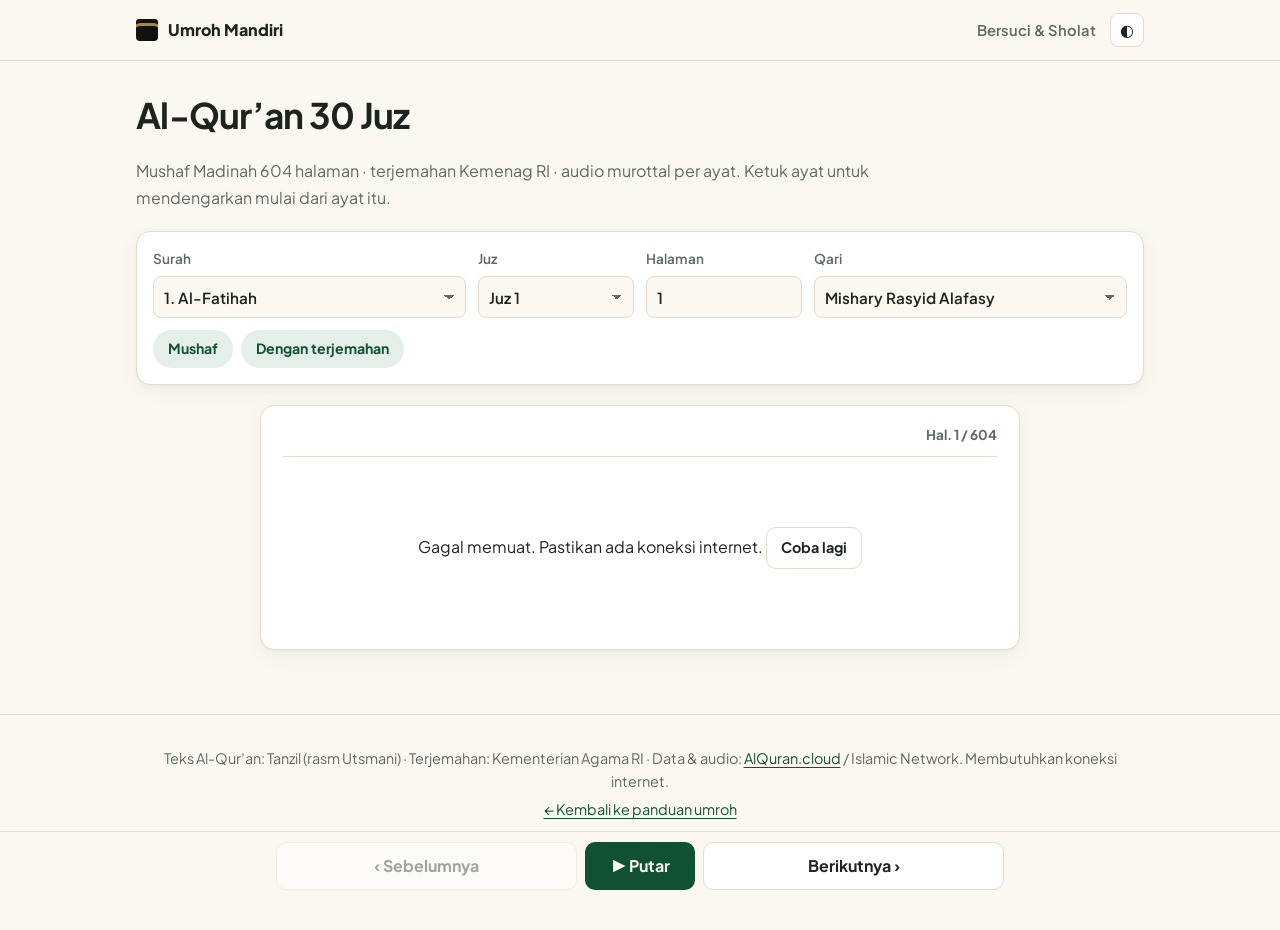
<file: quran.html>
<!doctype html>
<html lang="id">
<head>
  <meta charset="utf-8">
  <meta name="viewport" content="width=device-width, initial-scale=1">
  <title>Al-Qur'an 30 Juz</title>
  <meta name="description" content="Al-Qur'an 30 juz model mushaf Madinah (604 halaman) dengan terjemahan Bahasa Indonesia dan audio murottal per ayat.">
  <link rel="preconnect" href="https://fonts.googleapis.com">
  <link rel="preconnect" href="https://fonts.gstatic.com" crossorigin>
  <link href="https://fonts.googleapis.com/css2?family=Amiri+Quran&family=Amiri:wght@400;700&family=Plus+Jakarta+Sans:wght@400;500;600;700;800&display=swap" rel="stylesheet">
  <link rel="stylesheet" href="style.css?v=20261115b">
  <link rel="icon" href="data:image/svg+xml,<svg xmlns='http://www.w3.org/2000/svg' viewBox='0 0 64 64'><rect width='64' height='64' rx='14' fill='%230f5132'/><rect x='18' y='20' width='28' height='28' fill='%23111'/><rect x='18' y='26' width='28' height='4' fill='%23d4a94a'/></svg>">
</head>
<body class="quran-page">

<header class="topbar">
  <div class="wrap topbar-inner">
    <a href="index.html" class="brand">
      <span class="brand-mark" aria-hidden="true"></span>
      Umroh Mandiri
    </a>
    <nav class="nav nav-static">
      <a href="index.html#sholat">Bersuci & Sholat</a>
      <button class="theme-btn" aria-label="Ganti tema terang/gelap" title="Ganti tema">◐</button>
    </nav>
  </div>
</header>

<main class="section q-main">
  <div class="wrap">
    <h1 class="q-title">Al-Qur’an 30 Juz</h1>
    <p class="muted q-sub">Mushaf Madinah 604 halaman · terjemahan Kemenag RI · audio murottal per ayat. Ketuk ayat untuk mendengarkan mulai dari ayat itu.</p>

    <form class="q-controls" id="q-controls" onsubmit="return false">
      <label>Surah
        <select id="q-surah"></select>
      </label>
      <label>Juz
        <select id="q-juz"></select>
      </label>
      <label>Halaman
        <input type="number" id="q-page" min="1" max="604" inputmode="numeric">
      </label>
      <label>Qari
        <select id="q-qari"></select>
      </label>
      <div class="q-mode" role="group" aria-label="Tampilan">
        <button type="button" class="chip" data-mode="mushaf">Mushaf</button>
        <button type="button" class="chip" data-mode="terjemah">Dengan terjemahan</button>
      </div>
    </form>

    <article class="q-sheet" id="q-sheet" aria-live="polite">
      <header class="q-sheet-head"><span id="q-info"></span><span id="q-pageno"></span></header>
      <div id="q-body"></div>
    </article>
  </div>
</main>

<div class="q-bar">
  <div class="wrap q-bar-inner">
    <button type="button" class="btn btn-ghost" id="q-prev">‹ Sebelumnya</button>
    <button type="button" class="btn btn-primary" id="q-play">▶ Putar</button>
    <button type="button" class="btn btn-ghost" id="q-next">Berikutnya ›</button>
  </div>
</div>

<footer class="footer">
  <div class="wrap">
    <p>Teks Al-Qur’an: Tanzil (rasm Utsmani) · Terjemahan: Kementerian Agama RI · Data & audio: <a href="https://alquran.cloud" target="_blank" rel="noopener">AlQuran.cloud</a> / Islamic Network. Membutuhkan koneksi internet.</p>
    <p><a href="index.html">← Kembali ke panduan umroh</a></p>
  </div>
</footer>

<script src="quran.js?v=20261115b"></script>
</body>
</html>
</file>
<file: style.css>
:root {
  --bg: #fbf8f1;
  --bg-alt: #f3eee2;
  --surface: #ffffff;
  --text: #1d2420;
  --muted: #5d6a63;
  --border: #e3dccb;
  --primary: #0f5132;
  --primary-soft: #e3efe8;
  --accent: #b4862b;
  --accent-soft: #fbf1db;
  --warn: #9a3412;
  --warn-soft: #fff1e8;
  --shadow: 0 1px 2px rgba(0,0,0,.04), 0 6px 20px rgba(15,81,50,.06);
  --radius: 14px;
  color-scheme: light;
}
@media (prefers-color-scheme: dark) {
  :root:not([data-theme="light"]) {
    --bg: #0f1412; --bg-alt: #141b18; --surface: #1a221f; --text: #e8ece9; --muted: #9aa8a1;
    --border: #2a3530; --primary: #5cc28f; --primary-soft: #1b2e25; --accent: #e0b765; --accent-soft: #2b2416;
    --warn: #f4a37a; --warn-soft: #2d1d15; --shadow: 0 1px 2px rgba(0,0,0,.3);
    color-scheme: dark;
  }
}
:root[data-theme="dark"] {
  --bg: #0f1412; --bg-alt: #141b18; --surface: #1a221f; --text: #e8ece9; --muted: #9aa8a1;
  --border: #2a3530; --primary: #5cc28f; --primary-soft: #1b2e25; --accent: #e0b765; --accent-soft: #2b2416;
  --warn: #f4a37a; --warn-soft: #2d1d15; --shadow: 0 1px 2px rgba(0,0,0,.3);
  color-scheme: dark;
}

* { box-sizing: border-box; }
html { scroll-behavior: smooth; scroll-padding-top: 72px; }
body {
  margin: 0; background: var(--bg); color: var(--text);
  font: 16px/1.65 "Plus Jakarta Sans", system-ui, -apple-system, sans-serif;
  -webkit-font-smoothing: antialiased;
}
a { color: var(--primary); text-underline-offset: 3px; }
h1, h2, h3, h4 { line-height: 1.25; margin: 0 0 .6em; }
h2 { font-size: clamp(1.5rem, 3.5vw, 2.1rem); letter-spacing: -.02em; }
h3 { font-size: 1.12rem; }
h4 { font-size: 1rem; margin-top: 1.2em; }
p { margin: 0 0 1em; }
.wrap { max-width: 1040px; margin: 0 auto; padding: 0 16px; }
.muted { color: var(--muted); }
.small { font-size: .85rem; }
.mt { margin-top: 28px; }

/* Topbar */
.topbar {
  position: sticky; top: 0; z-index: 50;
  background: color-mix(in srgb, var(--bg) 88%, transparent);
  backdrop-filter: blur(10px); border-bottom: 1px solid var(--border);
}
.topbar-inner { display: flex; align-items: center; justify-content: space-between; height: 60px; }
.brand { display: flex; gap: 10px; align-items: center; font-weight: 800; color: var(--text); text-decoration: none; }
.brand-mark {
  width: 22px; height: 22px; border-radius: 4px; background: #111;
  box-shadow: inset 0 6px 0 -2px #111, inset 0 9px 0 -2px var(--accent);
}
.nav { display: flex; gap: 4px; align-items: center; }
.nav a {
  color: var(--muted); text-decoration: none; font-weight: 600; font-size: .92rem;
  padding: 6px 10px; border-radius: 8px;
}
.nav a:hover, .nav a.active { color: var(--primary); background: var(--primary-soft); }

/* Menu bertingkat */
.nav-group { position: relative; }
.nav-top {
  display: flex; align-items: center; gap: 4px;
  font: inherit; font-weight: 600; font-size: .92rem;
  color: var(--muted); background: none; border: 0; cursor: pointer;
  padding: 6px 10px; border-radius: 8px;
}
.nav-top:hover, .nav-group.open .nav-top, .nav-top.active { color: var(--primary); background: var(--primary-soft); }
.caret { font-size: .7rem; line-height: 1; transition: transform .15s; }
.nav-group.open .caret { transform: rotate(180deg); }
.nav-menu {
  display: none; position: absolute; top: calc(100% + 6px); left: 0; z-index: 60;
  min-width: 220px; flex-direction: column; gap: 2px;
  background: var(--surface); border: 1px solid var(--border);
  border-radius: 12px; padding: 6px; box-shadow: var(--shadow);
}
.nav-group.open .nav-menu { display: flex; }
.nav-menu a { white-space: nowrap; }
.theme-btn, .menu-btn {
  border: 1px solid var(--border); background: var(--surface); color: var(--text);
  border-radius: 8px; height: 34px; min-width: 34px; cursor: pointer; font-size: 1rem;
}
.menu-btn { display: none; }

/* Hero */
.hero {
  padding: 64px 0 56px;
  background:
    radial-gradient(1200px 400px at 80% -10%, var(--accent-soft), transparent 60%),
    radial-gradient(900px 400px at 0% 0%, var(--primary-soft), transparent 60%);
  border-bottom: 1px solid var(--border);
}
.eyebrow { color: var(--accent); font-weight: 700; font-size: .85rem; text-transform: uppercase; letter-spacing: .08em; }
.hero h1 { font-size: clamp(2rem, 5.5vw, 3.4rem); letter-spacing: -.03em; max-width: 18ch; }
.hero h1 span { color: var(--primary); }
.lead { font-size: 1.12rem; max-width: 62ch; color: var(--muted); }
.lead strong { color: var(--text); }
.hero-cta { display: flex; gap: 12px; flex-wrap: wrap; margin: 24px 0 36px; }
.btn {
  display: inline-block; padding: 12px 20px; border-radius: 10px; font-weight: 700;
  text-decoration: none; border: 1px solid transparent; cursor: pointer; font: inherit; font-weight: 700;
}
.btn-primary { background: var(--primary); color: var(--bg); }
.btn-ghost { border-color: var(--border); color: var(--text); background: var(--surface); }
.small-btn { padding: 8px 14px; font-size: .9rem; margin-top: 16px; }

.route {
  list-style: none; padding: 0; margin: 0; display: grid;
  grid-template-columns: repeat(7, 1fr); gap: 8px;
}
.route li {
  background: var(--surface); border: 1px solid var(--border); border-radius: 10px;
  padding: 10px; font-size: .82rem; font-weight: 600; display: flex; flex-direction: column; gap: 4px;
}
.route span {
  width: 22px; height: 22px; border-radius: 50%; display: grid; place-items: center;
  background: var(--primary); color: var(--bg); font-size: .75rem;
}

/* Sections */
.section { padding: 64px 0; }
.section-alt { background: var(--bg-alt); border-block: 1px solid var(--border); }
.section-lead { color: var(--muted); max-width: 70ch; font-size: 1.05rem; margin-bottom: 32px; }
.section-lead strong { color: var(--text); }
.grid-2 { display: grid; grid-template-columns: 1fr 1fr; gap: 20px; }
.card {
  background: var(--surface); border: 1px solid var(--border); border-radius: var(--radius);
  padding: 24px; box-shadow: var(--shadow);
}
.card-warn { background: var(--warn-soft); border-color: color-mix(in srgb, var(--warn) 30%, transparent); }
.card-warn h3 { color: var(--warn); }

ul.ticks, ul.dots, ol.num { margin: 0; padding-left: 0; list-style: none; }
ul.ticks li, ul.dots li { position: relative; padding-left: 24px; margin-bottom: 8px; }
ul.ticks li::before { content: "✓"; position: absolute; left: 0; color: var(--primary); font-weight: 800; }
ul.dots li::before {
  content: ""; position: absolute; left: 6px; top: .65em; width: 7px; height: 7px;
  border-radius: 50%; background: var(--accent);
}
ul.dots ul { margin: 6px 0 0; padding-left: 18px; }
ul.dots ul li { padding-left: 0; list-style: circle; }
ul.dots ul li::before { display: none; }
ol.num { counter-reset: n; }
ol.num li { counter-increment: n; position: relative; padding-left: 34px; margin-bottom: 10px; }
ol.num li::before {
  content: counter(n); position: absolute; left: 0; top: 1px; width: 24px; height: 24px; border-radius: 50%;
  background: var(--primary-soft); color: var(--primary); font-weight: 800; font-size: .8rem;
  display: grid; place-items: center;
}

.tip {
  margin-top: 14px; padding: 12px 16px; border-radius: 10px;
  background: var(--accent-soft); border-left: 4px solid var(--accent); font-size: .95rem;
}

/* Steps */
.steps { list-style: none; padding: 0; margin: 0; display: grid; gap: 16px; }
.step {
  display: grid; grid-template-columns: 56px 1fr; gap: 16px;
  background: var(--surface); border: 1px solid var(--border); border-radius: var(--radius);
  padding: 22px; box-shadow: var(--shadow);
}
.step-num {
  width: 48px; height: 48px; border-radius: 12px; background: var(--primary); color: var(--bg);
  display: grid; place-items: center; font-weight: 800; font-size: 1.3rem;
}

/* Timeline */
.timeline { position: relative; display: grid; gap: 18px; }
.timeline::before {
  content: ""; position: absolute; left: 54px; top: 8px; bottom: 8px; width: 2px; background: var(--border);
}
.tl-item { display: grid; grid-template-columns: 110px 1fr; gap: 18px; position: relative; }
.tl-day {
  position: relative; z-index: 1; align-self: start; justify-self: center; margin-top: 18px;
  background: var(--bg); border: 2px solid var(--primary); color: var(--primary);
  font-weight: 800; font-size: .8rem; padding: 4px 10px; border-radius: 999px; white-space: nowrap;
}
.tl-key .tl-day { background: var(--primary); color: var(--bg); }
.tl-card {
  background: var(--surface); border: 1px solid var(--border); border-radius: var(--radius);
  padding: 22px; box-shadow: var(--shadow);
}
.tl-key .tl-card { border-color: color-mix(in srgb, var(--primary) 45%, var(--border)); }
.options { display: grid; gap: 12px; }
.opt { border: 1px solid var(--border); border-radius: 10px; padding: 14px 16px; background: var(--bg); }
.opt h4 { margin: 0 0 6px; display: flex; gap: 8px; flex-wrap: wrap; align-items: center; }
.opt p { margin: 0; font-size: .95rem; }
.badge {
  font-size: .72rem; font-weight: 700; background: var(--primary-soft); color: var(--primary);
  padding: 2px 8px; border-radius: 999px;
}
.ar-inline { font-family: "Amiri", serif; font-size: 1.25em; direction: rtl; unicode-bidi: isolate; }

/* Accordion */
.accordion { display: grid; gap: 12px; }
details {
  background: var(--surface); border: 1px solid var(--border); border-radius: var(--radius);
  box-shadow: var(--shadow); overflow: hidden;
}
summary {
  cursor: pointer; padding: 18px 22px; font-weight: 700; list-style: none;
  display: flex; justify-content: space-between; gap: 12px; align-items: center;
}
summary::-webkit-details-marker { display: none; }
summary::after { content: "+"; font-size: 1.4rem; color: var(--accent); line-height: 1; }
details[open] summary::after { content: "−"; }
details[open] summary { border-bottom: 1px solid var(--border); }
.acc-body { padding: 18px 22px 8px; }

.dua {
  background: var(--primary-soft); border-radius: 12px; padding: 16px 18px; margin: 10px 0 14px;
}
.dua .ar {
  font-family: "Amiri", serif; font-size: 1.6rem; line-height: 2; direction: rtl; text-align: right; margin: 0 0 6px;
  color: var(--text);
}
.dua .lat { font-style: italic; margin: 0 0 4px; color: var(--primary); font-weight: 600; }
.dua .tr { margin: 0; color: var(--muted); font-size: .95rem; }
/* Versi ringkas untuk daftar bacaan per putaran */
.dua-sm { padding: 10px 14px; margin: 6px 0 0; }
.dua-sm .ar { font-size: 1.3rem; line-height: 1.9; margin-bottom: 2px; }
.dua-sm .lat { font-size: .92rem; }
.dua-sm .tr { font-size: .88rem; }
ol.num.putaran li { margin-bottom: 16px; }
ol.num.putaran .lbl { font-weight: 700; }
ol.num.putaran .arah { color: var(--muted); font-weight: 600; font-size: .88rem; }

/* Peta */
.peta-tabs { display: flex; gap: 8px; flex-wrap: wrap; margin-bottom: 16px; }
.peta-tabs .chip { font-size: 1rem; padding: 10px 20px; }
.peta-tabs .chip.on { background: var(--primary); color: var(--bg); }
.peta-box {
  height: 460px; border-radius: var(--radius); border: 1px solid var(--border);
  box-shadow: var(--shadow); z-index: 1; background: var(--bg-alt);
}
.peta-box .leaflet-popup-content { font: inherit; font-size: .9rem; line-height: 1.5; }
.peta-box .leaflet-container { font: inherit; }
.peta-h2 { margin-top: 32px; }
.peta-list { list-style: none; margin: 0; padding: 0; display: grid; gap: 10px; }
.peta-item {
  display: flex; gap: 14px; align-items: flex-start; cursor: pointer;
  background: var(--surface); border: 1px solid var(--border); border-radius: var(--radius);
  padding: 14px 16px; box-shadow: var(--shadow);
}
.peta-item:hover { border-color: var(--primary); }
.peta-item p { margin: 4px 0 6px; color: var(--muted); font-size: .92rem; }
.peta-item a { font-size: .88rem; font-weight: 600; }
.peta-pin {
  flex: none; width: 40px; height: 40px; border-radius: 50%; cursor: pointer;
  border: 1px solid var(--border); background: var(--primary-soft); font-size: 1.1rem;
}
.peta-tag {
  font-size: .72rem; font-weight: 800; text-transform: uppercase; letter-spacing: .04em;
  color: var(--primary); background: var(--primary-soft); padding: 2px 8px; border-radius: 999px;
  vertical-align: 2px;
}
.tier-note { margin: 0 0 10px; }

/* Al-Qur'an */
.q-cta {
  display: flex; align-items: center; gap: 16px; margin-bottom: 20px; padding: 16px 20px;
  background: var(--surface); border: 2px solid var(--accent); border-radius: var(--radius);
  color: var(--text); text-decoration: none; box-shadow: var(--shadow);
}
.q-cta:hover { background: var(--accent-soft); }
.q-cta-ar { font-family: "Amiri", serif; font-size: 2rem; color: var(--accent); line-height: 1; flex: none; }
.quran-page { padding-bottom: 76px; }
.q-main { padding-top: 32px; }
.q-title { font-size: clamp(1.6rem, 4vw, 2.2rem); letter-spacing: -.02em; }
.q-sub { max-width: 70ch; }
.q-controls {
  display: grid; grid-template-columns: 2fr 1fr 1fr 2fr; gap: 12px; align-items: end;
  background: var(--surface); border: 1px solid var(--border); border-radius: var(--radius);
  padding: 16px; margin: 20px 0; box-shadow: var(--shadow);
}
.q-controls label { min-width: 0; display: grid; gap: 6px; font-size: .85rem; font-weight: 600; color: var(--muted); }
.q-controls select, .q-controls input {
  font: inherit; font-size: .95rem; color: var(--text); background: var(--bg);
  border: 1px solid var(--border); border-radius: 8px; padding: 0 10px; width: 100%; min-width: 0;
  height: 42px; line-height: normal;
}
.q-controls select {
  -webkit-appearance: none; appearance: none; padding-right: 32px; cursor: pointer;
  text-overflow: ellipsis;
  background-image:
    linear-gradient(45deg, transparent 50%, var(--muted) 50%),
    linear-gradient(135deg, var(--muted) 50%, transparent 50%);
  background-position: right 16px center, right 11px center;
  background-size: 5px 5px; background-repeat: no-repeat;
}
.q-controls select:focus, .q-controls input:focus { outline: 2px solid var(--primary); outline-offset: 1px; }
.q-mode { grid-column: 1 / -1; display: flex; gap: 8px; flex-wrap: wrap; }
.q-mode .chip.on { background: var(--primary); color: var(--bg); }
.q-sheet {
  background: var(--surface); border: 1px solid var(--border); border-radius: var(--radius);
  box-shadow: var(--shadow); padding: 18px 22px 24px; max-width: 760px; margin: 0 auto;
  scroll-margin-top: 72px;
}
.q-sheet-head {
  display: flex; justify-content: space-between; gap: 12px; font-size: .85rem; font-weight: 700;
  color: var(--muted); border-bottom: 1px solid var(--border); padding-bottom: 10px; margin-bottom: 14px;
}
.q-status { text-align: center; padding: 40px 0; }
.q-surah-head {
  display: flex; flex-direction: column; align-items: center; gap: 2px; margin: 18px 0 8px; padding: 10px;
  border: 2px solid var(--accent); border-radius: 12px; background: var(--accent-soft);
}
.q-surah-ar { font-family: "Amiri Quran", "Amiri", serif; font-size: 1.6rem; line-height: 1.6; }
.q-surah-lat { font-size: .82rem; font-weight: 700; color: var(--muted); }
.q-basmalah { font-family: "Amiri Quran", "Amiri", serif; font-size: 1.6rem; text-align: center; direction: rtl; margin: 6px 0 4px; }
.q-mushaf, .q-row-ar {
  font-family: "Amiri Quran", "Amiri", serif; direction: rtl; text-align: justify; text-align-last: center;
  font-size: 1.75rem; line-height: 2.3; margin: 0 0 6px; color: var(--text);
}
.q-row-ar { text-align: right; text-align-last: auto; }
.q-ayah { cursor: pointer; border-radius: 6px; transition: background .2s; }
.q-mark { color: var(--accent); cursor: pointer; white-space: nowrap; }
.q-sajda { color: var(--accent); margin-inline-start: 4px; }
.q-ayah.playing, .q-row.playing { background: var(--primary-soft); }
.q-mark.playing { color: var(--primary); }
.q-row { border-top: 1px solid var(--border); padding: 12px 10px; border-radius: 10px; cursor: pointer; }
.q-row-head { display: flex; justify-content: space-between; align-items: center; font-size: .8rem; font-weight: 700; color: var(--muted); }
.q-row-play {
  border: 1px solid var(--border); background: var(--surface); color: var(--primary);
  border-radius: 999px; width: 32px; height: 32px; cursor: pointer; font-size: .8rem;
}
.q-row-tr { margin: 0; color: var(--muted); font-size: .95rem; }
.q-bar {
  position: fixed; left: 0; right: 0; bottom: 0; z-index: 40; padding: 10px 0;
  background: color-mix(in srgb, var(--bg) 92%, transparent); backdrop-filter: blur(10px);
  border-top: 1px solid var(--border);
}
.q-bar-inner { display: grid; grid-template-columns: minmax(0, 1fr) auto minmax(0, 1fr); gap: 8px; max-width: 760px; }
.q-bar .btn { padding: 10px 14px; white-space: nowrap; overflow: hidden; text-overflow: ellipsis; }
.q-bar .btn:disabled { opacity: .4; cursor: default; }
#q-play { min-width: 110px; }

/* Penghitung tawaf & sa'i */
.counter {
  background: var(--surface); border: 1px solid var(--border); border-radius: var(--radius);
  padding: 16px 18px; margin: 14px 0; box-shadow: var(--shadow);
}
.counter-head { display: flex; flex-wrap: wrap; justify-content: space-between; gap: 4px 12px; margin-bottom: 10px; }
.counter-status { color: var(--primary); font-weight: 700; font-size: .95rem; }
.counter-dots { display: flex; gap: 6px; margin-bottom: 12px; }
.counter-dots span { flex: 1; height: 8px; border-radius: 999px; background: var(--border); transition: background .2s; }
.counter-dots span.on { background: var(--primary); }
.counter-tap {
  width: 100%; min-height: 150px; border: 0; border-radius: 14px; cursor: pointer;
  background: var(--primary); color: var(--bg); font: inherit; touch-action: manipulation;
  display: flex; flex-wrap: wrap; align-items: baseline; justify-content: center; align-content: center; gap: 0 6px;
  -webkit-tap-highlight-color: transparent; user-select: none;
}
.counter-tap:active { transform: scale(.98); }
.counter-num { font-size: 4rem; font-weight: 800; line-height: 1; font-variant-numeric: tabular-nums; }
.counter-of { font-size: 1.5rem; font-weight: 700; opacity: .8; }
.counter-tap small { flex-basis: 100%; text-align: center; margin-top: 8px; opacity: .85; font-size: .9rem; }
.counter.done .counter-tap { background: var(--accent); cursor: default; }
.counter-actions { display: flex; gap: 8px; flex-wrap: wrap; }
.counter-actions .small-btn { margin-top: 12px; }

/* Hotels */
.hotel-note { margin-bottom: 28px; padding: 16px 20px; }
.hotel-note p { margin: 0; }
.hotel-cols { align-items: start; }
.city { font-size: 1.3rem; }
.tier {
  background: var(--surface); border: 1px solid var(--border); border-radius: var(--radius);
  padding: 16px 18px; margin-bottom: 14px; box-shadow: var(--shadow);
}
.tier-rec { border-color: color-mix(in srgb, var(--primary) 50%, var(--border)); border-width: 2px; }
.tier-head { display: flex; gap: 8px; flex-wrap: wrap; align-items: center; margin-bottom: 8px; font-size: .85rem; }
.tier-tag { font-weight: 800; font-size: .78rem; padding: 3px 10px; border-radius: 999px; text-transform: uppercase; letter-spacing: .05em; }
.tag-hemat { background: var(--primary-soft); color: var(--primary); }
.tag-menengah { background: var(--primary); color: var(--bg); }
.tag-mewah { background: var(--accent-soft); color: var(--accent); }
.hotels { list-style: none; margin: 0; padding: 0; }
.hotels li {
  display: flex; justify-content: space-between; gap: 12px; padding: 10px 0;
  border-top: 1px dashed var(--border);
}
.hotels li:first-child { border-top: 0; }
.hotels p { margin: 2px 0 0; font-size: .88rem; color: var(--muted); }
.price {
  flex: none; font-weight: 800; font-size: .88rem; color: var(--primary); white-space: nowrap;
  font-variant-numeric: tabular-nums; text-align: right;
}
/* Perkiraan rupiah di samping harga riyal */
.rp { color: var(--muted); font-weight: 500; font-size: .9em; white-space: nowrap; }
.price .rp { display: block; font-weight: 600; margin-top: 2px; }
.worth {
  background: var(--accent-soft); border: 1px solid color-mix(in srgb, var(--accent) 40%, transparent);
  border-radius: var(--radius); padding: 18px 20px;
}
.worth p { margin: 0 0 6px; }
.worth-label { font-weight: 800; color: var(--accent); }
.worth-combo { font-size: 1.05rem; }

.presets { display: flex; gap: 8px; flex-wrap: wrap; align-items: center; margin-bottom: 16px; }
.chip {
  font: inherit; font-weight: 700; font-size: .88rem; cursor: pointer; color: var(--primary);
  background: var(--primary-soft); border: 1px solid transparent; border-radius: 999px; padding: 6px 14px;
}
.chip:hover { border-color: var(--primary); }
.calc-cur { margin-bottom: 24px; }
.calc-cur .chip.on { background: var(--primary); color: var(--bg); }

/* Calculator */
.calc { display: grid; grid-template-columns: 1.4fr 1fr; gap: 20px; align-items: start; }
.calc-form {
  display: grid; grid-template-columns: 1fr 1fr; gap: 14px;
  background: var(--surface); border: 1px solid var(--border); border-radius: var(--radius); padding: 22px;
  box-shadow: var(--shadow);
}
.calc-form label { display: grid; gap: 6px; font-size: .85rem; font-weight: 600; color: var(--muted); }
.money-in { position: relative; display: block; }
.money-in .cur, .money-in .cur-fixed {
  position: absolute; left: 12px; top: 50%; transform: translateY(-50%);
  font-size: .85rem; font-weight: 800; color: var(--primary); pointer-events: none;
}
.calc-form .money-in input { padding-left: 48px; }
.calc-form input {
  font: inherit; font-size: 1rem; color: var(--text); background: var(--bg);
  border: 1px solid var(--border); border-radius: 8px; padding: 9px 12px; width: 100%;
  font-variant-numeric: tabular-nums;
}
.calc-form input:focus { outline: 2px solid var(--primary); outline-offset: 1px; }
.calc-result {
  position: sticky; top: 80px; background: var(--primary); color: var(--bg);
  border-radius: var(--radius); padding: 24px;
}
.calc-result .muted { color: color-mix(in srgb, var(--bg) 75%, transparent); }
.calc-label { margin: 0; font-weight: 600; opacity: .85; }
.calc-total { font-size: 2.2rem; font-weight: 800; margin: 4px 0; font-variant-numeric: tabular-nums; letter-spacing: -.02em; }
.calc-per { margin: 0 0 16px; opacity: .9; font-variant-numeric: tabular-nums; }
.calc-breakdown { margin: 0 0 14px; display: grid; grid-template-columns: 1fr auto; gap: 6px 12px; font-size: .92rem; }
.calc-breakdown dt { opacity: .85; }
.calc-breakdown dt small { display: block; font-size: .8rem; opacity: .8; font-variant-numeric: tabular-nums; }
.calc-breakdown .calc-kurs { grid-column: 1 / -1; font-size: .8rem; opacity: .7; margin-top: 4px; }
.calc-breakdown dd { margin: 0; font-weight: 700; text-align: right; font-variant-numeric: tabular-nums; }

/* Checklist */
.pill {
  display: inline-block; background: var(--primary); color: var(--bg); font-weight: 800;
  padding: 2px 10px; border-radius: 999px; font-size: .9rem; margin-left: 6px;
}
.checklist { display: grid; grid-template-columns: repeat(3, 1fr); gap: 16px; }
.cl-group {
  background: var(--surface); border: 1px solid var(--border); border-radius: var(--radius); padding: 18px 20px;
  box-shadow: var(--shadow);
}
.cl-group h3 { font-size: 1rem; }
.cl-group label { display: flex; gap: 10px; align-items: flex-start; padding: 5px 0; cursor: pointer; font-size: .95rem; }
.cl-group input { accent-color: var(--primary); width: 18px; height: 18px; margin-top: 3px; flex: none; }
.cl-group input:checked + span { text-decoration: line-through; color: var(--muted); }

.disclaimer { padding: 32px 0; font-size: .92rem; color: var(--muted); }
.footer { border-top: 1px solid var(--border); padding: 28px 0; color: var(--muted); font-size: .9rem; text-align: center; }
.footer p { margin: 4px 0; }

/* Responsive */
@media (max-width: 900px) {
  .route { grid-template-columns: repeat(4, 1fr); }
  .checklist { grid-template-columns: 1fr 1fr; }
  .calc { grid-template-columns: 1fr; }
  .calc-result { position: static; }
}
@media (max-width: 820px) {
  .menu-btn { display: block; }
  .nav {
    display: none; position: absolute; top: 60px; left: 0; right: 0; flex-direction: column; align-items: stretch;
    background: var(--bg); border-bottom: 1px solid var(--border); padding: 8px 16px 16px;
  }
  .nav.open { display: flex; }
  .nav a { padding: 10px 12px; }
  .nav-top { width: 100%; justify-content: space-between; padding: 10px 12px; }
  .nav-menu {
    position: static; min-width: 0; border: 0; box-shadow: none;
    background: none; padding: 0 0 4px 12px;
  }
  .nav-menu a { white-space: normal; }
  .theme-btn { align-self: flex-start; margin-top: 6px; }
  .nav.nav-static {
    display: flex; position: static; flex-direction: row; align-items: center;
    background: none; border: 0; padding: 0;
  }
  .nav-static .theme-btn { margin-top: 0; }
}
@media (max-width: 760px) {
  .q-controls { grid-template-columns: repeat(2, minmax(0, 1fr)); }
  .q-sheet { padding: 14px 14px 20px; }
  .q-mushaf, .q-row-ar { font-size: 1.5rem; line-height: 2.2; }
  .q-bar .btn { padding: 10px 8px; font-size: .9rem; }
  .peta-box { height: 340px; }
  .hotels li { flex-direction: column; gap: 2px; }
  .grid-2 { grid-template-columns: 1fr; }
  .step { grid-template-columns: 1fr; gap: 10px; padding: 18px; }
  .step-num { width: 40px; height: 40px; font-size: 1.1rem; }
  .timeline::before { left: 8px; }
  .tl-item { grid-template-columns: 1fr; gap: 8px; padding-left: 24px; }
  .tl-day { justify-self: start; margin-top: 0; }
  .tl-card { padding: 18px; }
  .calc-form { grid-template-columns: 1fr; }
  .checklist { grid-template-columns: 1fr; }
  .section { padding: 48px 0; }
  .dua .ar { font-size: 1.35rem; }
}
@media (max-width: 480px) {
  .route { grid-template-columns: repeat(2, 1fr); }
}
</file>
